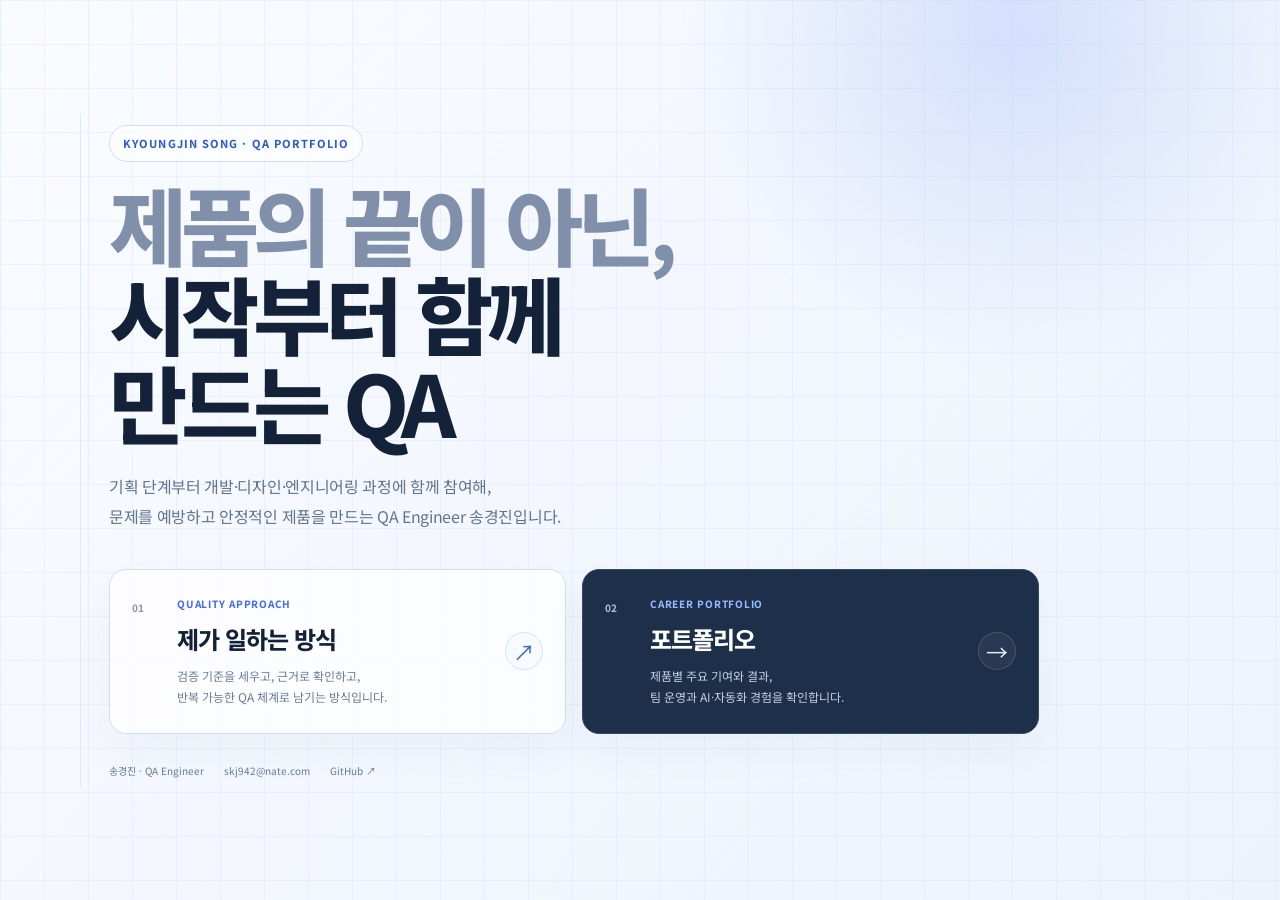
<file: index.html>
<!doctype html>
<html lang="ko">
<head>
<meta charset="utf-8">
<meta name="viewport" content="width=device-width, initial-scale=1">
<meta name="theme-color" content="#f2f6ff">
<meta name="description" content="송경진 QA 포트폴리오. 웹·앱·SaaS 제품의 테스트 실무, QA 운영과 자동화 경험을 소개합니다.">
<title>송경진 | QA Engineer</title>
<link rel="stylesheet" href="style.css">
<link rel="stylesheet" href="entry.css">
<link rel="stylesheet" href="motion.css">
<script src="motion.js" defer></script>
<link rel="stylesheet" href="typography.css">
</head>
<body class="entry-page">
<a class="skip" href="#intro">소개 바로가기</a>
<main id="intro" class="entry">
  <div class="entry-content">
    <div class="entry-label">KYOUNGJIN SONG · QA PORTFOLIO</div>
    <h1><span class="entry-muted">제품의 끝이 아닌,</span><span>시작부터 함께</span><span>만드는 QA</span></h1>
    <p class="entry-description">기획 단계부터 개발·디자인·엔지니어링 과정에 함께 참여해,<br class="desktop-break"> 문제를 예방하고 안정적인 제품을 만드는 QA Engineer 송경진입니다.</p>
    <nav class="entry-paths" aria-label="포트폴리오 시작하기">
      <a class="entry-card" href="approach/"><span class="entry-number" aria-hidden="true">01</span><div><span class="entry-kicker">QUALITY APPROACH</span><h2>제가 일하는 방식</h2><p>검증 기준을 세우고, 근거로 확인하고,<br>반복 가능한 QA 체계로 남기는 방식입니다.</p></div><span class="entry-arrow" aria-hidden="true">↗</span></a>
      <a class="entry-card entry-card-primary" href="portfolio/"><span class="entry-number" aria-hidden="true">02</span><div><span class="entry-kicker">CAREER PORTFOLIO</span><h2>포트폴리오</h2><p>제품별 주요 기여와 결과,<br>팀 운영과 AI·자동화 경험을 확인합니다.</p></div><span class="entry-arrow" aria-hidden="true">→</span></a>
    </nav>
    <div class="entry-footer"><span>송경진 · QA Engineer</span><a href="mailto:skj942@nate.com">skj942@nate.com</a><a href="https://github.com/song1652" target="_blank" rel="noopener">GitHub ↗</a></div>
  </div>
</main>
</body>
</html>
</file>
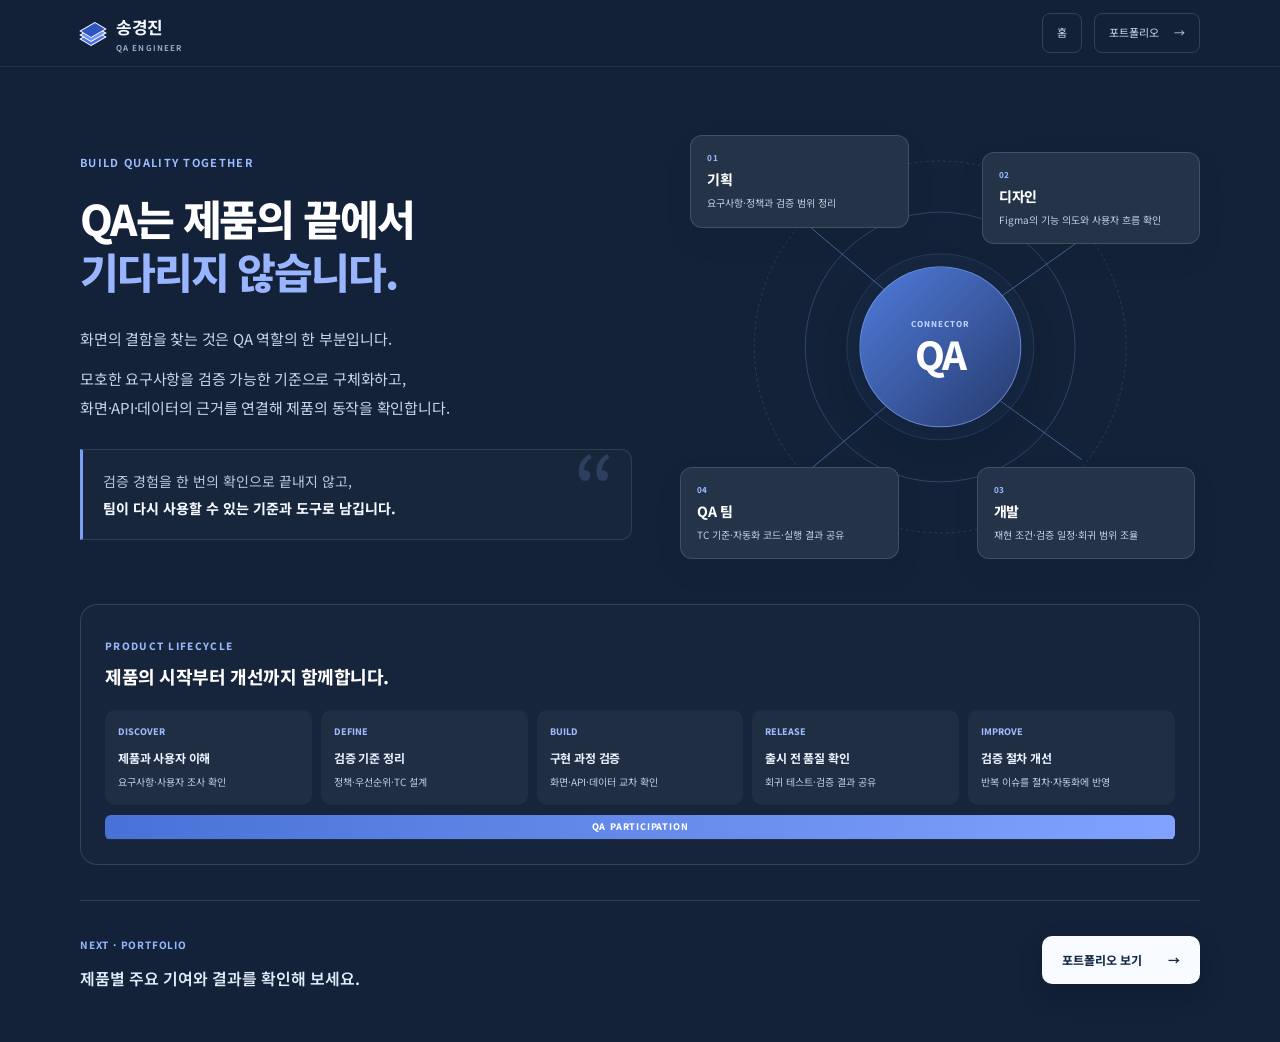
<file: approach/index.html>
<!doctype html>
<html lang="ko"><head><meta charset="utf-8"><meta name="viewport" content="width=device-width, initial-scale=1">
<meta name="theme-color" content="#132238"><meta name="description" content="송경진의 QA 방식. 기획·디자인·개발·QA 팀과 기준을 맞추고 제품 전 과정에서 품질을 검증합니다.">
<title>제가 일하는 방식 | 송경진 QA Engineer</title>
<link rel="stylesheet" href="../style.css"><link rel="stylesheet" href="../refresh.css"><link rel="stylesheet" href="../approach.css">
<script src="../approach.js" defer></script><link rel="stylesheet" href="../typography.css">
</head>
<body class="approach-page"><a class="skip" href="#approach-heading">본문 바로가기</a>
<header class="approach-header"><div class="wrap"><a class="approach-brand" href="../" aria-label="송경진 소개 화면"><span class="sig" aria-hidden="true"><i></i><i></i><i></i></span><span>송경진<small>QA ENGINEER</small></span></a><div class="approach-header-actions"><a href="../" aria-label="소개 화면으로 돌아가기">홈</a><a href="../portfolio/">포트폴리오 <span aria-hidden="true">→</span></a></div></div></header>
<main><section id="approach" class="approach-section" aria-labelledby="approach-heading"><div class="wrap">
  <div class="quality-layout">
    <div class="quality-copy">
      <div class="eyebrow">BUILD QUALITY TOGETHER</div>
      <h1 id="approach-heading">QA는 제품의 끝에서<br><em>기다리지 않습니다.</em></h1>
      <p>화면의 결함을 찾는 것은 QA 역할의 한 부분입니다.</p>
      <p>모호한 요구사항을 검증 가능한 기준으로 구체화하고,<br class="quality-wide"> 화면·API·데이터의 근거를 연결해 제품의 동작을 확인합니다.</p>
      <blockquote><p>검증 경험을 한 번의 확인으로 끝내지 않고,<br><strong>팀이 다시 사용할 수 있는 기준과 도구로 남깁니다.</strong></p><span aria-hidden="true">“</span></blockquote>
    </div>
    <div class="quality-orbit" role="group" aria-label="기획, 디자인, 개발, QA 팀을 연결하는 QA">
      <svg class="quality-orbit-lines" viewBox="0 0 540 440" fill="none" aria-hidden="true">
        <circle cx="270" cy="220" r="193" stroke="#365178" stroke-dasharray="3 3" opacity=".6"/>
        <circle cx="270" cy="220" r="140" stroke="#405c85" opacity=".65"/>
        <path d="M132 93 240 184M420 106 303 189M129 352 241 259M417 337 302 254" stroke="#597fbe" opacity=".75"/>
      </svg>
      <div class="quality-qa"><span>CONNECTOR</span><strong>QA</strong></div>
      <div class="quality-node quality-node-plan"><span>01</span><h3>기획</h3><p>요구사항·정책과 검증 범위 정리</p></div>
      <div class="quality-node quality-node-design"><span>02</span><h3>디자인</h3><p>Figma의 기능 의도와 사용자 흐름 확인</p></div>
      <div class="quality-node quality-node-dev"><span>03</span><h3>개발</h3><p>재현 조건·검증 일정·회귀 범위 조율</p></div>
      <div class="quality-node quality-node-team"><span>04</span><h3>QA 팀</h3><p>TC 기준·자동화 코드·실행 결과 공유</p></div>
    </div>
  </div>
  <div class="quality-lifecycle">
    <div class="quality-lifecycle-heading"><span>PRODUCT LIFECYCLE</span><h3>제품의 시작부터 개선까지 함께합니다.</h3></div>
    <ol class="quality-stages">
      <li><span>DISCOVER</span><strong>제품과 사용자 이해</strong><p>요구사항·사용자 조사 확인</p></li>
      <li><span>DEFINE</span><strong>검증 기준 정리</strong><p>정책·우선순위·TC 설계</p></li>
      <li><span>BUILD</span><strong>구현 과정 검증</strong><p>화면·API·데이터 교차 확인</p></li>
      <li><span>RELEASE</span><strong>출시 전 품질 확인</strong><p>회귀 테스트·검증 결과 공유</p></li>
      <li><span>IMPROVE</span><strong>검증 절차 개선</strong><p>반복 이슈를 절차·자동화에 반영</p></li>
    </ol>
    <div class="quality-participation">QA PARTICIPATION</div>
  </div>
<div class="approach-ending"><div><span>NEXT · PORTFOLIO</span><p>제품별 주요 기여와 결과를 확인해 보세요.</p></div><a href="../portfolio/">포트폴리오 보기 <span aria-hidden="true">→</span></a></div></div></section></main></body></html>
</file>
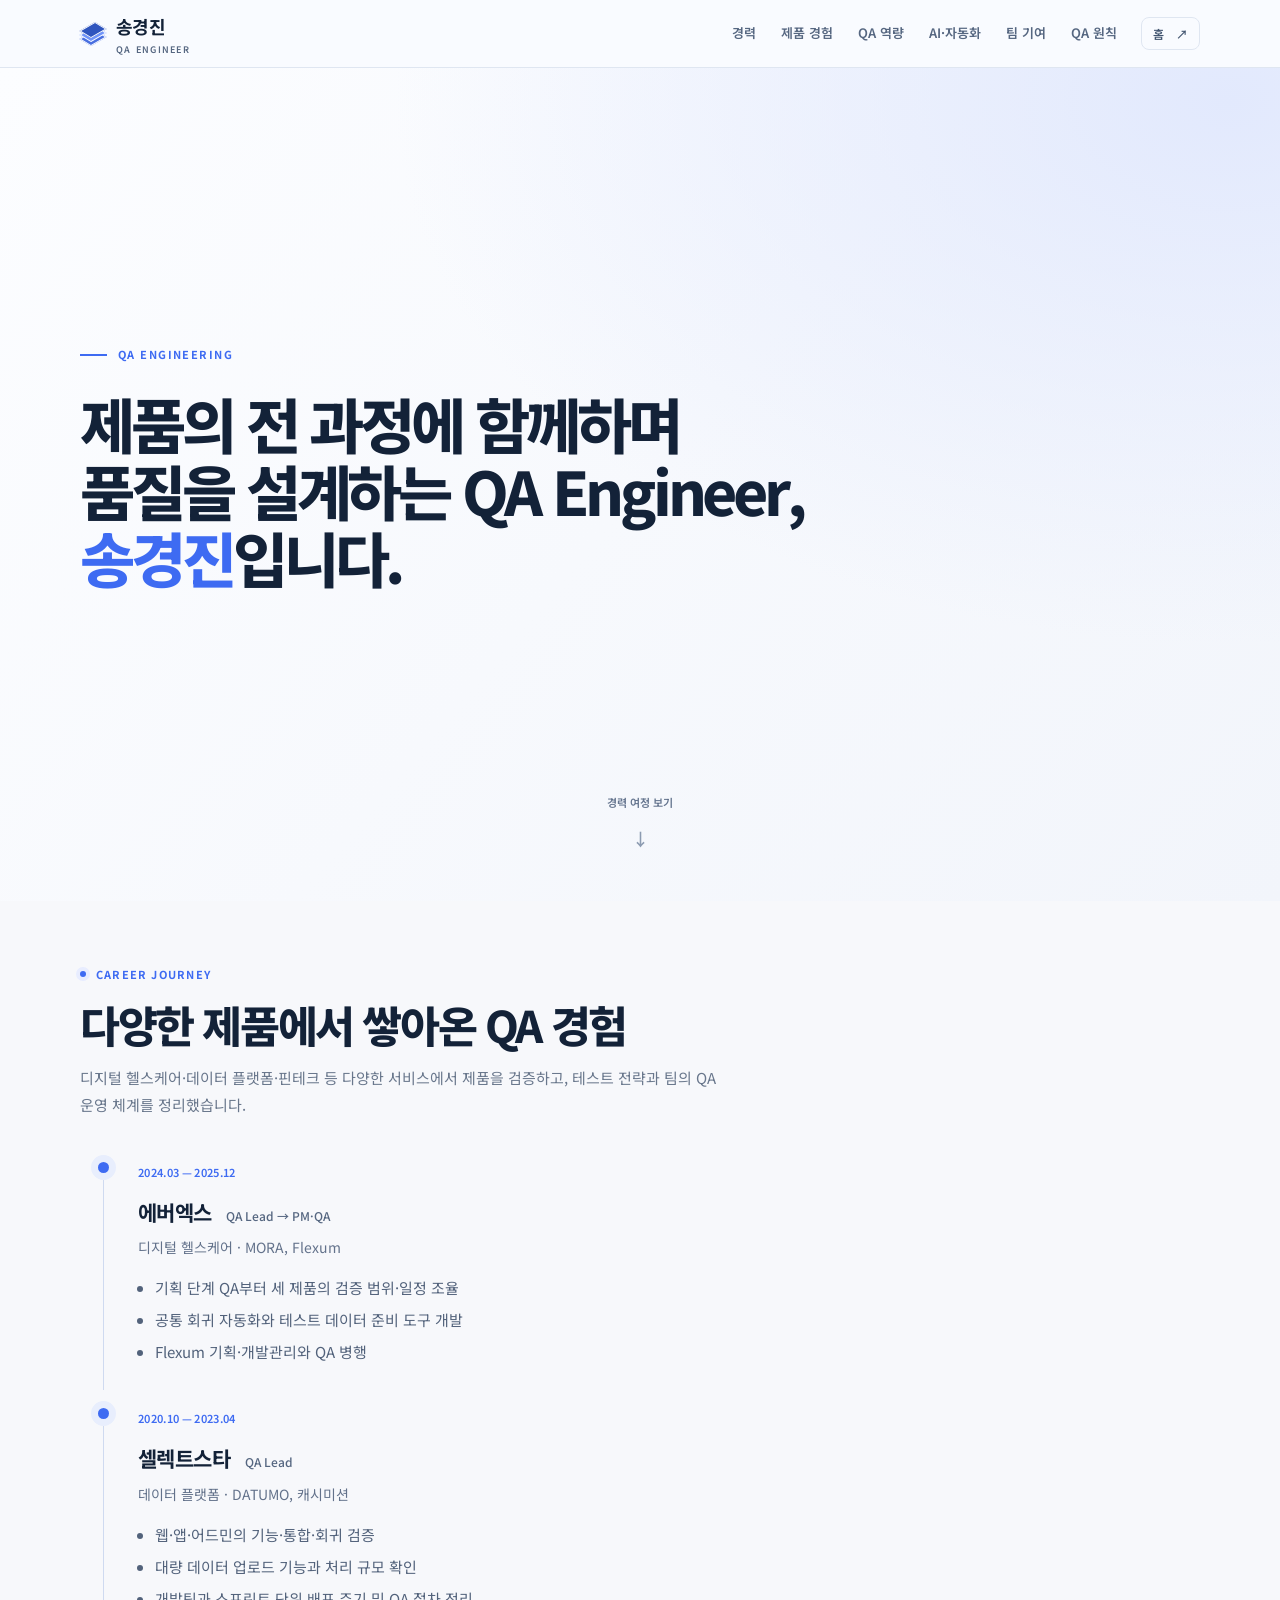
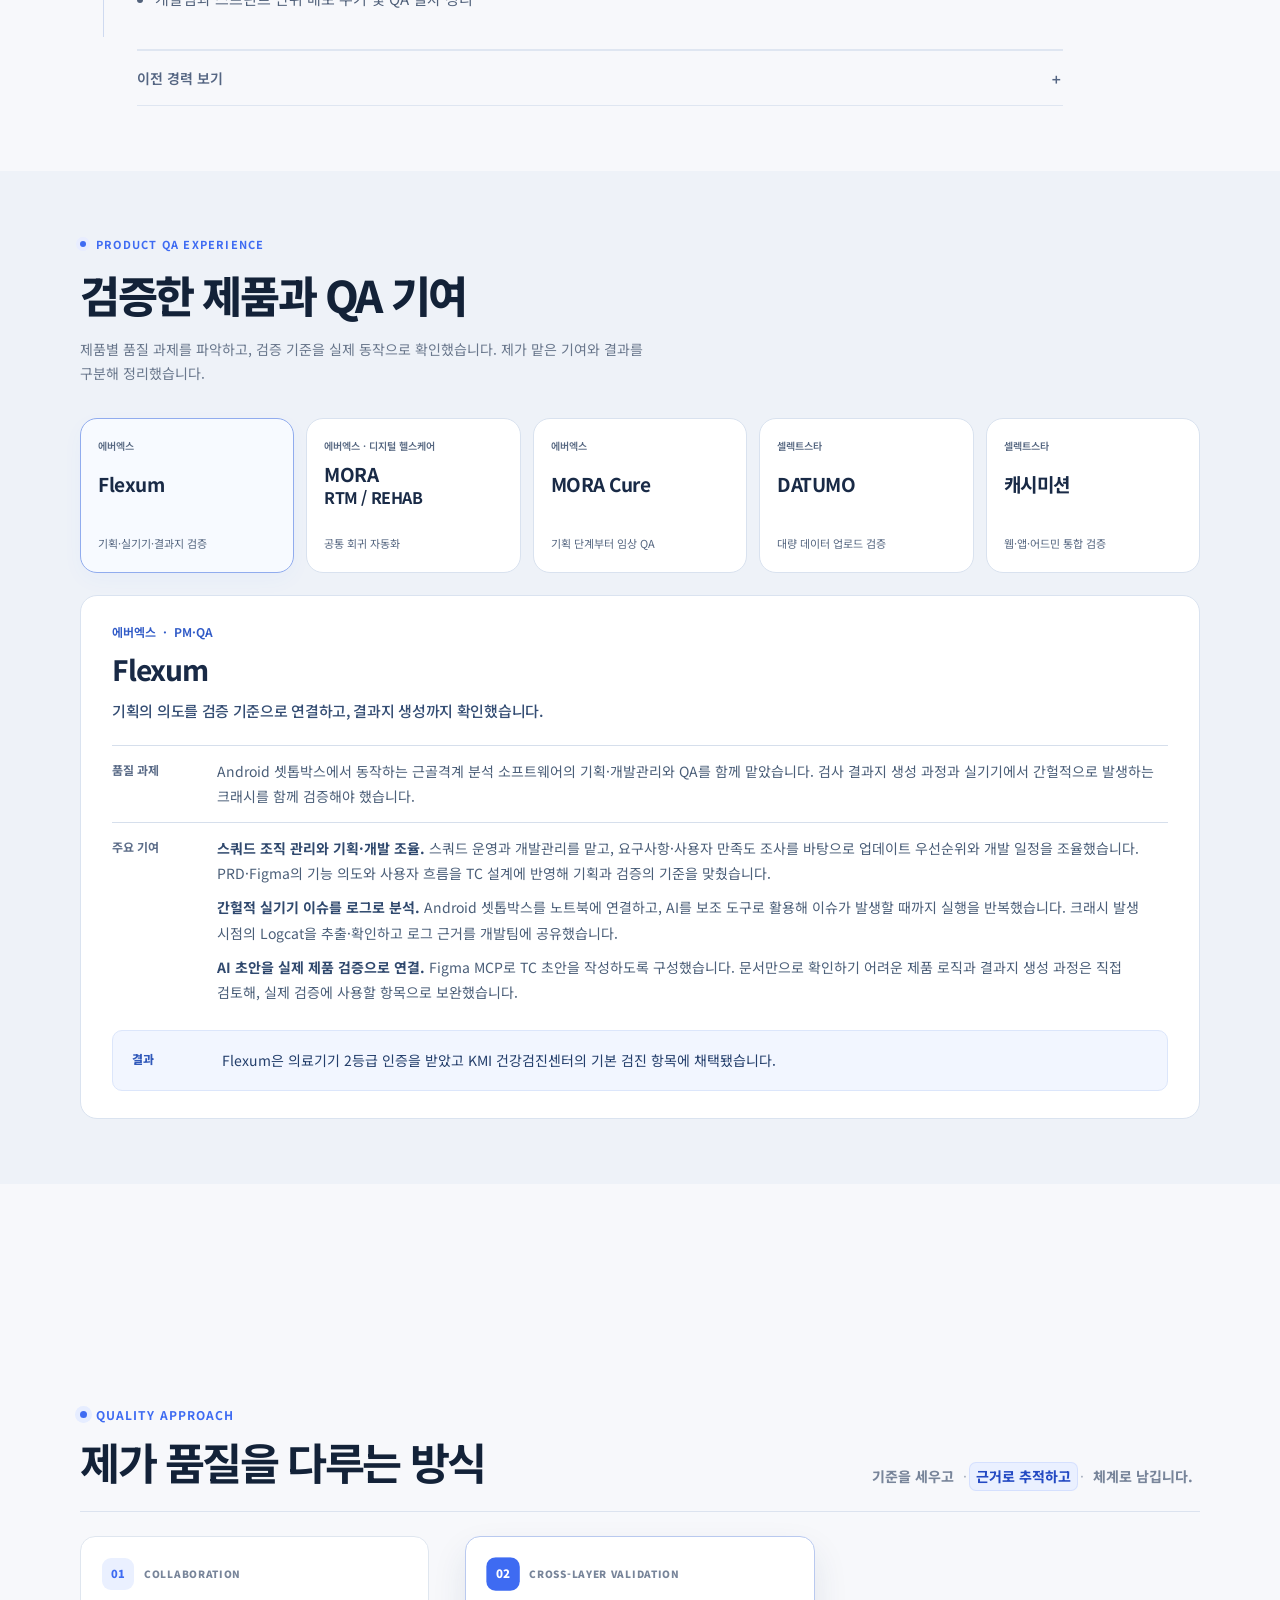
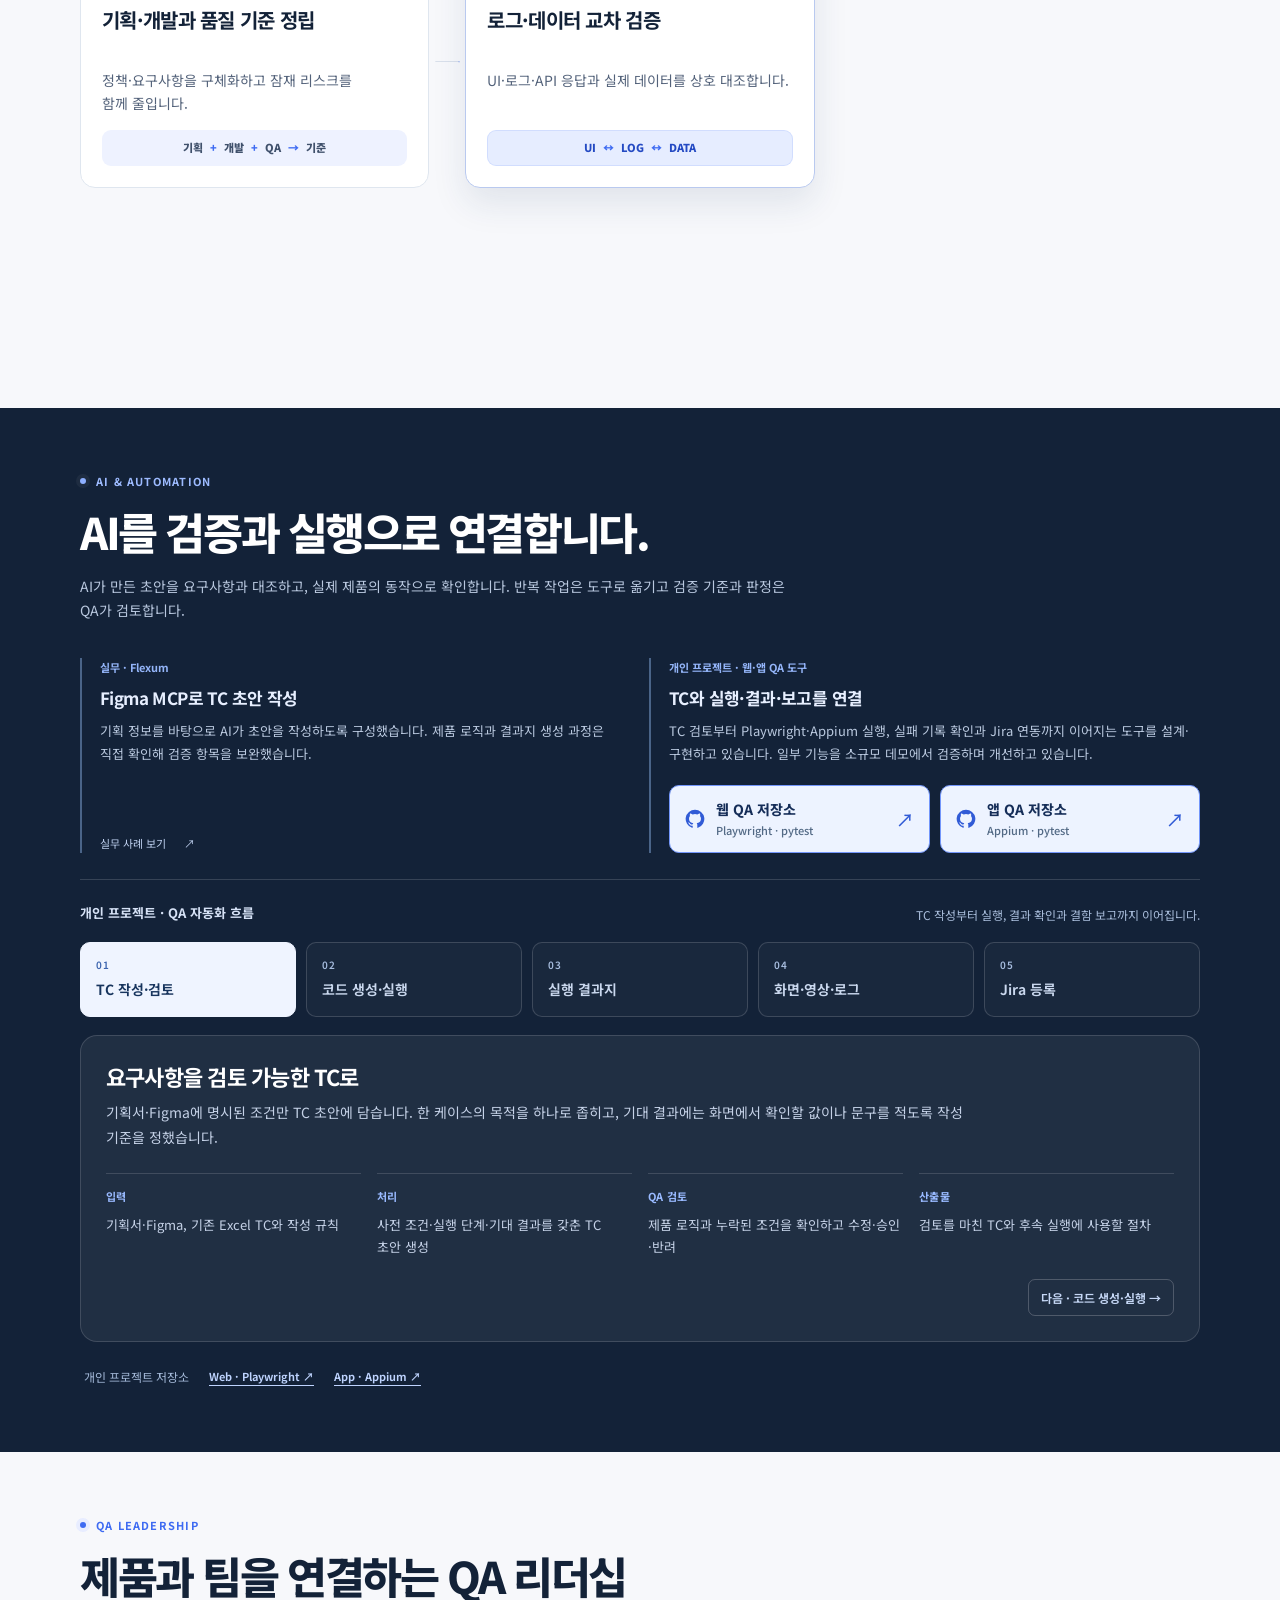
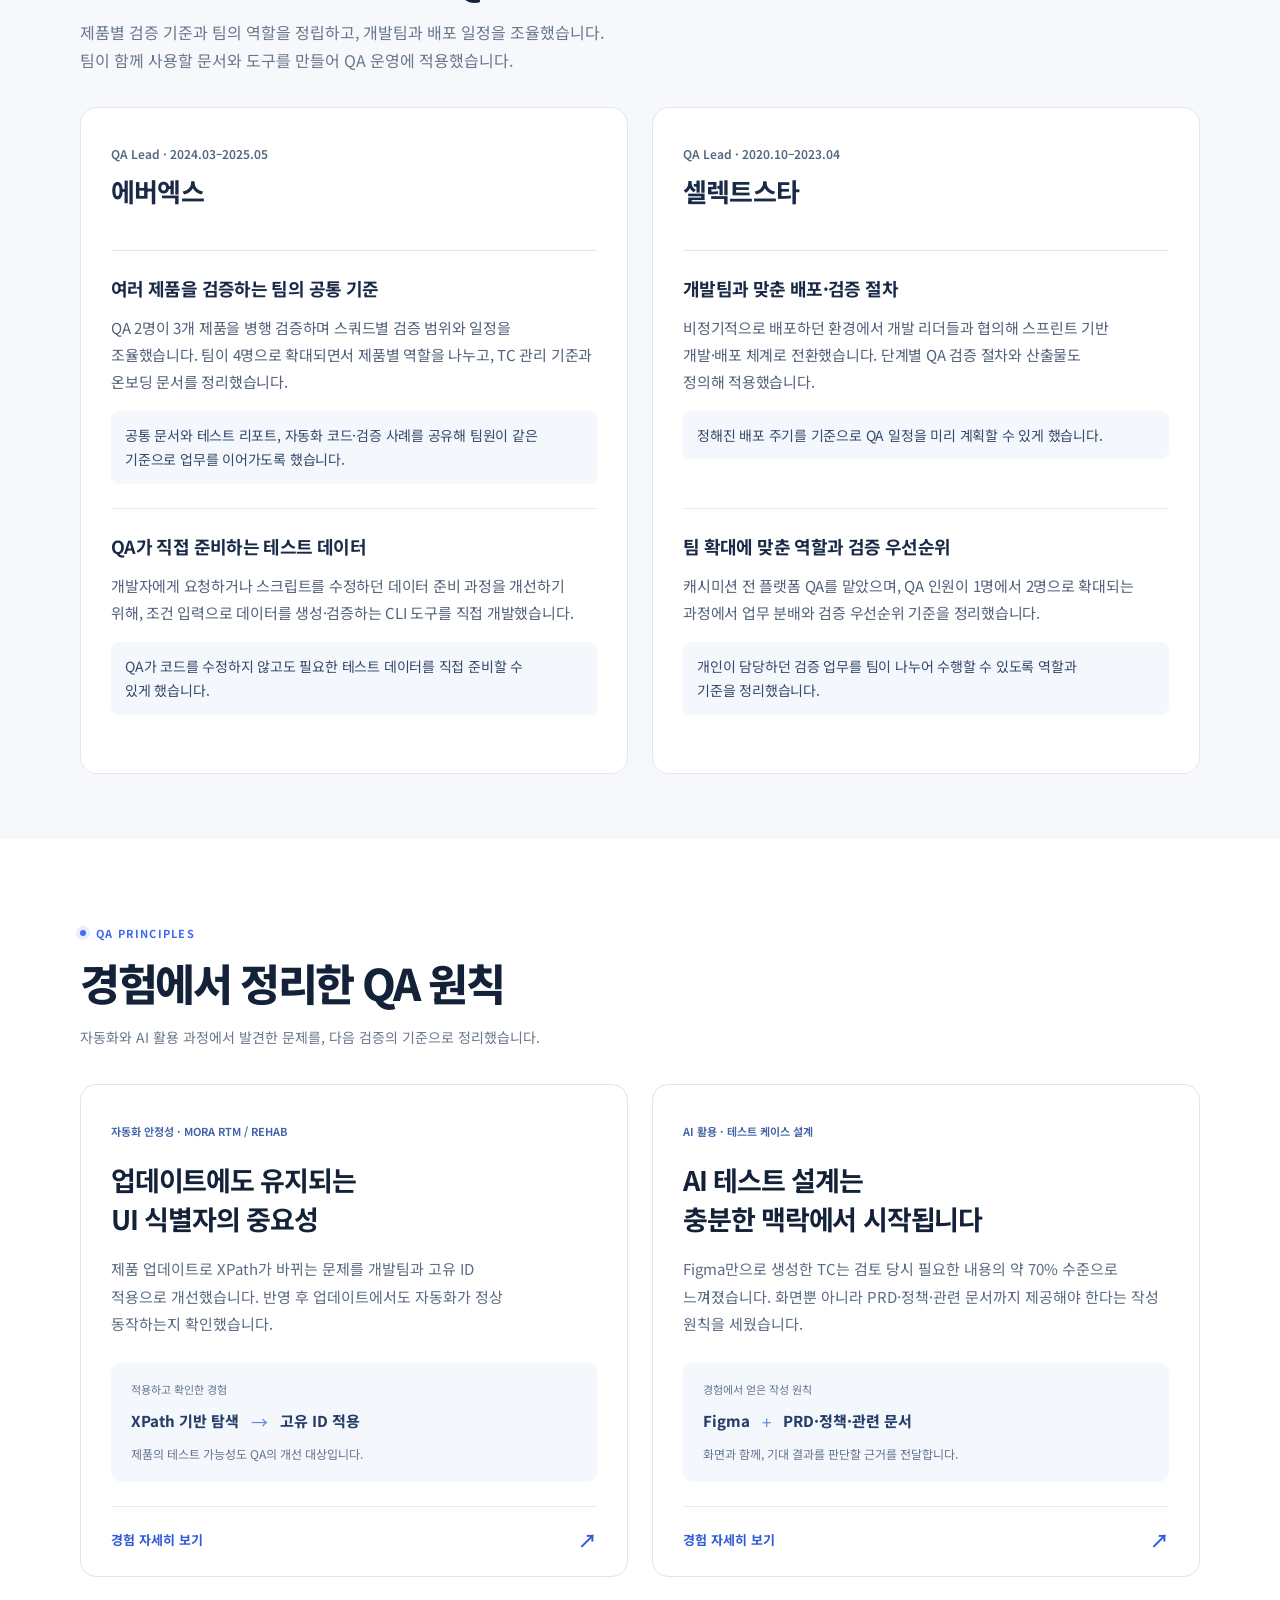
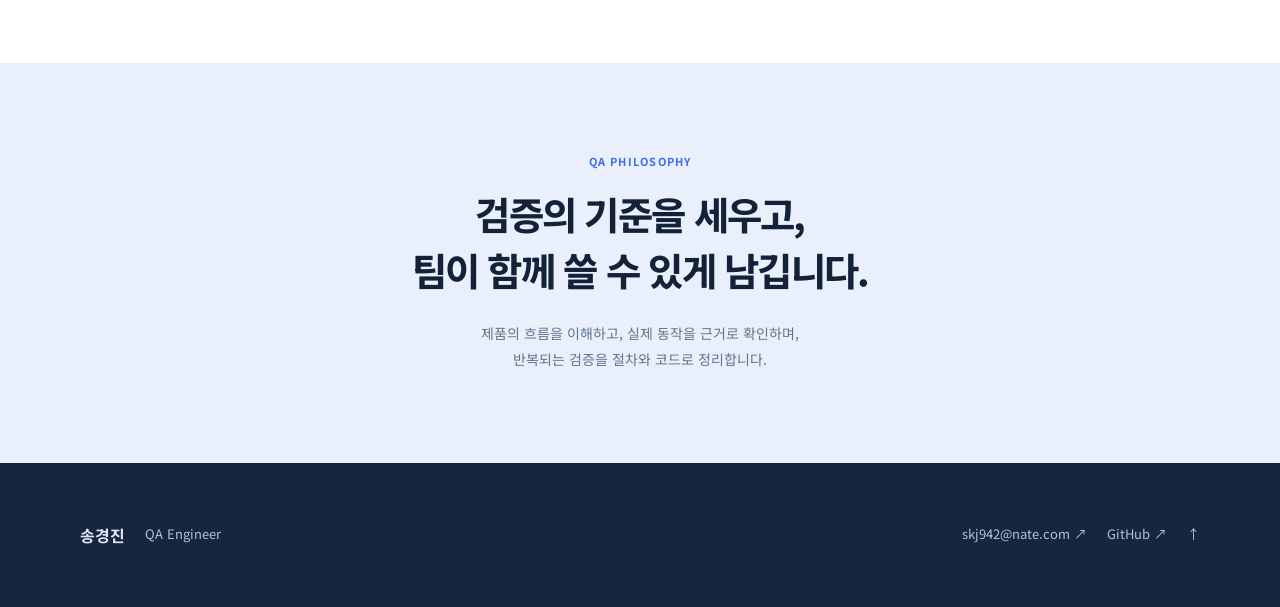
<file: portfolio/index.html>
<!doctype html>
<html lang="ko">
<head>
<meta charset="utf-8"><meta name="viewport" content="width=device-width, initial-scale=1">
<meta name="theme-color" content="#f1f6ff"><meta name="description" content="송경진 QA 포트폴리오. 에버엑스와 셀렉트스타에서 맡은 제품 검증, 테스트 자동화 코드와 직접 만든 웹·앱 QA 도구를 소개합니다.">
<title>송경진 | QA Engineer</title>
<link rel="stylesheet" href="../style.css">
<link rel="stylesheet" href="../home.css">
<link rel="stylesheet" href="../cases.css">
<link rel="stylesheet" href="../lab.css">
<link rel="stylesheet" href="../refresh.css">
<link rel="stylesheet" href="../article.css">
<script src="../portfolio.js" defer></script>
<script src="../cases.js" defer></script>
<script src="../lab.js" defer></script>
<link rel="stylesheet" href="../motion.css">
<script src="../motion.js" defer></script>
<link rel="stylesheet" href="../typography.css">
<link rel="stylesheet" href="../quality.css">
<script src="../quality.js" defer></script>
<link rel="stylesheet" href="../leadership.css">
<link rel="stylesheet" href="../project-links.css">
<link rel="stylesheet" href="../principles.css">
</head>
<body>
<a class="skip" href="#work">본문 바로가기</a>
<header class="top"><div class="wrap bar"><a class="brand" href="#home" aria-label="송경진 포트폴리오 처음으로"><span class="sig" aria-hidden="true"><i></i><i></i><i></i></span><span>송경진<small class="brand-sub">QA ENGINEER</small></span></a><nav aria-label="주 메뉴"><a href="#career">경력</a><a href="#work">제품 경험</a><a href="#competencies">QA 역량</a><a href="#lab">AI·자동화</a><a href="#impact">팀 기여</a><a href="#principles">QA 원칙</a></nav><a class="nav-git home-link" href="../" aria-label="소개 화면으로 돌아가기">홈 <span aria-hidden="true">↗</span></a></div></header>
<main id="home">
<section class="hero"><div class="wrap hero-grid">
<div class="hero-copy"><div class="role"><span class="rule"></span>QA Engineering</div>
<h1><span>제품의 전 과정에 함께하며</span><span>품질을 설계하는 QA Engineer,</span><span><em>송경진</em>입니다.</span></h1></div>
<a class="hero-scroll" href="#career">경력 여정 보기 <span aria-hidden="true">↓</span></a>
</div></section>

<section class="career-section" id="career"><div class="wrap career-grid"><div><div class="eyebrow">Career Journey</div><h2>다양한 제품에서 쌓아온 QA 경험</h2><p>디지털 헬스케어·데이터 플랫폼·핀테크 등 다양한 서비스에서 제품을 검증하고, 테스트 전략과 팀의 QA 운영 체계를 정리했습니다.</p></div><div class="timeline">
<article><span class="period">2024.03 — 2025.12</span><h3>에버엑스 <small>QA Lead → PM·QA</small></h3><p>디지털 헬스케어 · MORA, Flexum</p><ul class="career-points"><li>기획 단계 QA부터 세 제품의 검증 범위·일정 조율</li><li>공통 회귀 자동화와 테스트 데이터 준비 도구 개발</li><li>Flexum 기획·개발관리와 QA 병행</li></ul></article>
<article><span class="period">2020.10 — 2023.04</span><h3>셀렉트스타 <small>QA Lead</small></h3><p>데이터 플랫폼 · DATUMO, 캐시미션</p><ul class="career-points"><li>웹·앱·어드민의 기능·통합·회귀 검증</li><li>대량 데이터 업로드 기능과 처리 규모 확인</li><li>개발팀과 스프린트 단위 배포 주기 및 QA 절차 정리</li></ul></article>
<details><summary>이전 경력 보기 <span aria-hidden="true">＋</span></summary><dl><dt>스트리미 · 고팍스</dt><dd>2019.11–2020.08 · 거래소 웹·앱 QA</dd><dt>DECENTRON</dt><dd>2018.05–2019.06 · 거래소 QA·신규 기능 기획</dd><dt>BNSWORKS · Syrup Wallet</dt><dd>2014.08–2018.02 · 모바일 지갑 웹·앱 QA</dd><dt>테스트이앤씨</dt><dd>2012.07–2013.10 · 스토어 서비스 QA</dd><dt>와이즈와이어즈 대행</dt><dd>2010.12–2012.06 · 모바일 게임·웹 QA</dd></dl></details></div></div></section>
<section class="section dossier-work" id="work" aria-labelledby="work-heading"><div class="wrap">
  <div class="dossier-section-head">
    <div class="eyebrow">Product QA Experience</div>
    <h2 id="work-heading">검증한 제품과 QA 기여</h2>
    <p class="section-description">제품별 품질 과제를 파악하고, 검증 기준을 실제 동작으로 확인했습니다. 제가 맡은 기여와 결과를 구분해 정리했습니다.</p>
  </div>
  <div class="dossier-layout">
    <nav class="dossier-index" aria-label="제품 사례 선택">
      <a href="#case-flexum" data-product="flexum"><span>에버엑스</span><strong>Flexum</strong><small>기획·실기기·결과지 검증</small></a>
      <a href="#case-mora" data-product="mora"><span>에버엑스 · 디지털 헬스케어</span><strong>MORA <span class="product-subname">RTM / REHAB</span></strong><small>공통 회귀 자동화</small></a>
      <a href="#case-cure" data-product="cure"><span>에버엑스</span><strong>MORA Cure</strong><small>기획 단계부터 임상 QA</small></a>
      <a href="#case-datumo" data-product="datumo"><span>셀렉트스타</span><strong>DATUMO</strong><small>대량 데이터 업로드 검증</small></a>
      <a href="#case-cash" data-product="cash"><span>셀렉트스타</span><strong>캐시미션</strong><small>웹·앱·어드민 통합 검증</small></a>
    </nav>
    <div class="dossier-content">
      <article id="case-flexum" class="dossier-panel" data-case="flexum" aria-labelledby="title-flexum">
        <header><p class="dossier-meta">에버엑스 <span>·</span> PM·QA</p><h3 id="title-flexum">Flexum</h3><p class="dossier-deck">기획의 의도를 검증 기준으로 연결하고, 결과지 생성까지 확인했습니다.</p></header>
        <dl class="case-facts">
          <div><dt>품질 과제</dt><dd>Android 셋톱박스에서 동작하는 근골격계 분석 소프트웨어의 기획·개발관리와 QA를 함께 맡았습니다. 검사 결과지 생성 과정과 실기기에서 간헐적으로 발생하는 크래시를 함께 검증해야 했습니다.</dd></div>
          
          <div class="case-contribution"><dt>주요 기여</dt><dd><p><strong>스쿼드 조직 관리와 기획·개발 조율.</strong> 스쿼드 운영과 개발관리를 맡고, 요구사항·사용자 만족도 조사를 바탕으로 업데이트 우선순위와 개발 일정을 조율했습니다. PRD·Figma의 기능 의도와 사용자 흐름을 TC 설계에 반영해 기획과 검증의 기준을 맞췄습니다.</p><p><strong>간헐적 실기기 이슈를 로그로 분석.</strong> Android 셋톱박스를 노트북에 연결하고, AI를 보조 도구로 활용해 이슈가 발생할 때까지 실행을 반복했습니다. 크래시 발생 시점의 Logcat을 추출·확인하고 로그 근거를 개발팀에 공유했습니다.</p><p><strong>AI 초안을 실제 제품 검증으로 연결.</strong> Figma MCP로 TC 초안을 작성하도록 구성했습니다. 문서만으로 확인하기 어려운 제품 로직과 결과지 생성 과정은 직접 검토해, 실제 검증에 사용할 항목으로 보완했습니다.</p></dd></div>
          <div class="case-result"><dt>결과</dt><dd>Flexum은 의료기기 2등급 인증을 받았고 KMI 건강검진센터의 기본 검진 항목에 채택됐습니다.</dd></div>
        </dl>
      </article>
      <article id="case-mora" class="dossier-panel" data-case="mora" aria-labelledby="title-mora">
        <header><p class="dossier-meta">에버엑스 <span>·</span> 회귀 자동화</p><h3 id="title-mora">MORA RTM / REHAB</h3><p class="dossier-deck">중복되는 회귀 검증을 코드로 묶어, 출시 대응과 신규 기능 QA를 병행했습니다.</p></header>
        <dl class="case-facts">
          <div><dt>품질 과제</dt><dd>기존 제품과 화이트라벨 버전에 같은 처방 기능이 있었습니다. 새 기능을 검증하는 동안에도 두 버전에서 기존 동작을 반복해서 확인해야 했습니다.</dd></div>
          
          <div class="case-contribution"><dt>주요 기여</dt><dd><p><strong>화면과 데이터로 검증 근거 확보.</strong> API 응답 건수·화면 표시 건수·실제 목록 수를 대조하고, 불일치하면 비교값을 오류 메시지에 남겼습니다. Swagger·Postman으로 테스트 데이터를 직접 생성해 검증에 활용하고, 환자 데이터의 적합성도 확인했습니다.</p><p><strong>반복 실행할 수 있는 회귀 절차 구성.</strong> Python·Selenium·pytest로 공통 검증 코드를 직접 작성하고 실행 환경과 사용법을 팀에 공유했습니다. AI는 코드 리뷰를 보조하는 데 활용했습니다.</p></dd></div>
          <div class="case-result"><dt>결과</dt><dd>회귀 테스트 자동화를 처음 도입했습니다. 화이트라벨 제품은 고객사에 성공적으로 납품됐으며, 자사 제품은 미국·싱가포르 등 해외 시장에서 운영되고 있습니다.</dd></div>
        </dl>
      </article>
      <article id="case-cure" class="dossier-panel" data-case="cure" aria-labelledby="title-cure">
        <header><p class="dossier-meta">에버엑스 <span>·</span> 기획 단계부터 참여한 임상 QA</p><h3 id="title-cure">MORA Cure</h3><p class="dossier-deck">기획 단계부터 참여해 검증 범위를 정하고, 기능·환자 데이터·임상 산출물을 함께 관리했습니다.</p></header>
        <dl class="case-facts">
          <div><dt>품질 과제</dt><dd>기획 단계부터 임상 검증용 웹·앱의 QA를 맡았습니다. 제품의 요구사항을 테스트 계획과 검증 조건으로 구체화하고, 환자 데이터의 정상 노출과 기능 동작을 확인할 근거를 갖춰야 했습니다.</dd></div>
          
          <div class="case-contribution"><dt>주요 기여</dt><dd><p><strong>기획 단계의 검증 범위·계획 수립.</strong> 개발 스쿼드와 테스트 환경·로드맵을 협의하고, 테스트 계획과 웹·앱 TC를 설계했습니다.</p><p><strong>기능과 환자 데이터의 적합성 검증.</strong> 모바일 실기기에서 동작을 확인하고, Swagger를 활용해 데이터 적합성을 검증했습니다. 환자 데이터가 주차별로 정상 노출되는지도 확인했습니다.</p><p><strong>임상 검증 산출물 관리.</strong> 규제 요구사항을 테스트 조건과 산출물에 반영하고, 이후 임상 문서 재제출·보완에도 대응했습니다.</p></dd></div>
          <div class="case-result"><dt>결과</dt><dd>MORA Cure 프로젝트가 임상 승인을 획득했습니다.</dd></div>
        </dl>
      </article>
      <article id="case-datumo" class="dossier-panel" data-case="datumo" aria-labelledby="title-datumo">
        <header><p class="dossier-meta">셀렉트스타 <span>·</span> SaaS 기능·성능 검증</p><h3 id="title-datumo">DATUMO</h3><p class="dossier-deck">기능의 정상 동작과 대량 데이터 처리 규모를 함께 확인했습니다.</p></header>
        <dl class="case-facts">
          <div><dt>품질 과제</dt><dd>기업용 데이터 관리 SaaS의 상용화를 위한 QA를 맡았습니다. 웹 기능의 정상 동작과 함께 대량 데이터를 올릴 때 서비스가 감당할 수 있는 규모를 확인해야 했습니다.</dd></div>
          
          <div class="case-contribution"><dt>주요 기여</dt><dd><p><strong>상용화를 위한 기능 검증.</strong> 웹 기능별 TC를 설계·실행하고, 대량 업로드는 데이터 규모를 바꿔가며 실제 처리 결과를 확인했습니다.</p><p><strong>개발팀과 처리 범위 교차 확인.</strong> 백엔드 개발자와 수십만 건의 데이터를 업로드해 최대 처리 규모와 적정 규모를 구분했습니다. 화면의 정상 동작만으로 판단하기 어려운 성능 범위를 실제 데이터로 확인했습니다.</p></dd></div>
          <div class="case-result"><dt>결과</dt><dd>DATUMO는 10개 이상의 대기업 고객사에 납품됐습니다.</dd></div>
        </dl>
      </article>
      <article id="case-cash" class="dossier-panel" data-case="cash" aria-labelledby="title-cash">
        <header><p class="dossier-meta">셀렉트스타 <span>·</span> 플랫폼 통합·회귀 검증</p><h3 id="title-cash">캐시미션</h3><p class="dossier-deck">개별 기능부터 채널 간 연결까지, 전 플랫폼의 검증 범위를 정리했습니다.</p></header>
        <dl class="case-facts">
          <div><dt>품질 과제</dt><dd>데이터 가공 크라우드소싱 플랫폼에서 웹·앱·어드민 QA를 전담했습니다. 각 채널의 기능과 변경이 반영된 뒤의 통합 동작을 함께 검증해야 했습니다.</dd></div>
          
          <div class="case-contribution"><dt>주요 기여</dt><dd><p><strong>채널을 연결한 기능·통합·회귀 검증.</strong> Web·Android·iOS·Admin을 함께 확인하고, 변경 후 영향을 검토했습니다. 발견한 결함을 분석해 검증 항목의 우선순위를 정했습니다.</p><p><strong>팀이 함께 검증하는 기준 마련.</strong> QA가 1명에서 2명으로 늘면서 채널별 범위와 담당을 나눴습니다. 공통으로 사용할 테스트 환경을 정리해 개인의 확인을 팀 단위 검증으로 확장했습니다.</p></dd></div>
          <div class="case-result"><dt>결과</dt><dd>빠른 릴리즈 주기에도 검증 근거를 전달하고, 재사용 가능한 문서와 테스트 환경을 구축해 팀의 QA 환경을 표준화했습니다.</dd></div>
        </dl>
      </article>
    </div>
  </div>
</div></section>


<section class="quality-overview" id="competencies" aria-labelledby="quality-heading"><div class="wrap">
<div class="quality-overview-heading"><div><div class="eyebrow">QUALITY APPROACH</div><h2 id="quality-heading">제가 품질을 다루는 방식</h2></div>
<p class="quality-flow-summary"><span class="quality-flow-phrase">기준을 세우고</span><i aria-hidden="true">·</i><span class="quality-flow-phrase">근거로 추적하고</span><i aria-hidden="true">·</i><span class="quality-flow-phrase">체계로 남깁니다.</span></p></div>
<div class="quality-card-grid">
<article class="quality-card"><div class="quality-card-marker"><b>01</b><span>COLLABORATION</span></div><h3>기획·개발과 품질 기준 정립</h3><p>정책·요구사항을 구체화하고 잠재 리스크를 함께 줄입니다.</p><div class="quality-signal"><span>기획</span><b>+</b><span>개발</span><b>+</b><span>QA</span><b>→</b><span>기준</span></div></article>
<div class="quality-connector" aria-hidden="true"><span></span></div>
<article class="quality-card"><div class="quality-card-marker"><b>02</b><span>CROSS-LAYER VALIDATION</span></div><h3>로그·데이터 교차 검증</h3><p>UI·로그·API 응답과 실제 데이터를 상호 대조합니다.</p><div class="quality-signal"><span>UI</span><b>↔</b><span>LOG</span><b>↔</b><span>DATA</span></div></article>
<div class="quality-connector" aria-hidden="true"><span></span></div>
<article class="quality-card"><div class="quality-card-marker"><b>03</b><span>QA ENGINEERING</span></div><h3>QA 파이프라인 설계</h3><p>검증 경험을 반복 가능한 체계로 남깁니다.</p><div class="quality-signal"><span>REQ</span><b>→</b><span>TC</span><b>→</b><span>검증</span><b>→</b><span>보고</span></div></article>
</div></div></section>

<section id="lab" class="lab-casebook" aria-labelledby="lc-heading">
  <div class="wrap">
    <div class="lc-intro">
      <div><div class="lc-kicker">AI & AUTOMATION</div><h2 id="lc-heading">AI를 검증과 실행으로 연결합니다.</h2><p class="section-description">AI가 만든 초안을 요구사항과 대조하고, 실제 제품의 동작으로 확인합니다. 반복 작업은 도구로 옮기고 검증 기준과 판정은 QA가 검토합니다.</p></div>
    </div>
    <div class="ai-context"><div><span class="context-label">실무 · Flexum</span><h3>Figma MCP로 TC 초안 작성</h3><p>기획 정보를 바탕으로 AI가 초안을 작성하도록 구성했습니다. 제품 로직과 결과지 생성 과정은 직접 확인해 검증 항목을 보완했습니다.</p><a href="#case-flexum">실무 사례 보기 <span aria-hidden="true">↗</span></a></div><div><span class="context-label">개인 프로젝트 · 웹·앱 QA 도구</span><h3>TC와 실행·결과·보고를 연결</h3><p>TC 검토부터 Playwright·Appium 실행, 실패 기록 확인과 Jira 연동까지 이어지는 도구를 설계·구현하고 있습니다. 일부 기능을 소규모 데모에서 검증하며 개선하고 있습니다.</p><div class="project-repo-links" role="group" aria-label="개인 프로젝트 GitHub 저장소"><a class="project-repo-button" href="https://github.com/song1652/qa-native-fixed" target="_blank" rel="noopener" aria-label="웹 QA 저장소 GitHub에서 새 탭으로 열기"><svg viewBox="0 0 24 24" width="20" height="20" aria-hidden="true" fill="currentColor"><path d="M12 .8a11.2 11.2 0 0 0-3.54 21.83c.56.1.77-.24.77-.54v-2.1c-3.13.68-3.79-1.33-3.79-1.33-.51-1.3-1.25-1.65-1.25-1.65-1.02-.7.08-.69.08-.69 1.13.08 1.73 1.16 1.73 1.16 1 1.72 2.63 1.22 3.27.93.1-.73.39-1.22.71-1.5-2.5-.28-5.13-1.25-5.13-5.56 0-1.23.44-2.23 1.16-3.02-.12-.28-.5-1.43.11-2.98 0 0 .95-.3 3.08 1.15a10.7 10.7 0 0 1 5.6 0c2.14-1.45 3.08-1.15 3.08-1.15.61 1.55.23 2.7.11 2.98a4.35 4.35 0 0 1 1.16 3.02c0 4.32-2.63 5.28-5.14 5.56.4.35.76 1.03.76 2.08v3.1c0 .3.2.65.77.54A11.2 11.2 0 0 0 12 .8Z"/></svg><span>웹 QA 저장소<small>Playwright · pytest</small></span><b aria-hidden="true">↗</b></a><a class="project-repo-button" href="https://github.com/song1652/qa-native-app" target="_blank" rel="noopener" aria-label="앱 QA 저장소 GitHub에서 새 탭으로 열기"><svg viewBox="0 0 24 24" width="20" height="20" aria-hidden="true" fill="currentColor"><path d="M12 .8a11.2 11.2 0 0 0-3.54 21.83c.56.1.77-.24.77-.54v-2.1c-3.13.68-3.79-1.33-3.79-1.33-.51-1.3-1.25-1.65-1.25-1.65-1.02-.7.08-.69.08-.69 1.13.08 1.73 1.16 1.73 1.16 1 1.72 2.63 1.22 3.27.93.1-.73.39-1.22.71-1.5-2.5-.28-5.13-1.25-5.13-5.56 0-1.23.44-2.23 1.16-3.02-.12-.28-.5-1.43.11-2.98 0 0 .95-.3 3.08 1.15a10.7 10.7 0 0 1 5.6 0c2.14-1.45 3.08-1.15 3.08-1.15.61 1.55.23 2.7.11 2.98a4.35 4.35 0 0 1 1.16 3.02c0 4.32-2.63 5.28-5.14 5.56.4.35.76 1.03.76 2.08v3.1c0 .3.2.65.77.54A11.2 11.2 0 0 0 12 .8Z"/></svg><span>앱 QA 저장소<small>Appium · pytest</small></span><b aria-hidden="true">↗</b></a></div></div></div>
    <div class="lab-evidence-heading"><span>개인 프로젝트 · QA 자동화 흐름</span><p>TC 작성부터 실행, 결과 확인과 결함 보고까지 이어집니다.</p></div>
    <div class="lc-nav" aria-label="자동화 작업 단계">
      <a id="lc-tab-write" href="#lc-write" data-lc-key="write"><small>01</small>TC 작성·검토</a>
      <a id="lc-tab-run" href="#lc-run" data-lc-key="run"><small>02</small>코드 생성·실행</a>
      <a id="lc-tab-report" href="#lc-report" data-lc-key="report"><small>03</small>실행 결과지</a>
      <a id="lc-tab-evidence" href="#lc-evidence" data-lc-key="evidence"><small>04</small>화면·영상·로그</a>
      <a id="lc-tab-jira" href="#lc-jira" data-lc-key="jira"><small>05</small>Jira 등록</a>
    </div>

    <article class="lc-panel" id="lc-write"><div class="lc-panelhead"><div><div class="lc-tag">REQUIREMENTS & TC</div><h3>요구사항을 검토 가능한 TC로</h3></div></div><p class="process-description">기획서·Figma에 명시된 조건만 TC 초안에 담습니다. 한 케이스의 목적을 하나로 좁히고, 기대 결과에는 화면에서 확인할 값이나 문구를 적도록 작성 기준을 정했습니다.</p><div class="process-grid"><div><h4>입력</h4><p>기획서·Figma, 기존 Excel TC와 작성 규칙</p></div><div><h4>처리</h4><p>사전 조건·실행 단계·기대 결과를 갖춘 TC 초안 생성</p></div><div><h4>QA 검토</h4><p>제품 로직과 누락된 조건을 확인하고 수정·승인·반려</p></div><div><h4>산출물</h4><p>검토를 마친 TC와 후속 실행에 사용할 절차</p></div></div></article>

    <article class="lc-panel" id="lc-run"><div class="lc-panelhead"><div><div class="lc-tag">GENERATE & RUN</div><h3>검토한 TC를 웹·앱 실행으로</h3></div></div><p class="process-description">웹은 TC와 페이지 구조에서 실행 코드를 만들고, 앱은 화면에서 선택한 요소와 동작을 코드로 연결합니다.</p><div class="process-grid"><div><h4>입력</h4><p>검토한 TC, 웹 페이지 구조 또는 앱에서 기록한 동작</p></div><div><h4>처리</h4><p>Playwright·Appium과 pytest로 테스트 실행</p></div><div><h4>QA 검토</h4><p>요소 선택, 대기 조건과 기대 결과가 실제 동작에 맞는지 확인</p></div><div><h4>산출물</h4><p>다시 실행할 수 있는 테스트 코드와 실행 결과</p></div></div></article>

    <article class="lc-panel" id="lc-report"><div class="lc-panelhead"><div><div class="lc-tag">TEST REPORT</div><h3>기대 결과와 실제 동작을 비교</h3></div></div><p class="process-description">케이스별 판정과 실패 상세를 함께 보여줘, 어떤 조건에서 무엇이 달랐는지 확인할 수 있도록 구성했습니다.</p><div class="process-grid"><div><h4>입력</h4><p>TC의 사전 조건·실행 절차·기대 결과와 실행 기록</p></div><div><h4>처리</h4><p>실행별 통과·실패 요약과 케이스별 결과를 리포트로 정리</p></div><div><h4>QA 검토</h4><p>기대 동작과 실제 현상을 비교하고 실패 원인 확인</p></div><div><h4>산출물</h4><p>케이스별 판정과 실패 상세를 확인할 수 있는 결과 리포트</p></div></div></article>

    <article class="lc-panel" id="lc-evidence"><span id="lc-app-evidence" class="evidence-anchor" aria-hidden="true"></span><div class="lc-panelhead"><div><div class="lc-tag">FAILURE EVIDENCE</div><h3>실패한 순간을 다시 확인할 수 있게</h3></div></div><p class="process-description">실행 중 수집한 화면·영상·로그를 케이스와 연결해, 실패 당시의 동작과 오류를 함께 확인할 수 있도록 했습니다.</p><div class="process-grid"><div><h4>화면·영상</h4><p>실패 시점의 스크린샷과 실행 영상을 저장해 당시의 동작 확인</p></div><div><h4>웹 실행 기록</h4><p>브라우저 콘솔·네트워크 오류와 Playwright Trace로 실패 구간 추적</p></div><div><h4>앱 실행 기록</h4><p>케이스와 재시도별 스크린샷·영상·기기 로그를 실행 상세에서 확인</p></div><div><h4>보존 방식</h4><p>앱은 실패·재시도 기록을 기본 보존하고, 설정에 따라 전체 시도 기록 저장</p></div></div></article>

    <article class="lc-panel" id="lc-jira"><div class="lc-panelhead"><div><div class="lc-tag">JIRA INTEGRATION</div><h3>로그와 화면을 담아 결함 보고</h3></div></div><p class="process-description">재현 절차와 기대·실제 결과를 Jira 이슈로 정리하고, 오류 로그와 실패 이미지·영상을 함께 전달하도록 구성했습니다.</p><div class="process-grid"><div><h4>이슈 본문</h4><p>TC의 재현 단계, 기대 결과와 실제 실행 오류를 정리</p></div><div><h4>로그 전달</h4><p>실행 오류와 수집한 콘솔·네트워크 로그를 이슈 본문에 요약</p></div><div><h4>이미지·영상</h4><p>첨부 설정에 따라 실패 스크린샷과 실행 영상을 이슈에 첨부</p></div><div><h4>전달 목적</h4><p>개발자가 같은 조건을 재현하고 실패한 시점과 원인을 확인</p></div></div><p class="process-note">Jira 연동과 첨부 설정에 따라 등록합니다. 앱의 기기 로그는 실행 상세에서 확인합니다.</p></article>
    <div class="lc-foot"><span>개인 프로젝트 저장소</span><a href="https://github.com/song1652/qa-native-fixed" target="_blank" rel="noopener">Web · Playwright ↗</a><a href="https://github.com/song1652/qa-native-app" target="_blank" rel="noopener">App · Appium ↗</a></div>
  </div>
  <dialog id="lc-zoom" aria-labelledby="lc-zoom-label"><div class="lc-zoomtop"><strong id="lc-zoom-label">화면 크게 보기</strong><button type="button" aria-label="확대 화면 닫기">×</button></div><img alt="" id="lc-zoom-image"></dialog>
</section>

<section id="impact" class="org-impact" aria-labelledby="impact-heading"><div class="wrap">
  <div class="dossier-section-head"><div class="eyebrow">QA LEADERSHIP</div><h2 id="impact-heading">제품과 팀을 연결하는 QA 리더십</h2><p class="section-description">제품별 검증 기준과 팀의 역할을 정립하고, 개발팀과 배포 일정을 조율했습니다.<br>팀이 함께 사용할 문서와 도구를 만들어 QA 운영에 적용했습니다.</p></div>
  <div class="org-columns">
    <article class="org-company"><header><span class="org-role">QA Lead · 2024.03–2025.05</span><h3>에버엑스</h3></header>
      <div class="org-item"><h4>여러 제품을 검증하는 팀의 공통 기준</h4><p>QA 2명이 3개 제품을 병행 검증하며 스쿼드별 검증 범위와 일정을 조율했습니다. 팀이 4명으로 확대되면서 제품별 역할을 나누고, TC 관리 기준과 온보딩 문서를 정리했습니다.</p><p class="org-change">공통 문서와 테스트 리포트, 자동화 코드·검증 사례를 공유해 팀원이 같은 기준으로 업무를 이어가도록 했습니다.</p></div>
      <div class="org-item" id="case-cli"><h4>QA가 직접 준비하는 테스트 데이터</h4><p>개발자에게 요청하거나 스크립트를 수정하던 데이터 준비 과정을 개선하기 위해, 조건 입력으로 데이터를 생성·검증하는 CLI 도구를 직접 개발했습니다.</p><p class="org-change">QA가 코드를 수정하지 않고도 필요한 테스트 데이터를 직접 준비할 수 있게 했습니다.</p></div>
    </article>
    <article class="org-company"><header><span class="org-role">QA Lead · 2020.10–2023.04</span><h3>셀렉트스타</h3></header>
      <div class="org-item"><h4>개발팀과 맞춘 배포·검증 절차</h4><p>비정기적으로 배포하던 환경에서 개발 리더들과 협의해 스프린트 기반 개발·배포 체계로 전환했습니다. 단계별 QA 검증 절차와 산출물도 정의해 적용했습니다.</p><p class="org-change">정해진 배포 주기를 기준으로 QA 일정을 미리 계획할 수 있게 했습니다.</p></div>
      <div class="org-item"><h4>팀 확대에 맞춘 역할과 검증 우선순위</h4><p>캐시미션 전 플랫폼 QA를 맡았으며, QA 인원이 1명에서 2명으로 확대되는 과정에서 업무 분배와 검증 우선순위 기준을 정리했습니다.</p><p class="org-change">개인이 담당하던 검증 업무를 팀이 나누어 수행할 수 있도록 역할과 기준을 정리했습니다.</p></div>
    </article>
  </div>
</div></section>
<section id="principles" class="principles-section" aria-labelledby="principles-heading"><div class="wrap">
<div class="dossier-section-head"><div class="eyebrow">QA Principles</div><h2 id="principles-heading">경험에서 정리한 QA 원칙</h2><p class="section-description">자동화와 AI 활용 과정에서 발견한 문제를, 다음 검증의 기준으로 정리했습니다.</p></div>
<div class="principles-grid">
<article class="principle-feature"><div class="principle-copy"><span class="principle-meta">자동화 안정성 · MORA RTM / REHAB</span><h3><a href="../notes/ui-testability/">업데이트에도 유지되는<br>UI 식별자의 중요성</a></h3><p>제품 업데이트로 XPath가 바뀌는 문제를 개발팀과 고유 ID 적용으로 개선했습니다. 반영 후 업데이트에서도 자동화가 정상 동작하는지 확인했습니다.</p></div>
<div class="principle-visual"><span>적용하고 확인한 경험</span><div class="principle-path"><strong>XPath 기반 탐색</strong><i aria-hidden="true">→</i><strong>고유 ID 적용</strong></div><p>제품의 테스트 가능성도 QA의 개선 대상입니다.</p></div>
<a class="principle-link" href="../notes/ui-testability/">경험 자세히 보기 <span aria-hidden="true">↗</span></a></article>
<article class="principle-feature"><div class="principle-copy"><span class="principle-meta">AI 활용 · 테스트 케이스 설계</span><h3><a href="../notes/ai-test-context/">AI 테스트 설계는<br>충분한 맥락에서 시작됩니다</a></h3><p>Figma만으로 생성한 TC는 검토 당시 필요한 내용의 약 70% 수준으로 느껴졌습니다. 화면뿐 아니라 PRD·정책·관련 문서까지 제공해야 한다는 작성 원칙을 세웠습니다.</p></div>
<div class="principle-visual"><span>경험에서 얻은 작성 원칙</span><div class="principle-path"><strong>Figma</strong><i aria-hidden="true">+</i><strong>PRD·정책·관련 문서</strong></div><p>화면과 함께, 기대 결과를 판단할 근거를 전달합니다.</p></div>
<a class="principle-link" href="../notes/ai-test-context/">경험 자세히 보기 <span aria-hidden="true">↗</span></a></article>
</div></div></section><section class="closing"><div class="wrap"><div class="eyebrow">QA Philosophy</div><h2>검증의 기준을 세우고,<br>팀이 함께 쓸 수 있게 남깁니다.</h2><p>제품의 흐름을 이해하고, 실제 동작을 근거로 확인하며,<br class="wide"> 반복되는 검증을 절차와 코드로 정리합니다.</p></div></section></main>
<footer><div class="wrap foot"><div><strong>송경진</strong><span>QA Engineer</span></div><div><a href="mailto:skj942@nate.com">skj942@nate.com ↗</a><a href="https://github.com/song1652" target="_blank" rel="noopener">GitHub ↗</a><a href="#home" aria-label="처음으로">↑</a></div></div></footer>

</body></html>
</file>
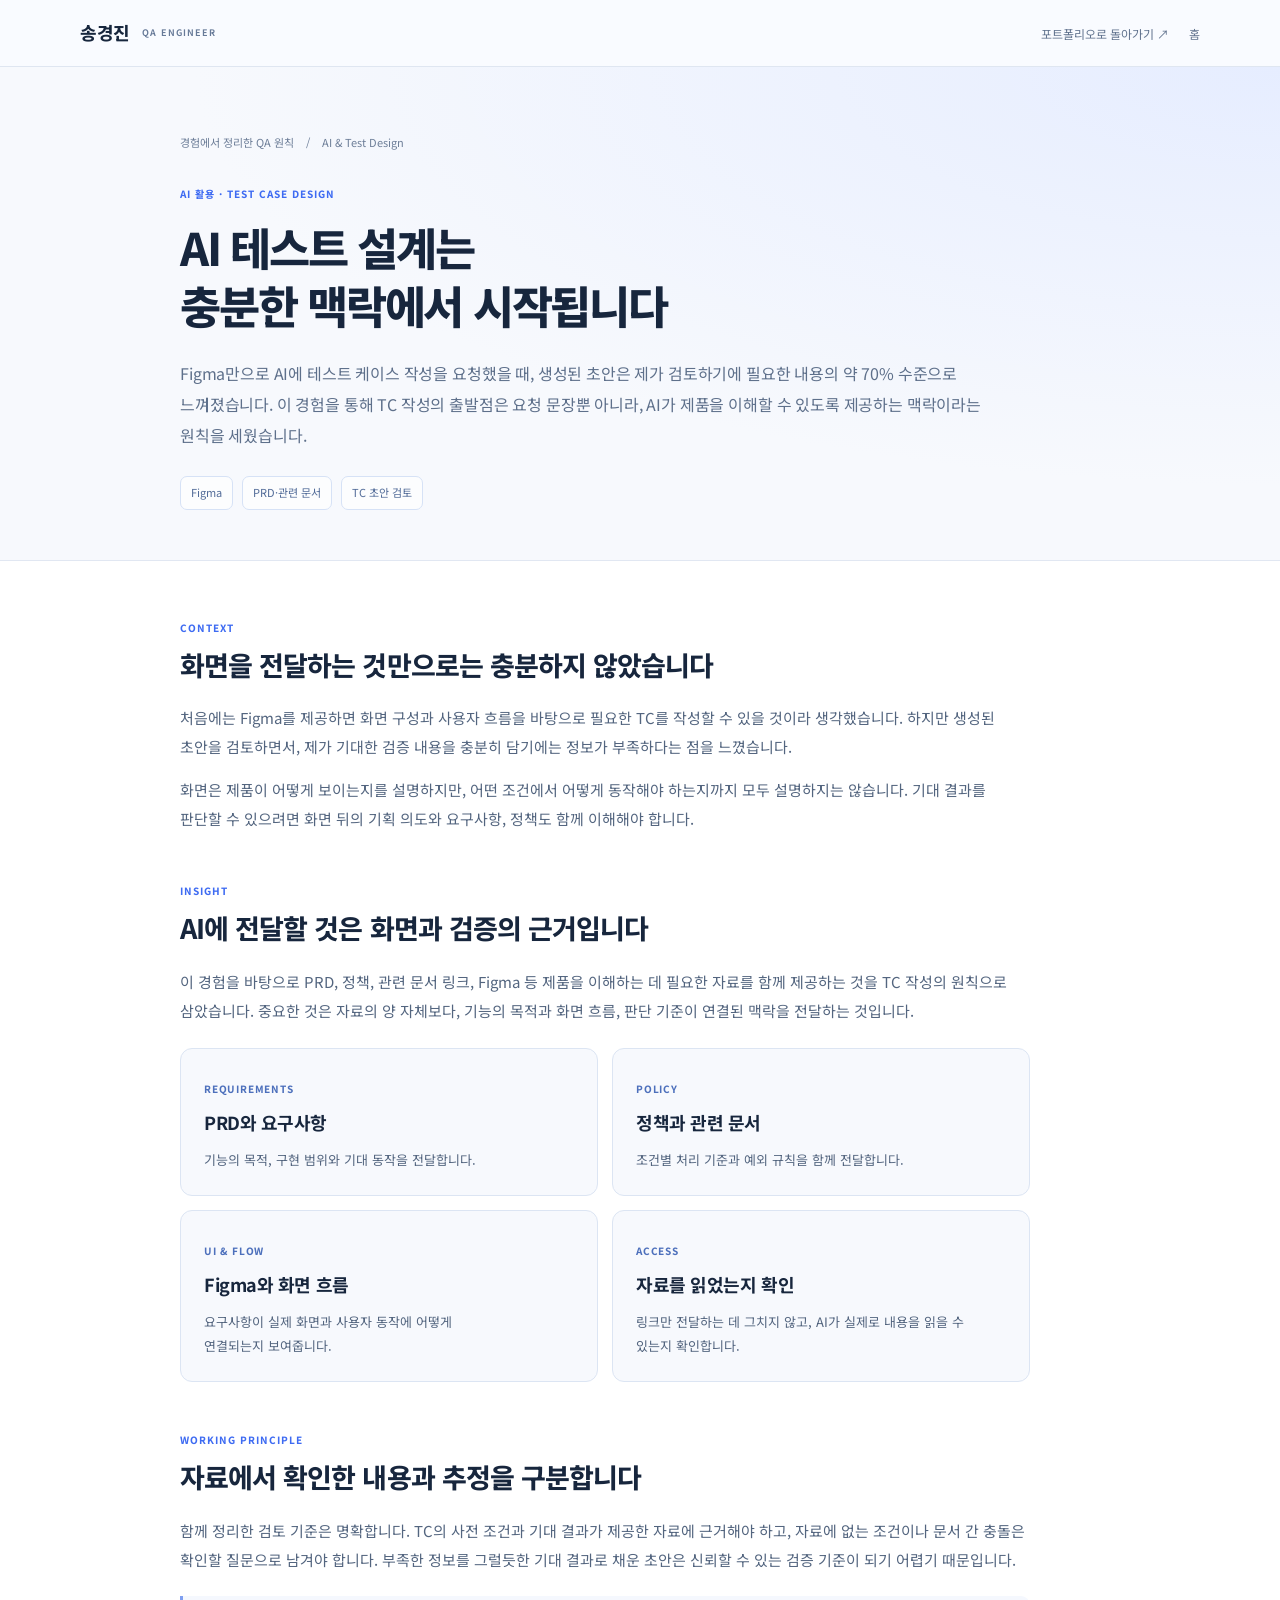
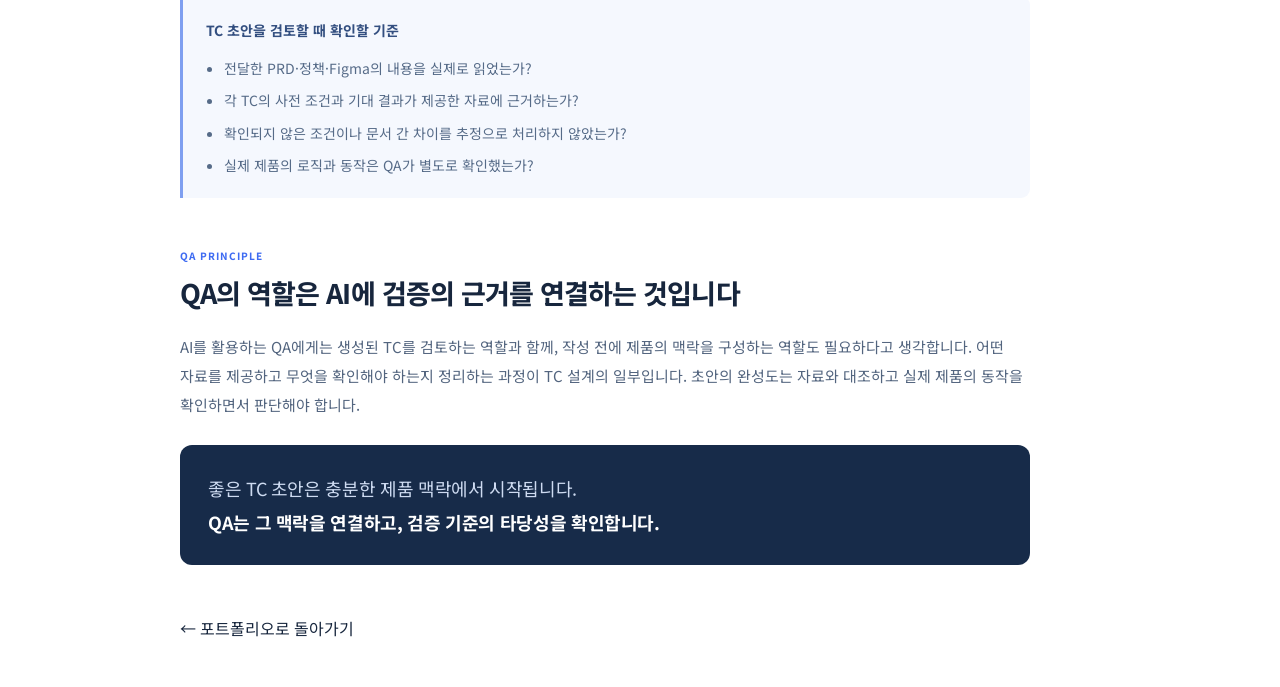
<file: notes/ai-test-context/index.html>
<!doctype html>
<html lang="ko"><head>
<meta charset="utf-8"><meta name="viewport" content="width=device-width, initial-scale=1">
<meta name="theme-color" content="#f7f8fb">
<meta name="description" content="Figma만으로 AI에 TC 작성을 요청했던 경험을 바탕으로, 화면과 요구사항·정책의 맥락을 함께 제공해야 한다고 정리한 QA 원칙입니다.">
<title>AI 테스트 설계는 충분한 맥락에서 시작됩니다 | 송경진</title>
<link rel="stylesheet" href="../../style.css"><link rel="stylesheet" href="../../refresh.css"><link rel="stylesheet" href="../../article.css"><link rel="stylesheet" href="../../motion.css"><link rel="stylesheet" href="../../typography.css">
</head><body class="article-page">
<a class="skip" href="#article-content">본문 바로가기</a>
<header class="article-header"><div class="wrap"><a class="article-brand" href="../../portfolio/">송경진 <span>QA ENGINEER</span></a><nav aria-label="페이지 이동"><a href="../../portfolio/#principles">포트폴리오로 돌아가기 <span aria-hidden="true">↗</span></a><a href="../../">홈</a></nav></div></header>
<main>
<section class="article-hero"><div class="article-wrap">
<div class="article-breadcrumb"><a href="../../portfolio/#principles">경험에서 정리한 QA 원칙</a><span aria-hidden="true">/</span><span>AI &amp; Test Design</span></div>
<div class="article-kicker">AI 활용 · TEST CASE DESIGN</div>
<h1>AI 테스트 설계는<br>충분한 맥락에서 시작됩니다</h1>
<p class="article-lead">Figma만으로 AI에 테스트 케이스 작성을 요청했을 때, 생성된 초안은 제가 검토하기에 필요한 내용의 약 70% 수준으로 느껴졌습니다. 이 경험을 통해 TC 작성의 출발점은 요청 문장뿐 아니라, AI가 제품을 이해할 수 있도록 제공하는 맥락이라는 원칙을 세웠습니다.</p>
<div class="article-tags"><span>Figma</span><span>PRD·관련 문서</span><span>TC 초안 검토</span></div>
</div></section>
<article id="article-content" class="article-wrap article-content">
<section><div class="article-section-label">CONTEXT</div><h2>화면을 전달하는 것만으로는 충분하지 않았습니다</h2><p>처음에는 Figma를 제공하면 화면 구성과 사용자 흐름을 바탕으로 필요한 TC를 작성할 수 있을 것이라 생각했습니다. 하지만 생성된 초안을 검토하면서, 제가 기대한 검증 내용을 충분히 담기에는 정보가 부족하다는 점을 느꼈습니다.</p><p>화면은 제품이 어떻게 보이는지를 설명하지만, 어떤 조건에서 어떻게 동작해야 하는지까지 모두 설명하지는 않습니다. 기대 결과를 판단할 수 있으려면 화면 뒤의 기획 의도와 요구사항, 정책도 함께 이해해야 합니다.</p></section>
<section><div class="article-section-label">INSIGHT</div><h2>AI에 전달할 것은 화면과 검증의 근거입니다</h2><p>이 경험을 바탕으로 PRD, 정책, 관련 문서 링크, Figma 등 제품을 이해하는 데 필요한 자료를 함께 제공하는 것을 TC 작성의 원칙으로 삼았습니다. 중요한 것은 자료의 양 자체보다, 기능의 목적과 화면 흐름, 판단 기준이 연결된 맥락을 전달하는 것입니다.</p><div class="identifier-principles"><div><span>REQUIREMENTS</span><h3>PRD와 요구사항</h3><p>기능의 목적, 구현 범위와 기대 동작을 전달합니다.</p></div><div><span>POLICY</span><h3>정책과 관련 문서</h3><p>조건별 처리 기준과 예외 규칙을 함께 전달합니다.</p></div><div><span>UI &amp; FLOW</span><h3>Figma와 화면 흐름</h3><p>요구사항이 실제 화면과 사용자 동작에 어떻게 연결되는지 보여줍니다.</p></div><div><span>ACCESS</span><h3>자료를 읽었는지 확인</h3><p>링크만 전달하는 데 그치지 않고, AI가 실제로 내용을 읽을 수 있는지 확인합니다.</p></div></div></section>
<section><div class="article-section-label">WORKING PRINCIPLE</div><h2>자료에서 확인한 내용과 추정을 구분합니다</h2><p>함께 정리한 검토 기준은 명확합니다. TC의 사전 조건과 기대 결과가 제공한 자료에 근거해야 하고, 자료에 없는 조건이나 문서 간 충돌은 확인할 질문으로 남겨야 합니다. 부족한 정보를 그럴듯한 기대 결과로 채운 초안은 신뢰할 수 있는 검증 기준이 되기 어렵기 때문입니다.</p><div class="article-callout"><strong>TC 초안을 검토할 때 확인할 기준</strong><ul><li>전달한 PRD·정책·Figma의 내용을 실제로 읽었는가?</li><li>각 TC의 사전 조건과 기대 결과가 제공한 자료에 근거하는가?</li><li>확인되지 않은 조건이나 문서 간 차이를 추정으로 처리하지 않았는가?</li><li>실제 제품의 로직과 동작은 QA가 별도로 확인했는가?</li></ul></div></section>
<section><div class="article-section-label">QA PRINCIPLE</div><h2>QA의 역할은 AI에 검증의 근거를 연결하는 것입니다</h2><p>AI를 활용하는 QA에게는 생성된 TC를 검토하는 역할과 함께, 작성 전에 제품의 맥락을 구성하는 역할도 필요하다고 생각합니다. 어떤 자료를 제공하고 무엇을 확인해야 하는지 정리하는 과정이 TC 설계의 일부입니다. 초안의 완성도는 자료와 대조하고 실제 제품의 동작을 확인하면서 판단해야 합니다.</p><blockquote>좋은 TC 초안은 충분한 제품 맥락에서 시작됩니다.<br><strong>QA는 그 맥락을 연결하고, 검증 기준의 타당성을 확인합니다.</strong></blockquote></section>
<a class="article-back" href="../../portfolio/#principles">← 포트폴리오로 돌아가기</a>
</article></main>
</body></html>
</file>
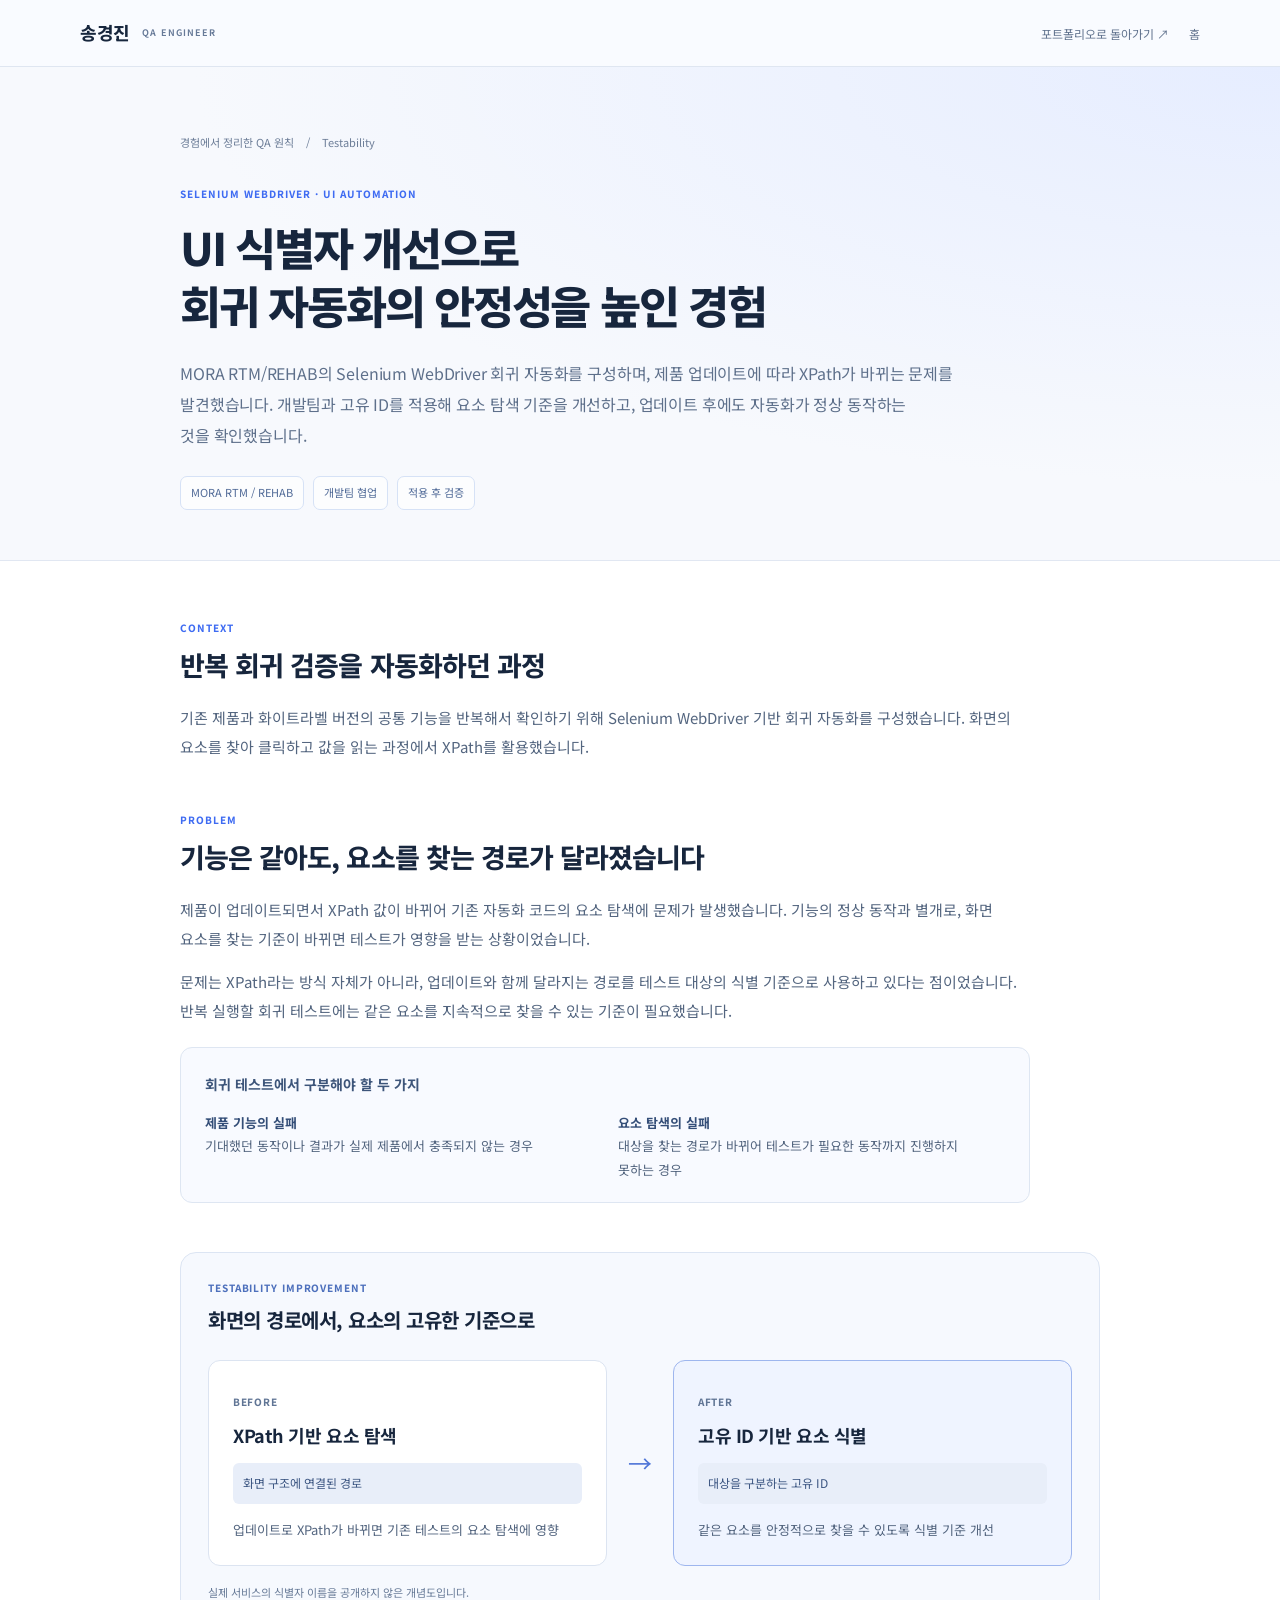
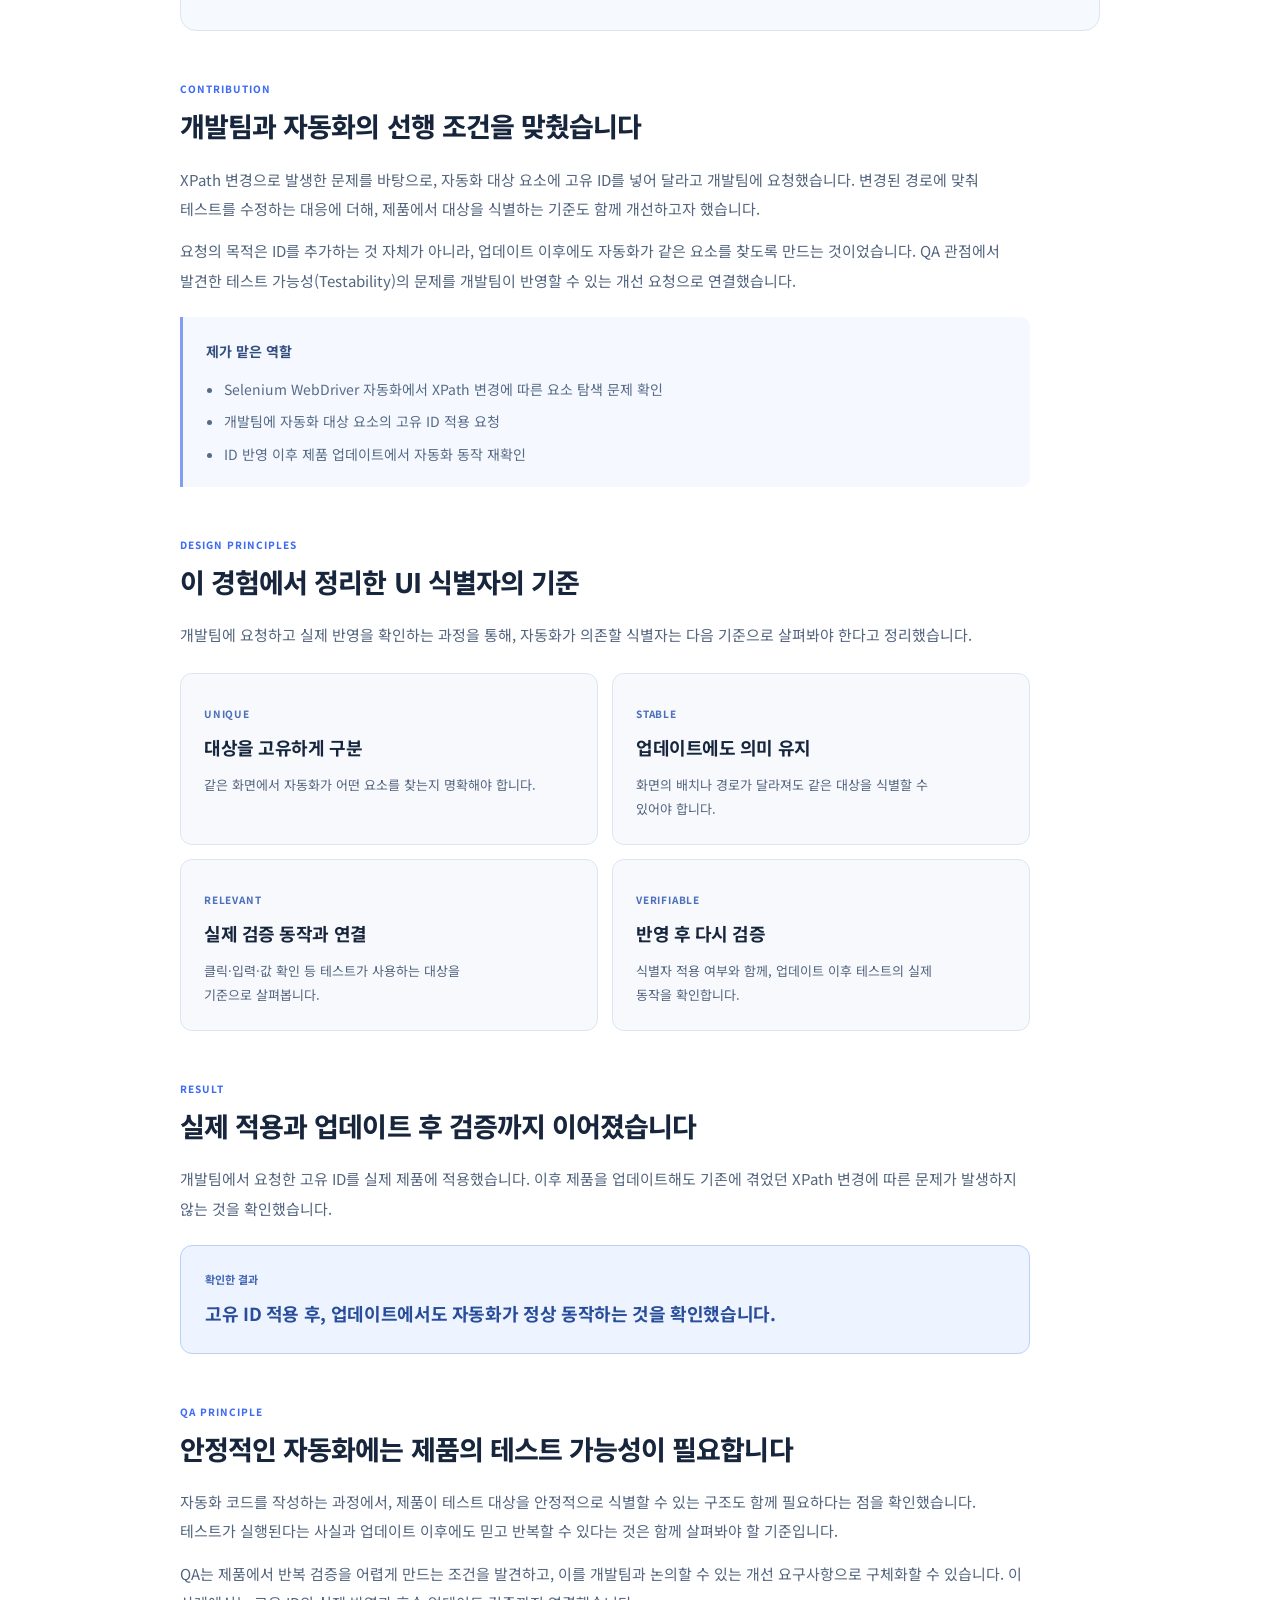
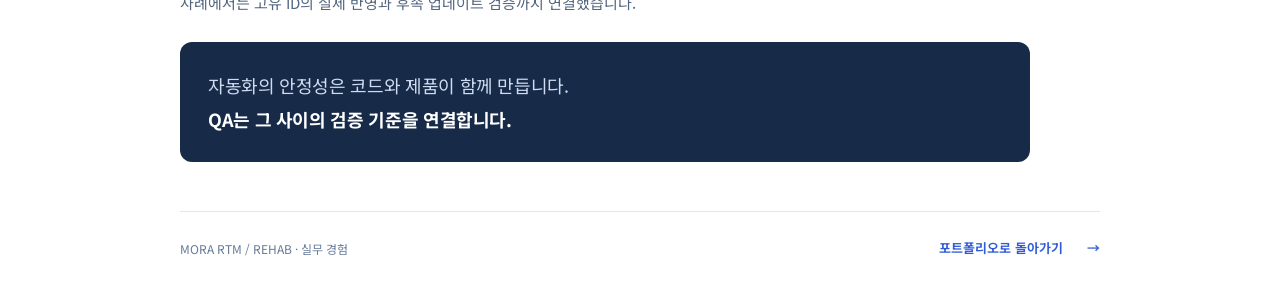
<file: notes/ui-testability/index.html>
<!doctype html>
<html lang="ko">
<head>
<meta charset="utf-8"><meta name="viewport" content="width=device-width, initial-scale=1">
<meta name="theme-color" content="#f7f8fb">
<meta name="description" content="MORA RTM/REHAB에서 Selenium WebDriver의 XPath 변경 문제를 발견하고, 개발팀과 고유 ID를 적용해 업데이트 후 자동화 동작을 확인한 사례입니다.">
<title>UI 식별자 개선으로 회귀 자동화의 안정성을 높인 경험 | 송경진</title>
<link rel="stylesheet" href="../../style.css"><link rel="stylesheet" href="../../refresh.css"><link rel="stylesheet" href="../../article.css"><link rel="stylesheet" href="../../motion.css">
<link rel="stylesheet" href="../../typography.css">
</head>
<body class="article-page">
<a class="skip" href="#article-content">본문 바로가기</a>
<header class="article-header"><div class="wrap"><a class="article-brand" href="../../portfolio/">송경진 <span>QA ENGINEER</span></a><nav aria-label="페이지 이동"><a href="../../portfolio/#principles">포트폴리오로 돌아가기 <span aria-hidden="true">↗</span></a><a href="../../">홈</a></nav></div></header>
<main>
  <section class="article-hero"><div class="article-wrap">
    <div class="article-breadcrumb"><a href="../../portfolio/#principles">경험에서 정리한 QA 원칙</a><span aria-hidden="true">/</span><span>Testability</span></div>
    <div class="article-kicker">SELENIUM WEBDRIVER · UI AUTOMATION</div>
    <h1>UI 식별자 개선으로<br>회귀 자동화의 안정성을 높인 경험</h1>
    <p class="article-lead">MORA RTM/REHAB의 Selenium WebDriver 회귀 자동화를 구성하며, 제품 업데이트에 따라 XPath가 바뀌는 문제를 발견했습니다. 개발팀과 고유 ID를 적용해 요소 탐색 기준을 개선하고, 업데이트 후에도 자동화가 정상 동작하는 것을 확인했습니다.</p>
    <div class="article-tags"><span>MORA RTM / REHAB</span><span>개발팀 협업</span><span>적용 후 검증</span></div>
  </div></section>
  <article id="article-content" class="article-wrap article-content">
    <section><div class="article-section-label">CONTEXT</div><h2>반복 회귀 검증을 자동화하던 과정</h2><p>기존 제품과 화이트라벨 버전의 공통 기능을 반복해서 확인하기 위해 Selenium WebDriver 기반 회귀 자동화를 구성했습니다. 화면의 요소를 찾아 클릭하고 값을 읽는 과정에서 XPath를 활용했습니다.</p></section>
    <section><div class="article-section-label">PROBLEM</div><h2>기능은 같아도, 요소를 찾는 경로가 달라졌습니다</h2><p>제품이 업데이트되면서 XPath 값이 바뀌어 기존 자동화 코드의 요소 탐색에 문제가 발생했습니다. 기능의 정상 동작과 별개로, 화면 요소를 찾는 기준이 바뀌면 테스트가 영향을 받는 상황이었습니다.</p><p>문제는 XPath라는 방식 자체가 아니라, 업데이트와 함께 달라지는 경로를 테스트 대상의 식별 기준으로 사용하고 있다는 점이었습니다. 반복 실행할 회귀 테스트에는 같은 요소를 지속적으로 찾을 수 있는 기준이 필요했습니다.</p><div class="article-risk"><strong>회귀 테스트에서 구분해야 할 두 가지</strong><div><p><b>제품 기능의 실패</b><br>기대했던 동작이나 결과가 실제 제품에서 충족되지 않는 경우</p><p><b>요소 탐색의 실패</b><br>대상을 찾는 경로가 바뀌어 테스트가 필요한 동작까지 진행하지 못하는 경우</p></div></div></section>
    <figure class="testability-flow" aria-labelledby="flow-title"><figcaption><span>TESTABILITY IMPROVEMENT</span><strong id="flow-title">화면의 경로에서, 요소의 고유한 기준으로</strong></figcaption><div class="testability-comparison"><div><span>BEFORE</span><h3>XPath 기반 요소 탐색</h3><code>화면 구조에 연결된 경로</code><p>업데이트로 XPath가 바뀌면 기존 테스트의 요소 탐색에 영향</p></div><span class="flow-arrow" aria-hidden="true">→</span><div><span>AFTER</span><h3>고유 ID 기반 요소 식별</h3><code>대상을 구분하는 고유 ID</code><p>같은 요소를 안정적으로 찾을 수 있도록 식별 기준 개선</p></div></div><p class="flow-caption">실제 서비스의 식별자 이름을 공개하지 않은 개념도입니다.</p></figure>
    <section><div class="article-section-label">CONTRIBUTION</div><h2>개발팀과 자동화의 선행 조건을 맞췄습니다</h2><p>XPath 변경으로 발생한 문제를 바탕으로, 자동화 대상 요소에 고유 ID를 넣어 달라고 개발팀에 요청했습니다. 변경된 경로에 맞춰 테스트를 수정하는 대응에 더해, 제품에서 대상을 식별하는 기준도 함께 개선하고자 했습니다.</p><p>요청의 목적은 ID를 추가하는 것 자체가 아니라, 업데이트 이후에도 자동화가 같은 요소를 찾도록 만드는 것이었습니다. QA 관점에서 발견한 테스트 가능성(Testability)의 문제를 개발팀이 반영할 수 있는 개선 요청으로 연결했습니다.</p><div class="article-callout"><strong>제가 맡은 역할</strong><ul><li>Selenium WebDriver 자동화에서 XPath 변경에 따른 요소 탐색 문제 확인</li><li>개발팀에 자동화 대상 요소의 고유 ID 적용 요청</li><li>ID 반영 이후 제품 업데이트에서 자동화 동작 재확인</li></ul></div></section>
    <section><div class="article-section-label">DESIGN PRINCIPLES</div><h2>이 경험에서 정리한 UI 식별자의 기준</h2><p>개발팀에 요청하고 실제 반영을 확인하는 과정을 통해, 자동화가 의존할 식별자는 다음 기준으로 살펴봐야 한다고 정리했습니다.</p><div class="identifier-principles"><div><span>UNIQUE</span><h3>대상을 고유하게 구분</h3><p>같은 화면에서 자동화가 어떤 요소를 찾는지 명확해야 합니다.</p></div><div><span>STABLE</span><h3>업데이트에도 의미 유지</h3><p>화면의 배치나 경로가 달라져도 같은 대상을 식별할 수 있어야 합니다.</p></div><div><span>RELEVANT</span><h3>실제 검증 동작과 연결</h3><p>클릭·입력·값 확인 등 테스트가 사용하는 대상을 기준으로 살펴봅니다.</p></div><div><span>VERIFIABLE</span><h3>반영 후 다시 검증</h3><p>식별자 적용 여부와 함께, 업데이트 이후 테스트의 실제 동작을 확인합니다.</p></div></div></section>
    <section><div class="article-section-label">RESULT</div><h2>실제 적용과 업데이트 후 검증까지 이어졌습니다</h2><p>개발팀에서 요청한 고유 ID를 실제 제품에 적용했습니다. 이후 제품을 업데이트해도 기존에 겪었던 XPath 변경에 따른 문제가 발생하지 않는 것을 확인했습니다.</p><div class="article-result"><span>확인한 결과</span><strong>고유 ID 적용 후, 업데이트에서도 자동화가 정상 동작하는 것을 확인했습니다.</strong></div></section>
    <section><div class="article-section-label">QA PRINCIPLE</div><h2>안정적인 자동화에는 제품의 테스트 가능성이 필요합니다</h2><p>자동화 코드를 작성하는 과정에서, 제품이 테스트 대상을 안정적으로 식별할 수 있는 구조도 함께 필요하다는 점을 확인했습니다. 테스트가 실행된다는 사실과 업데이트 이후에도 믿고 반복할 수 있다는 것은 함께 살펴봐야 할 기준입니다.</p><p>QA는 제품에서 반복 검증을 어렵게 만드는 조건을 발견하고, 이를 개발팀과 논의할 수 있는 개선 요구사항으로 구체화할 수 있습니다. 이 사례에서는 고유 ID의 실제 반영과 후속 업데이트 검증까지 연결했습니다.</p><blockquote>자동화의 안정성은 코드와 제품이 함께 만듭니다.<br><strong>QA는 그 사이의 검증 기준을 연결합니다.</strong></blockquote></section>
    <footer class="article-ending"><span>MORA RTM / REHAB · 실무 경험</span><a href="../../portfolio/#principles">포트폴리오로 돌아가기 <span aria-hidden="true">→</span></a></footer>
  </article>
</main>
</body></html>
</file>
<file: style.css>
@font-face{font-family:PortfolioSans;src:url(assets/ko-regular.woff);font-weight:400 500;font-display:swap}
@font-face{font-family:PortfolioSans;src:url(assets/ko-bold.woff);font-weight:600 900;font-display:swap}
@font-face{font-family:PortfolioSerif;src:url(assets/ko-serif.woff);font-weight:700;font-display:swap}
:root{--ink:#14213c;--muted:#526078;--blue:#315bd6;--line:#dce3ef;--pale:#f5f7fb;--mono:"IBM Plex Mono", "Courier New",monospace;--sans:Inter,PortfolioSans,"Apple SD Gothic Neo","Malgun Gothic",sans-serif;color:var(--ink);font:16px/1.65 var(--sans);word-break:keep-all;overflow-wrap:break-word;scroll-behavior:smooth;scroll-padding-top:86px}
*{box-sizing:border-box}body,h1,h2,h3,p,figure,dl,dd{margin:0}body{background:white}a{color:inherit;text-decoration:none}button{font:inherit;color:inherit;cursor:pointer}button:focus-visible,a:focus-visible,summary:focus-visible{outline:3px solid #598bff;outline-offset:4px}button{border:0}button,a,summary{-webkit-tap-highlight-color:transparent}.wrap{width:min(calc(100% - 104px),1192px);margin-inline:auto}.skip{position:fixed;left:14px;top:-110px;z-index:20;padding:10px 20px;background:white}.skip:focus{top:10px}.top{position:sticky;top:0;z-index:6;background:rgba(255,255,255,.96);border-bottom:1px solid #dfe6f0}.bar,.brand,.top nav,.nav-git,.hero-ctas,.button,.role,.fig-caption,.card-end,.more-case,.foot,.foot>div,.dialog-top{display:flex;align-items:center}.bar{height:70px;gap:36px}.brand{gap:10px;font-weight:700;font-size:19px;letter-spacing:-.08em;white-space:nowrap}.brand-sub{border-left:1px solid #d5dbe7;padding-left:12px;margin-left:1px;color:#5b687f;letter-spacing:0;font-family:Arial,sans-serif;font-size:13px;font-weight:500}.sig{position:relative;display:inline-block;width:26px;height:29px}.sig i{position:absolute;width:18px;height:12px;background:#496fe0;border:1.6px solid white;transform:rotate(-30deg) skewX(29deg);left:4px;top:13px}.sig i:nth-child(2){top:9px;background:#7195fa}.sig i:last-child{top:5px;background:#2f55be}.top nav{gap:32px;margin-left:auto;font-size:13px;font-weight:600;white-space:nowrap}.top nav a{padding:12px 0}.top nav a:hover,.under:hover,.pdfs a:hover,.foot a:hover{color:var(--blue)}.nav-git{border:1px solid var(--line);border-radius:20px;gap:9px;padding:4px 14px;font:600 13px/1.8 Arial,sans-serif}.hero{position:relative;isolation:isolate;overflow:hidden;border-bottom:1px solid var(--line);background:radial-gradient(ellipse at 83% 34%,#d9e6ff 0%,rgba(225,235,254,.79) 20%,transparent 59%),linear-gradient(120deg,#f7f9fd,#f1f6ff 78%,#eef4fc)}.hero:before{position:absolute;content:"";inset:0;z-index:-1;background-image:linear-gradient(#738dbe15 1px,transparent 1px),linear-gradient(90deg,#738dbe15 1px,transparent 1px);background-size:45px 45px;mask-image:linear-gradient(90deg,transparent,#000 55%)}.hero-grid{min-height:470px;display:grid;grid-template-columns:1fr .98fr;align-items:center;gap:10px;padding-block:42px}.role,.eyebrow,.card-meta,.fig-caption,.period,.note-tag,.tool-type{font-weight:600;letter-spacing:.09em;font-size:11px;color:var(--blue)}.role,.eyebrow,.period,.note-tag,.tool-type,.fig-caption span:nth-child(2){font-family:var(--mono)}.role{gap:11px;font-size:12px;letter-spacing:.15em;font-weight:bold}.rule{width:27px;height:2px;background:var(--blue)}h1{font-family:Arial,var(--sans);font-size:clamp(48px,5.05vw,76px);line-height:1.14;letter-spacing:-.08em;font-weight:750;margin:19px 0 18px}h1 .name{font-family:PortfolioSerif,Georgia,serif;color:#284cae;font-weight:700;letter-spacing:-.095em}.hero-dot{color:#446eef}.hero-copy>p{max-width:466px;font-size:16px;line-height:1.85;color:#4e5c73;letter-spacing:-.035em}.hero-ctas{gap:9px;flex-wrap:wrap;margin-top:26px}.button{gap:20px;border-radius:8px;font-weight:650;font-size:14px;padding:11px 17px;line-height:1.65}.button.primary{background:#19294b;color:white}.button.secondary{border:1px solid #bccbe4;background:#ffffffbc}.button span{font-family:Arial;font-size:17px}.button:hover,.nav-git:hover{transform:translateY(-1px);box-shadow:0 4px 12px #36547a1c}.hero-figure{display:flex;flex-direction:column;align-items:center;min-width:0;text-align:center;position:relative}.drawing{width:100%;height:auto;aspect-ratio:1.57}.drawing canvas{width:100%;height:100%;display:block}.fig-caption{gap:8px;font-size:12px;letter-spacing:0;color:#34527b;margin-top:-8px}.fig-caption span:nth-child(2){color:#284db6;font-size:11px;letter-spacing:.03em}.fig-line{width:20px;height:1px;background:#7192c9}.section{padding-block:64px}.section-head,.lab-head{display:flex;justify-content:space-between;align-items:end;gap:25px;margin-bottom:25px}.eyebrow{font-weight:bold;letter-spacing:.15em;margin-bottom:7px}.section-head p,.lab-head p,.career-grid>div>p{color:var(--muted);font-size:15px;letter-spacing:-.03em;line-height:1.8}.section-head h2,.lab h2,.career-grid h2{font-size:clamp(32px,3.2vw,45px);line-height:1.2;letter-spacing:-.075em}.work-grid{display:grid;grid-template-columns:1fr 1fr;gap:14px}.work-card{border:1px solid #d8e0ed;border-radius:14px;padding:23px 26px 17px;display:flex;flex-direction:column;background:#fff;transition:background .18s,border-color .18s,transform .18s;position:relative}.work-card.featured{background:linear-gradient(132deg,#f2f6ff,#fff 80%);border-color:#c1d1f0}.work-card:hover,.more-case:hover,.notes a:hover{border-color:#7393eb;background:#f4f7ff;transform:translateY(-2px)}.card-meta{font-size:12px;letter-spacing:0}.card-meta b{margin:0 4px;color:#93a3c2}.work-card h3{font-size:26px;font-family:Arial,var(--sans);letter-spacing:-.045em;line-height:1.4;margin:10px 0 6px}.work-card p{font-size:15px;line-height:1.7;color:var(--muted);max-width:520px;letter-spacing:-.03em}.card-end{justify-content:space-between;border-top:1px solid #e3e9f4;margin-top:19px;padding-top:11px;font-size:12px;font-weight:600;color:#526584}.card-end i,.more-case i{font:18px/1 Arial;color:var(--blue)}.more-case{margin-top:13px;padding:15px 24px;border:1px solid var(--line);border-radius:12px;justify-content:space-between;gap:12px}.more-case>span{display:flex;align-items:center;gap:16px;font-size:13px;color:var(--muted)}.more-case strong{font:700 18px Arial;color:var(--ink)}.more-case small{font-size:12px}.lab{background:#152641;color:#f7f9ff;padding:62px 0 66px}.lab .eyebrow,.lab .tool-type{color:#abc6ff}.lab-head{align-items:start;margin-bottom:27px}.lab-head h2{max-width:520px}.lab-head p{max-width:465px;color:#cfdaed}.lab-nav{display:flex;gap:8px;flex-wrap:wrap;border-bottom:1px solid #52617c;padding-bottom:14px}.lab-nav button{font-size:14px;font-weight:600;color:#ced9ed;background:transparent;border:1px solid #4c5d78;border-radius:25px;padding:7px 16px}.lab-nav button[aria-selected=true]{color:#142747;background:#edf3ff;border-color:#edf3ff}.lab-panel{display:grid;grid-template-columns:.69fr 1.31fr;gap:38px;align-items:center;padding-top:26px}.tool-type{letter-spacing:.03em;font-size:12px}.stage-info h3{font-size:clamp(23px,2.3vw,34px);line-height:1.42;letter-spacing:-.07em;margin:12px 0}.stage-info p{color:#d2dced;line-height:1.85;font-size:15px}.under{display:inline-block;border-bottom:1px solid currentColor;font-size:13px;font-weight:600}.stage-info .under{margin-top:20px;color:#d1e1ff}.screen-button{display:grid;place-items:center;width:100%;height:clamp(230px,24vw,345px);position:relative;overflow:hidden;background:#dce6f6;border-radius:10px;padding:13px}.screen-button img{width:100%;height:100%;object-fit:contain;position:absolute;inset:0;padding:12px}.screen-button span{position:absolute;bottom:10px;right:10px;background:#162846;color:white;border-radius:50%;width:30px;height:30px;line-height:27px;font-family:Arial;font-size:21px}.lab figcaption{color:#c3cfe2;font-size:12px;margin-top:9px}.notes{border-top:1px solid #b5c3da}.notes a{display:grid;grid-template-columns:175px 1fr auto;gap:15px;align-items:center;padding:22px 10px;border-bottom:1px solid var(--line);transition:background .15s}.note-tag{color:#4f678c;letter-spacing:0;font-size:12px}.notes strong{font-size:19px;letter-spacing:-.05em}.notes a>span:last-child{color:var(--blue);font-size:20px}.career-section{padding:62px 0;background:var(--pale);border-block:1px solid var(--line)}.career-grid{display:grid;grid-template-columns:.9fr 1.1fr;gap:64px}.career-grid>div>p{margin-top:15px}.pdfs{display:flex;flex-wrap:wrap;gap:14px;margin-top:20px}.pdfs a{border-bottom:1px solid #8fa5c6;font-size:13px;font-weight:600;padding-bottom:2px}.pdfs span{padding-left:5px}.timeline article{position:relative;border-left:1px solid #c4d2e8;padding:0 0 30px 25px}.timeline article:before{content:"";position:absolute;top:7px;left:-4px;border-radius:100%;width:7px;height:7px;background:#5478d1}.period{color:#546b90;letter-spacing:.02em}.timeline h3{font-size:22px;letter-spacing:-.045em}.timeline h3 small{font-size:13px;color:#5c6d85;letter-spacing:0;margin-left:6px}.timeline p,.timeline dd{font-size:14px;line-height:1.85;color:var(--muted);margin-top:4px}.timeline .under{margin-top:7px;color:var(--blue)}summary{cursor:pointer;font-size:14px;font-weight:600;display:flex;justify-content:space-between;padding:12px 0;border-top:1px solid var(--line);list-style:none}summary::-webkit-details-marker{display:none}details[open] summary span{transform:rotate(45deg)}.timeline dl{padding:0 12px}.timeline dt{font-size:14px;font-weight:700;margin-top:10px}.timeline dd{margin:0}.foot{justify-content:space-between;padding-block:28px}.foot>div{gap:20px}.foot strong{font-size:16px}.foot span,.foot a{font-size:13px;color:var(--muted)}
dialog{border:1px solid var(--line);border-radius:17px;padding:0;color:var(--ink);width:min(720px,calc(100% - 28px));max-height:86dvh;overflow:auto;box-shadow:0 30px 100px #101d3b40}dialog::backdrop{background:#101b34a8}body:has(dialog[open]){overflow:hidden}.dialog-top{position:sticky;top:0;background:#fff;z-index:1;border-bottom:1px solid var(--line);padding:11px 20px 11px 28px;justify-content:space-between}.dialog-top>span{font-family:var(--mono);font-size:11px;letter-spacing:.03em;color:var(--blue);font-weight:700}.close{border:1px solid var(--line);border-radius:50%;font:25px/1 Arial;width:34px;height:34px;background:#fff}.dialog-in{padding:27px 32px 32px}.dialog-in h2{font-size:clamp(25px,3vw,36px);letter-spacing:-.065em;line-height:1.4}.dialog-in .lead{font-weight:600;color:#314b77;font-size:18px;margin:10px 0 24px;line-height:1.75}.dialog-in h3{font-size:15px;margin:21px 0 5px}.dialog-in p{font-size:15px;color:var(--muted);line-height:1.85}.dialog-in .related{display:block;margin-top:22px;color:var(--blue);font-size:14px;font-weight:600}.demo{margin-top:22px;background:#edf3ff;padding:20px;border-radius:12px}.demo-controls{display:flex;gap:12px;align-items:end;flex-wrap:wrap}.demo-controls label{font-size:12px;display:flex;flex:1;min-width:92px;flex-direction:column;gap:4px;color:#415375}.demo-controls input{font:600 20px Arial;border:1px solid #9aadd0;border-radius:6px;padding:5px 8px;max-width:100%;width:100%;background:#fff;color:var(--ink)}.demo output{display:block;margin-top:12px;font-size:14px;font-weight:700;color:#1c624e}.demo output.mismatch{color:#a93640}.dialog-in pre{background:#172945;color:#e9f1ff;white-space:pre-wrap;overflow-wrap:anywhere;border-radius:8px;padding:13px 15px;font:13px/1.6 var(--mono);margin:13px 0}.demo .tip{font-size:12px;margin:5px 0 12px}#zoom{width:min(1250px,96vw)}#zoom img{width:100%;max-height:68dvh;display:block;object-fit:contain;background:#eef2f9}#zoom p{padding:12px 22px 18px;font-size:14px;color:var(--muted)}
@media(max-width:880px){.wrap{width:calc(100% - 54px)}.top nav{gap:17px}.bar{gap:22px}.hero-grid{min-height:425px}.hero-copy>p{font-size:15px}.section-head p{max-width:275px}.lab-head p{max-width:360px}.lab-panel{gap:20px}.career-grid{gap:32px}}
@media(max-width:650px){:root{scroll-padding-top:93px}.wrap{width:calc(100% - 36px)}.bar{height:auto;min-height:76px;display:grid;grid-template-columns:auto 1fr;grid-template-rows:42px 32px;gap:0}.brand{font-size:16px;gap:6px;justify-self:start}.brand-sub{font-size:11px;line-height:1.3;padding-left:8px}.nav-git{justify-self:end;grid-column:2;grid-row:1;font-size:11px;padding:1px 9px}.top nav{grid-column:1/-1;grid-row:2;justify-content:space-between;width:100%;gap:0;font-size:12px}.top nav a{padding:5px 0}.hero-grid{padding-block:34px 19px;grid-template-columns:1fr;gap:2px}.role{font-size:10px}.hero-copy h1{font-size:clamp(42px,10.3vw,60px);margin:13px 0 12px}.hero-copy>p{font-size:14px;max-width:460px}.wide{display:none}.hero-ctas{margin-top:17px}.button{padding:8px 13px;font-size:12px;gap:14px}.hero-figure{max-width:380px;width:100%;margin:0 auto}.drawing{aspect-ratio:2.01}.fig-caption{font-size:10px;margin-top:-5px}.section,.lab,.career-section{padding-block:42px}.section-head,.lab-head{display:block;margin-bottom:18px}.section-head p,.lab-head p{margin-top:9px;max-width:none;font-size:14px}.work-grid{grid-template-columns:1fr;gap:10px}.work-card{padding:17px 19px 13px}.work-card h3{font-size:22px}.work-card p{font-size:14px}.card-end{margin-top:12px;padding-top:8px}.more-case{padding:12px 15px}.more-case>span{gap:5px;flex-wrap:wrap;font-size:11px}.more-case>span:first-child{align-items:start;flex-direction:column}.more-case small{font-size:10px}.more-case i{margin-left:4px}.lab-nav{gap:5px}.lab-nav button{font-size:12px;padding:6px 9px}.lab-panel,.career-grid{grid-template-columns:1fr;gap:20px}.stage-info h3{font-size:23px;margin:6px 0}.stage-info p{font-size:14px}.stage-info .under{margin-top:10px}.screen-button{height:clamp(155px,47vw,280px)}.notes a{grid-template-columns:1fr auto;row-gap:3px;padding:14px 3px}.notes a .note-tag{grid-column:1}.notes strong{grid-column:1;font-size:16px}.notes a>span:last-child{grid-column:2;grid-row:1/3}.career-grid{gap:30px}.foot,.foot>div{flex-wrap:wrap;gap:10px}.foot{padding-block:20px}.foot span,.foot a{font-size:11px}.dialog-in{padding:20px}.dialog-top{padding:9px 14px 9px 20px}}
@media(prefers-reduced-motion:reduce){*{scroll-behavior:auto!important;transition:none!important}}
</file>
<file: entry.css>
:root{--entry-ink:#132238;--entry-muted:#70819b;--entry-blue:#3e6bf2;--entry-line:#d4dff2;--entry-sans:Pretendard,"Noto Sans KR","Apple SD Gothic Neo",system-ui,PortfolioSans,sans-serif;font-family:var(--entry-sans)}
.entry-page{margin:0;background:#f2f6fc;color:var(--entry-ink)}
.entry{position:relative;isolation:isolate;overflow:hidden;min-height:100svh;display:flex;align-items:center;padding:64px 0;background:linear-gradient(130deg,#f9fbff,#edf3fc)}
.entry::before{content:"";position:absolute;inset:0;z-index:-2;background-image:linear-gradient(#d9e5f970 1px,transparent 1px),linear-gradient(90deg,#d9e5f970 1px,transparent 1px);background-size:44px 44px}
.entry::after{content:"";position:absolute;z-index:-1;width:650px;height:650px;right:-60px;top:-290px;border-radius:50%;background:radial-gradient(circle,#becffb99,transparent 70%);filter:blur(12px);pointer-events:none}
.entry-content{position:relative;width:min(1120px,calc(100% - 80px));margin:auto;padding:12px 0 8px 28px;border-left:1px solid #b8cdf160}
.entry-label{display:inline-block;padding:9px 13px;border-radius:100px;background:#ffffffb5;border:1px solid #d4def3;color:#315ad2;font:750 11px/1.5 var(--entry-sans);letter-spacing:.1em}
.entry h1{font:800 clamp(48px,6.65vw,94px)/1.05 var(--entry-sans);letter-spacing:-.07em;margin:17px 0 24px;text-wrap:initial}
.entry h1>span{display:block;word-break:keep-all}
.entry-muted{color:#8090aa}
.entry-description{max-width:690px;font-size:16px;line-height:1.9;letter-spacing:-.02em;color:#627590;margin:0 0 38px;text-wrap:pretty;word-break:keep-all}
.entry-paths{display:grid;grid-template-columns:1fr 1fr;gap:16px;width:min(930px,100%)}
.entry-card{display:grid;grid-template-columns:28px 1fr 38px;gap:17px;align-items:center;min-width:0;padding:26px 22px;background:#ffffffc7;border:1px solid #d2dff2;border-radius:17px;box-shadow:0 18px 40px #24416a0b;transition:transform .24s,box-shadow .24s,border-color .24s;min-height:158px}
.entry-card:hover{transform:translateY(-4px);box-shadow:0 22px 44px #24416a16;border-color:#8faef0}
.entry-card:active{transform:translateY(-1px)}
.entry-number{font-size:10px;font-weight:750;color:#889ab5;align-self:start;padding-top:4px}
.entry-kicker{display:block;color:#3e6bf2;font-size:10px;font-weight:750;letter-spacing:.075em;margin-bottom:9px}
.entry-card h2{font-size:24px;line-height:1.4;letter-spacing:-.04em;margin:0 0 9px;font-weight:750}
.entry-card p{font-size:12px;line-height:1.75;color:#697d9b;margin:0;word-break:keep-all}
.entry-arrow{display:grid;place-items:center;border:1px solid #d6e2f5;background:#f7faff;width:38px;height:38px;border-radius:50%;font:22px/1 Arial;color:#4269c6;transition:transform .24s}
.entry-card:hover .entry-arrow{transform:translate(2px,-2px)}
.entry-card-primary{background:#1e3049;color:#fff;border-color:#344a68}
.entry-card-primary .entry-kicker{color:#98b8ff}.entry-card-primary p{color:#c3cfe0}.entry-card-primary .entry-number{color:#acbdd5}.entry-card-primary .entry-arrow{background:#ffffff0c;border-color:#ffffff25;color:#e4ecfb}
.entry-footer{display:flex;gap:20px;flex-wrap:wrap;align-items:center;font-size:10px;color:#657994;margin-top:29px}
.entry-footer a:hover{color:#315ad2}
@media(max-width:850px){.entry-content{width:calc(100% - 64px);padding-left:20px}.entry h1{font-size:clamp(43px,7.8vw,70px)}.entry-description{font-size:14px}.entry-card{grid-template-columns:20px 1fr 32px;gap:10px;padding:23px 17px}.entry-card h2{font-size:21px}.entry-card p{font-size:11px}.entry-arrow{width:32px;height:32px}.entry-kicker{font-size:9px}}
@media(max-width:600px){.entry{padding:45px 0;min-height:100svh}.entry-content{width:calc(100% - 40px);padding:0;border:0}.entry-label{font-size:8px;padding:7px 10px;letter-spacing:.06em}.entry h1{font-size:clamp(31px,8.75vw,51px);line-height:1.15;letter-spacing:-.065em;margin:20px 0}.entry-description{font-size:13px;line-height:1.85;margin-bottom:27px}.desktop-break{display:none}.entry-paths{grid-template-columns:1fr;gap:12px}.entry-card{min-height:131px;padding:20px;grid-template-columns:22px 1fr 34px;gap:12px;border-radius:15px}.entry-card h2{font-size:22px;margin-bottom:7px}.entry-card p{font-size:12px}.entry-kicker{font-size:9px;margin-bottom:7px}.entry-arrow{width:34px;height:34px}.entry-number{font-size:9px}.entry-footer{gap:10px 18px;font-size:9px;margin-top:24px}.entry-footer>span{width:100%}}
@media(prefers-reduced-motion:reduce){.entry-card,.entry-arrow{transition:none}.entry-card:hover,.entry-card:hover .entry-arrow{transform:none}}
</file>
<file: motion.css>
/* Shared motion language: progressive disclosure, responsive cards and panel changes. */
:root{--motion-ease:cubic-bezier(.2,.8,.2,1);--motion-short:220ms;--motion-enter:650ms}
.entry-label{animation:page-content-in .6s var(--motion-ease) both}
.entry h1>span{animation:page-content-in .8s var(--motion-ease) both}
.entry h1>span:nth-child(1){animation-delay:.08s}.entry h1>span:nth-child(2){animation-delay:.16s}.entry h1>span:nth-child(3){animation-delay:.24s}
.entry-description{animation:page-content-in .7s .32s var(--motion-ease) both}
.entry-paths .entry-card{animation:page-content-in .7s .4s var(--motion-ease) backwards}
.entry-paths .entry-card:nth-child(2){animation-delay:.5s}
.entry-footer{animation:page-content-in .6s .6s ease both}
.entry::after{animation:entry-light-drift 24s ease-in-out infinite alternate}
.hero-copy .role{animation:page-content-in .65s var(--motion-ease) both}
.hero h1>span{animation:page-content-in .8s var(--motion-ease) both}
.hero h1>span:nth-child(1){animation-delay:.08s}.hero h1>span:nth-child(2){animation-delay:.18s}.hero h1>span:nth-child(3){animation-delay:.28s}
.hero-scroll{animation:scroll-cue-in .7s .6s ease backwards}
.hero-scroll>span{animation:scroll-cue-bob 1.8s ease-in-out infinite}
.motion-reveal{opacity:0;transform:translate3d(0,20px,0);transition:opacity .7s ease,transform .7s var(--motion-ease);transition-delay:var(--reveal-delay,0ms)}
.motion-reveal.is-revealed{opacity:1;transform:none}
.motion-reveal:not(.is-revealed) *{animation-play-state:paused}
.dossier-index a{transition:transform .24s var(--motion-ease),background .24s,border-color .24s,box-shadow .24s}
.dossier-index a:hover{transform:translateY(-4px);background:#fbfdff;border-color:#91acee;box-shadow:0 15px 28px #24416a12}
.dossier-index a[aria-selected=true]{box-shadow:0 7px 22px #3e6bf209}
.dossier-panel:not([hidden]),.lc-panel:not([hidden]){animation:panel-content-in .42s var(--motion-ease)}
.org-company{transition:transform .26s var(--motion-ease),border-color .26s,box-shadow .26s}
.org-company:hover{transform:translateY(-4px);border-color:#b8c8e8;box-shadow:0 17px 35px #24416a0a}
.ai-context>div{transition:border-color .25s,translate .25s var(--motion-ease)}
.ai-context>div:hover{border-left-color:#a0bdff;translate:0 -2px}
.lc-nav a{transition:background .23s,border-color .23s,color .23s,transform .23s var(--motion-ease),box-shadow .23s}
.lc-nav a:hover{transform:translateY(-3px);box-shadow:0 8px 22px #020a1920}
.lc-nav a[aria-selected=true]{transform:none}
.lc-stepactions button{transition:background .23s,transform .23s,border-color .23s}
.lc-stepactions button:hover{transform:translateX(3px)}
.timeline summary{transition:color .2s,padding-left .2s}
.timeline summary:hover{color:#315bd6;padding-left:4px}
.timeline details[open]>dl{animation:panel-content-in .35s var(--motion-ease)}
.top nav a{position:relative;text-decoration:none!important;transition:color .2s}
.top nav a::after{content:"";position:absolute;left:0;right:0;bottom:5px;height:2px;background:var(--blue);border-radius:3px;transform:scaleX(0);transform-origin:left;transition:transform .25s var(--motion-ease)}
.top nav a:hover::after,.top nav a[aria-current=location]::after{transform:scaleX(1)}
.closing h2{transition:color .3s}
@keyframes page-content-in{from{opacity:0;transform:translateY(17px)}to{opacity:1;transform:none}}
@keyframes panel-content-in{from{opacity:0;transform:translateY(9px)}to{opacity:1;transform:none}}
@keyframes scroll-cue-in{from{opacity:0}to{opacity:1}}
@keyframes scroll-cue-bob{0%,100%{transform:translateY(-1px)}50%{transform:translateY(3px)}}
@keyframes entry-light-drift{from{transform:translate3d(0,0,0)}to{transform:translate3d(-35px,35px,0)}}
@media(prefers-reduced-motion:reduce){*,*::before,*::after{animation:none!important;transition:none!important;scroll-behavior:auto!important}.motion-reveal{opacity:1;transform:none}.dossier-index a:hover,.org-company:hover,.lc-nav a:hover{transform:none}.ai-context>div:hover{translate:none}}
</file>
<file: typography.css>
/* Same rendered typeface as the reference; bundled for consistent desktops. */
@font-face{font-family:"Noto Sans KR";src:url("assets/noto-sans-kr-variable.woff2") format("woff2");font-style:normal;font-weight:100 900;font-display:swap}
:root{--sans:"Noto Sans KR","Apple SD Gothic Neo",system-ui,sans-serif;--entry-sans:var(--sans)}
body,body *{font-family:var(--sans)!important}
</file>
<file: refresh.css>
/* Portfolio refresh: shared presentation layer, local assets and interactions retained. */
:root{--ink:#17263d;--muted:#637189;--blue:#3d67eb;--line:#dfe6f1;--pale:#f6f8fc;--sans:PortfolioSans,"Apple SD Gothic Neo","Malgun Gothic",sans-serif;font-family:var(--sans);line-height:1.75;scroll-padding-top:96px}
body{background:var(--pale);color:var(--ink)}
h1,h2,h3,h4{word-break:keep-all;text-wrap:balance}
p,li,dd{text-wrap:pretty;word-break:keep-all;overflow-wrap:break-word}
a,button{touch-action:manipulation}
.wrap{width:min(1120px,calc(100% - 64px))}
.top{background:#f9fbfff0;backdrop-filter:blur(18px);border-bottom:1px solid var(--line)}
.bar{height:76px;gap:24px}
.brand{font-size:18px;letter-spacing:-.035em;gap:10px}
.brand-sub{display:block;border:0;padding:0;margin:0;font:600 9px/1.5 Arial,sans-serif;letter-spacing:.14em;color:#566781}
.top nav{gap:25px;font-size:13px}
.top nav a{color:#566781;padding:12px 0}
.top nav a:hover,.top nav a[aria-current=location]{color:var(--blue)}
.nav-git{font-size:12px;border-radius:8px;padding:5px 11px;gap:12px;color:#425570}
.hero{background:radial-gradient(ellipse at 95% 8%,#e1e8ff 0,transparent 48%),linear-gradient(135deg,#fdfefe,#f4f7fd);border:0}
.hero::before{display:none}
.hero-grid{display:flex;flex-direction:column;align-items:stretch;justify-content:space-between;min-height:min(850px,calc(100svh - 76px));gap:70px;padding-block:clamp(75px,11vh,125px) 32px}
.hero .role{font:700 11px/1.6 Arial,sans-serif;letter-spacing:.14em;color:var(--blue);gap:11px}
.hero h1{font:700 clamp(40px,4.9vw,65px)/1.3 var(--sans);letter-spacing:-.05em;margin:27px 0 24px;max-width:1050px;text-wrap:initial}
.hero h1>span{display:block}
.hero h1 em{color:var(--blue);font-style:normal}
.hero-copy>p{font-size:16px;line-height:1.9;letter-spacing:-.015em;max-width:610px;color:#61708a}
.hero-ctas{margin-top:30px;gap:12px}
.button{font-size:13px;border-radius:8px;padding:11px 17px;gap:22px;letter-spacing:0}
.button.primary{background:var(--blue)}
.button.secondary{background:transparent;border-color:#d1daec;color:#425570}
.hero-bottom{display:flex;align-items:center;gap:20px;border-top:1px solid #dfe5f1;padding-top:23px;color:#566781}
.hero-bottom p{font-size:12px}
.hero-bottom>div{display:flex;gap:18px;flex-wrap:wrap}
.hero-bottom>div span{font:600 9px/1.6 Arial,sans-serif;letter-spacing:.09em;color:#566781}
.hero-bottom>a{margin-left:auto;display:flex;align-items:center;gap:18px;font-size:12px;white-space:nowrap}
.section,.approach-section,.career-section,.org-impact,.lab-casebook{padding-block:100px}
.eyebrow,.lc-kicker{font:700 11px/1.6 Arial,sans-serif;letter-spacing:.14em;color:var(--blue);margin-bottom:13px}
.eyebrow::before,.lc-kicker::before{content:"";display:inline-block;width:6px;height:6px;margin-right:10px;vertical-align:2px;border-radius:50%;background:var(--blue);box-shadow:0 0 0 4px #e8edff}
.dossier-section-head,.section-head,.lc-intro{margin-bottom:35px}
.dossier-section-head h2,.section-head h2,.career-grid h2,.lc-intro h2{font-size:clamp(29px,3.2vw,42px);line-height:1.4;letter-spacing:-.045em;color:var(--ink)}
.section-description,.dossier-section-head .section-description,.lc-intro .section-description{margin-top:13px;color:var(--muted);font-size:15px;line-height:1.8;max-width:650px}
.career-section{background:#fff;border-block:1px solid var(--line)}
.career-grid{display:grid;grid-template-columns:.85fr 1.4fr;gap:90px}
.career-grid h2{max-width:310px}
.career-grid>div>p{margin-top:17px;font-size:15px;line-height:1.8;letter-spacing:0;max-width:300px}
.pdfs{display:flex;flex-direction:column;align-items:flex-start;gap:8px;margin-top:25px}
.pdfs a{display:inline-flex;align-items:center;gap:26px;background:transparent;color:#506483;border:1px solid var(--line);border-radius:7px;padding:9px 14px;font-size:12px}
.timeline{border:0;padding-left:0}
.timeline article{position:relative;padding:0 0 30px 24px;margin:0 0 28px;border:0;border-left:1px solid #dbe3f2}
.timeline article::before{content:"";position:absolute;left:-4px;top:7px;width:7px;height:7px;background:var(--blue);border-radius:50%;box-shadow:0 0 0 5px #eff3ff}
.timeline .period{font:600 11px/1.8 Arial,sans-serif;letter-spacing:.04em;color:var(--blue)}
.timeline h3{font-size:23px;letter-spacing:-.025em;margin:8px 0 5px}
.timeline h3 small{font:500 12px/1.6 Arial,sans-serif;margin-left:9px;color:#566781}
.timeline article>p{font-size:13px;color:#6c7a90}
.career-points{margin:17px 0 0;padding-left:17px;font-size:14px;line-height:1.9;color:#52627b}
.career-points li+li{margin-top:4px}
.timeline details{border-block:1px solid var(--line);font-size:13px}
.timeline summary{padding:15px 0;color:#546582}
.timeline details dl{font-size:13px;line-height:1.8}
.dossier-work{background:var(--pale)}
.dossier-layout{display:block}
.dossier-index{display:grid;grid-template-columns:repeat(5,minmax(0,1fr));gap:12px;border:0;margin-bottom:22px}
.dossier-index a{display:flex;flex-direction:column;align-items:flex-start;min-width:0;gap:7px;border:1px solid #dde5f1;border-radius:12px;background:#fff;padding:19px 17px;min-height:160px;transition:background .2s,border-color .2s,box-shadow .2s}
.dossier-index a::after{display:none}
.dossier-index a>span{font-size:10px;color:#566781}
.dossier-index a strong{font-size:19px;line-height:1.3;letter-spacing:-.025em;min-height:50px;display:flex;flex-direction:column;justify-content:center}
.dossier-index .product-subname{font:inherit;color:inherit;font-size:16px;white-space:nowrap}
.dossier-index a small{font-size:11px;color:#566781;margin-top:auto}
.dossier-index [aria-selected=true]{background:#eef3ff;border-color:#809cef;box-shadow:inset 0 3px 0 #6486f0}
.dossier-index a:hover{background:#f1f5ff;border-color:#a0b5ee}
.dossier-panel{padding:32px 36px;margin:0;border-color:#dde5f1;border-radius:15px;box-shadow:0 8px 30px #263e6505}
.dossier-panel h3{font-size:30px;letter-spacing:-.035em;margin:10px 0 9px}
.dossier-deck{font-size:17px;font-weight:500;letter-spacing:-.02em;line-height:1.7}
.case-facts>div{grid-template-columns:90px minmax(0,1fr);gap:20px;padding:17px 0}
.case-facts dt{font-size:12px;color:#5b6c88}
.case-facts dd{font-size:14px;line-height:1.9;letter-spacing:0}
.case-facts>.case-result{grid-template-columns:76px minmax(0,1fr);padding:17px 17px;background:#f0f4ff;border-left:2px solid #8da6f2}
.dossier-evidence{font-size:12px;margin-top:22px;font-weight:500}
.approach-section{background:#fff;border-block:1px solid var(--line)}
.approach-grid{display:grid;grid-template-columns:repeat(3,minmax(0,1fr));gap:22px}
.approach-grid article{display:flex;flex-direction:column;min-width:0;border:1px solid var(--line);border-radius:15px;padding:28px 25px;background:#fff}
.approach-label{display:flex;align-items:center;gap:10px;font:700 10px/1.6 Arial,sans-serif;letter-spacing:.075em;color:#566781}
.approach-label>span{display:grid;place-items:center;width:31px;height:31px;border-radius:9px;color:var(--blue);background:#edf1ff;font-size:10px}
.approach-grid h3{font-size:19px;line-height:1.55;letter-spacing:-.035em;margin:22px 0 15px;text-wrap:initial}
.approach-grid p{font-size:14px;color:#697991;line-height:1.85;margin-bottom:25px;flex:1}
.approach-flow{display:flex;flex-wrap:wrap;align-items:center;justify-content:center;gap:8px;padding:11px 5px;border-radius:7px;background:#f0f3ff;font-size:11px;font-weight:700;color:#4b638d;min-height:43px}
.approach-flow>span{color:var(--blue)}
.approach-grid article>a{display:flex;justify-content:space-between;align-items:center;margin-top:18px;font-size:11px;color:#566781}
.lab-casebook{background:var(--pale);color:var(--ink)}
.lc-intro{display:block}
.ai-context{display:grid;grid-template-columns:1fr 1fr;gap:22px;margin:0 0 45px}
.ai-context>div{display:flex;flex-direction:column;align-items:flex-start;padding:28px 30px;background:#fff;border:1px solid var(--line);border-radius:14px}
.context-label{font-size:11px;font-weight:700;color:var(--blue);background:#edf2ff;border-radius:5px;padding:4px 8px}
.ai-context h3{font-size:21px;letter-spacing:-.035em;line-height:1.5;margin:17px 0 12px}
.ai-context p{font-size:14px;line-height:1.9;color:#65758c;flex:1}
.ai-context a{display:flex;gap:18px;font-size:12px;color:#516a99;margin-top:20px}
.lab-evidence-heading{display:flex;align-items:end;justify-content:space-between;gap:20px;margin-bottom:19px;padding-top:30px;border-top:1px solid var(--line)}
.lab-evidence-heading>span{font-size:15px;font-weight:700;color:#485d7e}
.lab-evidence-heading p{font-size:12px;color:#566781}
.lc-nav{gap:8px;margin-bottom:18px;scroll-margin-top:95px}
.lc-nav a{background:#fff;border-color:#dce4f1;border-radius:9px;color:#566781;padding:15px 13px;font-size:13px}
.lc-nav small{color:#566781;font:600 11px/1.5 Arial,sans-serif}
.lc-nav a:hover{background:#edf2ff;color:#284fc4}
.lc-nav a[aria-selected=true]{background:#eaf0ff;border-color:#a1b5f1;color:#3057c4}
.lc-panel{border:1px solid var(--line);border-radius:15px;padding:32px}
.lc-panel h3{font-size:26px;line-height:1.5;letter-spacing:-.035em}
.lc-tag{font:700 10px/1.5 Arial,sans-serif;letter-spacing:.1em;margin-bottom:8px;color:#566781}
.lc-panelhead{gap:20px;margin-bottom:25px}
.lc-panel p,.lc-panel dd{font-size:14px;line-height:1.85}
.lc-panel .lc-logs p{color:#cad5e6;font-size:13px}
.lc-panel .lc-logs dd{color:#edf3ff;font-size:12px}
.lc-source{font-size:11px;font-weight:500;color:#566781}
.lc-foot span{color:#566781}
.lc-foot a{font-size:12px;color:#4f699d}
.org-impact{background:#fff;border-block:1px solid var(--line)}
.org-columns{gap:25px;background:transparent;border:0;border-radius:0}
.org-company{border:1px solid var(--line);border-radius:15px;padding:30px}
.org-company+.org-company{border:1px solid var(--line)}
.org-company h3{font-size:25px;letter-spacing:-.03em}
.org-role{font:600 11px/1.6 Arial,sans-serif;letter-spacing:0}
.org-item h4{font-size:17px;line-height:1.6;letter-spacing:-.025em}
.org-item p{font-size:14px;line-height:1.9;letter-spacing:0}
.org-item .org-change{border-left-color:#acc0f8;padding-left:13px}
.section-head{display:block}
.section-head p{margin-top:14px;font-size:15px;max-width:640px;letter-spacing:0}
.notes{gap:0}
.notes a{padding:25px 0;border:0;border-top:1px solid var(--line);border-radius:0;background:transparent}
.notes a:last-child{border-bottom:1px solid var(--line)}
.notes a:hover{background:#eef3ff;transform:none}
.notes strong{font-size:18px;line-height:1.6;letter-spacing:-.025em}
.note-tag{font:600 11px/1.6 Arial,sans-serif;color:#566781;letter-spacing:.03em}
footer{background:#17263d;border:0;color:#dce6f5;padding-block:30px}
.foot{font-size:12px}
.foot span,.foot a{color:#b2c2d9}
.dialog-in h2{letter-spacing:-.035em;line-height:1.5;text-wrap:balance}
.dialog-in p{line-height:1.9}
@media(min-width:1500px){.hero-grid{min-height:800px}}
@media(max-width:1100px){
  .top nav{gap:17px}.bar{gap:18px}.nav-git{display:none}
  .career-grid{gap:48px;grid-template-columns:.85fr 1.3fr}
  .dossier-index{gap:8px}.dossier-index a{padding:17px 12px}.dossier-index a strong{font-size:17px}.dossier-index .product-subname{font-size:14px}
  .approach-grid{gap:15px}.approach-grid article{padding:24px 20px}.approach-grid h3{font-size:18px}
}
@media(max-width:850px){
  .wrap{width:calc(100% - 48px)}
  .section,.approach-section,.career-section,.org-impact,.lab-casebook{padding-block:75px}
  .hero-grid{min-height:720px;padding-top:85px;gap:65px}
  .hero h1{font-size:clamp(37px,5.6vw,48px)}
  .hero-bottom{flex-wrap:wrap}.hero-bottom>div{gap:12px}.hero-bottom>a{margin-left:auto}
  .dossier-index a{min-height:145px;padding:16px 10px}.dossier-index a>span{font-size:9px}.dossier-index a small{font-size:10px}
  .approach-grid{grid-template-columns:1fr}.approach-grid article{padding:25px;display:grid;grid-template-columns:1fr 1fr;column-gap:30px}.approach-label,.approach-grid h3{grid-column:1}.approach-grid h3{margin:15px 0 0}.approach-grid p{grid-column:2;grid-row:1/3;margin-bottom:0;align-self:center}.approach-flow{grid-column:1/3;margin-top:22px}.approach-grid article>a{grid-column:1/3}
  .lc-intro h2{font-size:34px}.lc-panelhead{display:block}.lc-source{display:inline-block;margin-top:10px}
  .lc-panel{padding:25px}.lc-layout{gap:23px}.lc-panel h3{font-size:24px}
  .ai-context>div{padding:24px}.ai-context h3{font-size:19px}
}
@media(max-width:670px){
  :root{scroll-padding-top:125px}
  .wrap{width:calc(100% - 40px)}
  .bar{height:auto;min-height:103px;display:grid;grid-template-columns:1fr auto;gap:0;padding-top:13px}
  .brand{font-size:16px;align-self:start}.brand-sub{font-size:8px}.sig{transform:scale(.9);transform-origin:left center}
  .top nav{grid-column:1/3;grid-row:2;display:flex;gap:0;justify-content:space-between;overflow:visible;margin:8px 0 0;width:100%;font-size:11px}
  .top nav a{padding:10px 1px;min-height:42px}
  .nav-git{display:flex;align-self:start;font-size:10px;gap:13px;padding:4px 9px;line-height:1.8}
  .hero-grid{min-height:690px;min-height:calc(100svh - 103px);padding-block:65px 25px;gap:65px}
  .hero .role{font-size:8px;letter-spacing:.09em;gap:8px}.role .rule{width:16px}
  .hero h1{font-size:clamp(29px,7.6vw,43px);line-height:1.45;letter-spacing:-.045em;margin:22px 0}
  .hero-copy>p{font-size:14px;line-height:1.9;max-width:430px}
  .hero-ctas{gap:8px;margin-top:26px;flex-wrap:wrap}
  .button{font-size:11px;gap:12px;padding:11px 12px;min-height:44px}
  .button span{font-size:14px}
  .hero-bottom{gap:13px;position:static;padding-top:19px}
  .hero-bottom p{font-size:11px;width:100%}
  .hero-bottom>div{gap:11px}.hero-bottom>div span{font-size:7px;letter-spacing:.025em}
  .hero-bottom>a{font-size:10px;gap:8px}
  .section,.approach-section,.career-section,.org-impact,.lab-casebook{padding-block:62px}
  .eyebrow,.lc-kicker{font-size:10px;margin-bottom:12px}
  .dossier-section-head h2,.section-head h2,.career-grid h2,.lc-intro h2{font-size:29px;line-height:1.5;letter-spacing:-.035em}
  .dossier-section-head,.section-head,.lc-intro{margin-bottom:26px}
  .section-description,.dossier-section-head .section-description,.lc-intro .section-description,.section-head p{font-size:13px;line-height:1.85;margin-top:12px}
  .career-grid{grid-template-columns:1fr;gap:34px}
  .career-grid h2{max-width:260px}.career-grid>div>p{max-width:350px;font-size:13px;margin-top:12px}
  .pdfs{flex-direction:row;flex-wrap:wrap;gap:8px;margin-top:20px}.pdfs a{font-size:10px;gap:15px;padding:9px 11px}
  .timeline article{margin-bottom:25px;padding-bottom:22px;padding-left:20px}
  .timeline h3{font-size:22px}.career-points{font-size:13px;line-height:1.9;padding-left:15px}
  .dossier-index{display:grid;grid-template-columns:repeat(2,minmax(0,1fr));gap:8px;margin-bottom:16px}
  .dossier-index a{min-height:131px;gap:6px;padding:15px 13px;border-radius:10px}
  .dossier-index a strong{font-size:18px;min-height:46px;letter-spacing:-.02em}.dossier-index .product-subname{font-size:14px}
  .dossier-index a>span{font-size:9px}.dossier-index a small{font-size:10px}
  .dossier-index a:last-child{grid-column:1/3;display:grid;grid-template-columns:1fr 1fr;min-height:80px;gap:5px 15px;align-items:center}
  .dossier-index a:last-child>span{grid-column:1}.dossier-index a:last-child strong{grid-column:1;min-height:0}.dossier-index a:last-child small{grid-column:2;grid-row:1/3;margin:0;text-align:right}
  .dossier-panel{padding:23px 19px;border-radius:12px}
  .dossier-meta{font-size:10px}.dossier-panel h3{font-size:25px;line-height:1.4;margin:10px 0}
  .dossier-deck{font-size:15px;line-height:1.8;letter-spacing:-.015em}
  .dossier-panel header{margin-bottom:18px}
  .case-facts>div,.case-facts>.case-result{grid-template-columns:1fr;gap:6px;padding:15px 0}
  .case-facts>.case-result{padding:16px 14px}.case-facts dt{font-size:11px}.case-facts dd{font-size:13px;line-height:1.95}
  .dossier-evidence{font-size:11px;gap:10px;line-height:1.8}
  .approach-grid{gap:15px}.approach-grid article{display:flex;padding:24px}.approach-label{font-size:9px}.approach-grid h3{font-size:19px;margin:20px 0 12px}.approach-grid p{font-size:13px;margin-bottom:22px}.approach-flow{font-size:11px;margin-top:0;width:100%}.approach-grid article>a{width:100%}
  .ai-context{grid-template-columns:1fr;gap:15px;margin-bottom:30px}.ai-context>div{padding:24px}.ai-context h3{font-size:20px}.ai-context p{font-size:13px}.context-label{font-size:10px}
  .lab-evidence-heading{display:block;padding-top:25px}.lab-evidence-heading>span{font-size:14px}.lab-evidence-heading p{font-size:11px;margin-top:8px}
  .lc-nav{display:grid;grid-template-columns:repeat(2,minmax(0,1fr));gap:7px;scroll-margin-top:120px}
  .lc-nav a{font-size:11px;padding:12px 10px;gap:8px;min-height:44px;white-space:normal;border-radius:7px}.lc-nav a:last-child{grid-column:1/3}.lc-nav small{font-size:10px}
  .lc-panel{padding:23px 18px;border-radius:12px}.lc-panelhead{margin-bottom:20px}.lc-panel h3{font-size:22px;line-height:1.6;letter-spacing:-.025em;text-wrap:pretty}.lc-tag{font-size:9px}.lc-source{font-size:10px}
  .lc-panel p,.lc-panel dd{font-size:13px;line-height:1.95}.lc-copy p+p,.lc-guide p+p{margin-top:13px}.lc-dl dt,.lc-guide h4{font-size:14px}
  .lc-record{padding:16px 14px}.lc-record dl{grid-template-columns:1fr}.lc-record dl dt{padding:12px 0 2px}.lc-record dl dd{padding:2px 0 10px;border:0;font-size:13px}.lc-record h4{font-size:16px;line-height:1.7}
  .lc-figure figcaption,.lc-video figcaption{font-size:10px;line-height:1.8}.lc-foot{gap:11px 16px;margin-top:22px}.lc-foot span,.lc-foot a{font-size:11px}
  .org-columns{gap:16px}.org-company{padding:24px}.org-company h3{font-size:24px}.org-item h4{font-size:16px}.org-item p{font-size:13px;line-height:1.95}
  .notes a{padding:22px 0}.notes strong{font-size:16px;line-height:1.7}.note-tag{font-size:10px}
  .foot{display:flex;align-items:flex-start;gap:22px;flex-direction:column}.foot>div{flex-wrap:wrap;gap:14px}.foot span,.foot a{font-size:11px}
  #approach,#career,#work,#lab,#impact,#notes,#lc-app-evidence,#case-cli{scroll-margin-top:120px}
}
@media(prefers-reduced-motion:reduce){:root{scroll-behavior:auto}*,*::before,*::after{animation:none!important;transition:none!important}}
@media print{.hero-grid{min-height:0}.section,.approach-section,.career-section,.org-impact,.lab-casebook{padding-block:25px}.approach-grid,.ai-context,.career-grid{display:block}.approach-grid article,.ai-context>div{break-inside:avoid;margin-bottom:12px}.dossier-index{display:none}.dossier-panel[hidden],.lc-panel[hidden]{display:block!important}.hero-ctas,.hero-bottom>a{display:none}footer{color:#17263d;background:white}}

/* Reference alignment: centered composition, open rhythm and a contrasting AI chapter. */
:root{--ink:#132238;--muted:#69778c;--blue:#3e6bf2;--pale:#f7f8fb;--sans:Pretendard,"Noto Sans KR","Apple SD Gothic Neo",system-ui,PortfolioSans,sans-serif}
.bar{height:67px}
.hero{background:radial-gradient(ellipse at 96% 4%,#e2e9fd,transparent 48%),linear-gradient(130deg,#fcfdff,#f2f5fb)}
.hero-grid{position:relative;min-height:calc(100svh - 67px);display:flex;justify-content:center;padding:68px 0 100px;gap:0}
.hero .role{font-size:11px;letter-spacing:.13em;text-transform:uppercase}
.hero h1{font-size:clamp(45px,4.7vw,72px);line-height:1.12;letter-spacing:-.068em;margin:25px 0 0;font-weight:800;max-width:1100px}
.hero-scroll{position:absolute;bottom:47px;left:50%;transform:translateX(-50%);display:flex;flex-direction:column;align-items:center;gap:12px;font-size:11px;font-weight:600;color:#64748e}
.hero-scroll span{color:#8c9bb1;font-size:17px}
.section,.career-section,.approach-section,.org-impact,.lab-casebook{min-height:calc(100svh - 67px);padding-block:65px;display:flex;align-items:center;border:0}
.career-section{background:#f7f8fb}
.career-grid{display:block}
.career-grid h2{max-width:none}
.career-grid>div>p{max-width:650px;margin-top:13px}
.timeline{max-width:960px;margin:38px 0 0 23px}
.timeline article{padding:0 0 25px 34px;margin:0 0 12px;border-left-color:#cfdaf0}
.timeline article::before{width:11px;height:11px;left:-6px;top:6px;box-shadow:0 0 0 7px #e8eefd}
.timeline h3{font-size:21px;margin:10px 0 5px}
.timeline h3 small{font-size:12px}
.timeline .period{font-size:11px;letter-spacing:.03em}
.timeline article>p{font-size:14px;color:#63728b}
.career-points{font-size:15px;line-height:1.8;margin-top:13px}
.career-points li+li{margin-top:5px}
.timeline details{margin:5px 0 0 34px}
.dossier-section-head h2,.section-head h2,.career-grid h2,.lc-intro h2{font-size:clamp(32px,3.4vw,50.4px);line-height:1.17;letter-spacing:-.055em;font-weight:800}
.eyebrow,.lc-kicker{font-size:11px;letter-spacing:.11em;text-transform:uppercase;margin-bottom:16px}
.section-description,.dossier-section-head .section-description,.lc-intro .section-description{font-size:14px;line-height:1.75;margin-top:16px}
.dossier-section-head,.section-head{margin-bottom:32px}
.dossier-work{background:#eef2f8;width:100%;margin:0}
.dossier-index a{border-radius:17px;min-height:155px;box-shadow:none;background:#fff;border-color:#d9e2ef}
.dossier-index [aria-selected=true]{box-shadow:none;background:#f7faff;border-color:#91acee}
.dossier-panel{background:#fff;border:1px solid #dae3f0;box-shadow:none;border-radius:17px;padding:27px 31px}
.dossier-panel h3{font-size:28px;font-weight:750}
.dossier-deck{font-size:15px}
.case-facts>div{padding:13px 0;grid-template-columns:85px minmax(0,1fr)}
.case-facts dd{font-size:14px;line-height:1.8}
.case-contribution dd p+p{margin-top:9px}
.case-contribution dd strong{font-weight:700;color:#30496e}
.case-facts>.case-result{margin-top:12px;padding:17px 19px;border:1px solid #dce6fb;border-radius:10px;grid-template-columns:70px minmax(0,1fr);background:#f2f6ff}
.case-result dt{font-weight:800;color:#3159ba}
.approach-section{background:#f7f8fb}
.approach-section .dossier-section-head{position:relative;border-bottom:1px solid #d8e1f1;padding-bottom:22px;display:grid;grid-template-columns:1fr auto;align-items:end;gap:0 25px}
.approach-section .eyebrow{grid-column:1/3}
.approach-section .section-description{font-size:13px;margin:0 0 5px}
.approach-grid{gap:28px}
.approach-grid article{padding:25px;border-radius:15px;border-color:#d7e1ef;background:white}
.approach-grid h3{font-size:20px;margin-top:22px;line-height:1.38;min-height:56px}
.approach-grid p{font-size:14px;line-height:1.75;min-height:72px;margin-bottom:20px}
.approach-flow{min-height:39px;background:#edf1ff}
.approach-grid article>a{font-size:11px;margin-top:17px}
.lab-casebook{background:#132238;color:#fff;--lc-ink:#f1f5ff;--lc-muted:#bac9df;--lc-line:#ffffff26;--lc-accent:#b6ccff}
.lc-intro h2{color:#fff}
.lc-kicker{color:#9dbbff}.lc-kicker::before{background:#8dafff;box-shadow:0 0 0 4px #ffffff0c}
.lc-intro .section-description{color:#b9c8df;max-width:760px}
.ai-context{margin-bottom:26px;gap:18px}
.ai-context>div{background:transparent;border:0;border-left:2px solid #4a6488;border-radius:0;padding:0 0 0 18px}
.context-label{background:transparent;padding:0;color:#94b5f9;font-size:11px}
.ai-context h3{color:#e7efff;font-size:17px;margin:9px 0;line-height:1.45}
.ai-context p{color:#bac9df;font-size:13px;line-height:1.75}
.ai-context a{color:#bdcfee;font-size:11px;margin-top:12px}
.lab-evidence-heading{padding-top:22px;border-color:#ffffff26;margin-bottom:17px}
.lab-evidence-heading>span{font-size:13px;color:#d6e2f6}
.lab-evidence-heading p{color:#a9bddb;font-size:12px}
.lc-nav{gap:10px;margin-bottom:18px}
.lc-nav a{padding:14px 15px;min-height:63px;display:flex;align-items:flex-start;flex-direction:column;gap:5px;background:#ffffff07;border-color:#ffffff28;color:#cad8ee;border-radius:10px;font-size:14px;font-weight:650}
.lc-nav small{color:#a7bddf;font-size:10px;letter-spacing:.06em}
.lc-nav a:hover{background:#ffffff0f;color:white;border-color:#89a7dd}
.lc-nav a[aria-selected=true]{background:#eff4ff;color:#17345d;border-color:#eff4ff}
.lc-nav a[aria-selected=true] small{color:#3c64af}
.lc-panel{position:relative;background:#ffffff0f;border:1px solid #ffffff24;border-radius:17px;padding:25px;color:#fff;box-shadow:none;margin-bottom:0}
.lc-panelhead{margin-bottom:9px}
.lc-tag{display:none}
.lc-panel h3{font-size:22px;letter-spacing:-.035em;line-height:1.4;color:#fff}
.lc-panel p{color:#c5d2e7;font-size:14px;line-height:1.8}
.process-description{max-width:900px;margin-bottom:22px!important}
.process-grid{display:grid;grid-template-columns:repeat(4,minmax(0,1fr));gap:16px}
.process-grid>div{border-top:1px solid #ffffff24;padding-top:15px;min-width:0}
.process-grid h4{font-size:11px;color:#99baff;margin:0 0 9px;letter-spacing:.03em}
.process-grid p{font-size:13px;line-height:1.75}
.lc-panel .process-note{font-size:11px;color:#aebfd9;margin-top:20px}
.lc-stepactions{margin-top:20px}.lc-stepactions button{background:transparent;color:#c5d7f5;border-color:#ffffff35;border-radius:7px;padding:7px 12px}
.lc-stepactions button:hover{background:#ffffff10}
.lc-foot{margin-top:24px}.lc-foot span{color:#a3b8d7}.lc-foot a{color:#bfd4ff;font-size:11px}
.evidence-anchor{position:absolute;top:0;scroll-margin-top:90px}
.org-impact{background:#f7f8fb}
.org-columns{gap:24px}.org-company{background:white;border-radius:17px}
#notes{display:flex;flex-direction:column;align-items:stretch;justify-content:center;background:#fff;width:100%;padding-inline:max(32px,calc((100% - 1120px)/2))}
.notes{display:grid;grid-template-columns:1fr;gap:0}
.notes a{background:transparent}
.closing{background:#eaf0fb;text-align:center;padding-block:90px}
.closing h2{font-size:clamp(28px,3vw,43px);line-height:1.45;letter-spacing:-.045em;font-weight:750;margin-bottom:22px}
.closing p{font-size:14px;line-height:1.9;color:#62758f}
.closing .eyebrow::before{display:none}
@media(max-width:1100px){.approach-section .dossier-section-head{display:block}.approach-section .section-description{margin-top:16px}.hero h1{font-size:clamp(43px,5.2vw,65px)}.process-grid{gap:13px}}
@media(max-width:850px){.hero h1{font-size:clamp(39px,5.4vw,55px)}.timeline{margin-left:12px}.approach-grid article{display:flex}.approach-grid h3,.approach-grid p{min-height:0}.approach-flow{margin-top:0}.process-grid{grid-template-columns:1fr 1fr;gap:22px}.ai-context{gap:22px}.ai-context h3{font-size:16px}.section,.career-section,.approach-section,.org-impact,.lab-casebook{padding-block:70px;min-height:auto}.hero-grid{min-height:calc(100svh - 67px)}}
@media(max-width:670px){
  .bar{height:auto}.hero-grid{min-height:calc(100svh - 103px);padding:64px 0 115px}.hero h1{font-size:clamp(29px,7.8vw,45px);line-height:1.3;letter-spacing:-.06em}.hero .role{font-size:10px}.hero-scroll{bottom:35px;font-size:10px}
  .section,.career-section,.approach-section,.org-impact,.lab-casebook{padding-block:60px;display:block}
  .dossier-section-head h2,.section-head h2,.career-grid h2,.lc-intro h2{font-size:30px;line-height:1.35;letter-spacing:-.05em}
  .career-grid h2{max-width:350px}.career-grid>div>p{font-size:13px}.timeline{margin:32px 0 0 8px}.timeline article{padding-left:23px}.timeline h3{font-size:21px}.career-points{font-size:13px}.timeline details{margin-left:23px}
  .dossier-index a{min-height:130px;padding:16px 13px}.dossier-panel{padding:22px 18px}.dossier-panel h3{font-size:24px}.dossier-deck{font-size:14px}.case-facts>div,.case-facts>.case-result{grid-template-columns:1fr}.case-facts dd{font-size:13px;line-height:1.9}
  .approach-grid article{padding:24px}.approach-grid h3{font-size:20px;min-height:0;margin-bottom:15px}.approach-grid p{font-size:13px;min-height:0}.approach-section .dossier-section-head{padding-bottom:21px}.approach-section .section-description{font-size:12px;line-height:1.8}
  .ai-context{gap:24px;margin-bottom:28px}.ai-context>div{padding:0 0 0 14px}.ai-context p{font-size:13px}.ai-context h3{font-size:17px}.context-label{font-size:10px}
  .lc-nav{display:grid;grid-template-columns:repeat(2,minmax(0,1fr));gap:8px}.lc-nav a{font-size:12px;padding:13px;min-height:64px}.lc-nav a:last-child{grid-column:1/3;flex-direction:row;align-items:center;gap:12px;min-height:44px}
  .lc-panel{padding:22px 18px}.lc-panel h3{font-size:20px;line-height:1.55}.lc-panel p{font-size:13px}.process-grid{grid-template-columns:1fr;gap:18px}.process-grid>div{padding-top:13px}.process-grid h4{font-size:10px;margin-bottom:6px}.process-grid p{font-size:13px;line-height:1.85}.lc-panel .process-note{font-size:11px}
  .lab-evidence-heading p{font-size:11px}.lab-evidence-heading>span{font-size:12px}.lc-foot{gap:12px}.lc-foot span,.lc-foot a{font-size:10px}
  #notes{padding-inline:20px}.closing{padding-block:66px}.closing h2{font-size:27px}.closing p{font-size:13px}.closing .wide{display:none}
}
@media print{.hero-grid{min-height:0}.hero-scroll{display:none}.section,.career-section,.approach-section,.org-impact,.lab-casebook{min-height:0;display:block}.lab-casebook,.lc-panel{background:white;color:#132238}.lc-panel h3,.lc-panel p,.process-grid h4{color:#132238}.process-grid{grid-template-columns:repeat(2,1fr)}}

.skills-section{min-height:calc(100svh - 67px);padding-block:70px;display:flex;align-items:center;background:#fff;scroll-margin-top:85px}
.skills-grid{display:grid;grid-template-columns:repeat(3,minmax(0,1fr));gap:18px}
.skills-grid article{min-width:0;padding:26px 25px;border:1px solid #dce4f0;border-radius:15px;background:#f9fbfe}
.skills-grid h3{font-size:17px;font-weight:700;line-height:1.5;letter-spacing:-.025em;margin:0 0 16px}
.skills-grid p{font-size:14px;line-height:1.9;color:#61738f}
.home-link{display:flex}
@media(max-width:850px){.skills-section{min-height:0;padding-block:70px}.skills-grid{grid-template-columns:repeat(2,minmax(0,1fr));gap:15px}}
@media(max-width:670px){.skills-section{padding-block:60px;scroll-margin-top:120px}.skills-grid{grid-template-columns:1fr}.skills-grid article{padding:24px}.skills-grid h3{font-size:17px}.skills-grid p{font-size:13px}.home-link{display:flex}}
@media(max-width:380px){.hero h1{font-size:27px;line-height:1.35;letter-spacing:-.065em}}

/* Quality approach: collaboration and participation throughout the product. */
.approach-section{background:#132238;color:#eef4ff;padding-block:65px}
.quality-layout{display:grid;grid-template-columns:1.06fr 1fr;gap:48px;align-items:center;margin-bottom:45px}
.quality-copy .eyebrow{color:#9cbaff;font-size:11px;letter-spacing:.12em;margin-bottom:21px}
.quality-copy .eyebrow::before{display:none}
.quality-copy h2{font-size:clamp(35px,3.3vw,47px);font-weight:800;line-height:1.25;letter-spacing:-.05em;margin:0 0 27px;text-wrap:initial;color:#fff}
.quality-copy h2 em{font-style:normal;color:#99b5ff}
.quality-copy>p{font-size:15px;line-height:1.9;color:#c5d4ec;margin:0 0 12px;letter-spacing:-.015em}
.quality-copy blockquote{position:relative;overflow:hidden;margin:27px 0 0;padding:18px 20px;background:#ffffff05;border:1px solid #ffffff1c;border-left:3px solid #7c9ef6;border-radius:0 11px 11px 0}
.quality-copy blockquote p{position:relative;z-index:1;font-size:14px;line-height:1.9;color:#bbc9df;margin:0}
.quality-copy blockquote strong{color:#f4f7ff;font-weight:750}
.quality-copy blockquote>span{position:absolute;right:15px;top:-10px;font:90px/1 Georgia,serif;color:#7d9bdc38;pointer-events:none}
.quality-orbit{position:relative;aspect-ratio:540/440;width:100%;min-width:0}
.quality-orbit-lines{position:absolute;inset:0;width:100%;height:100%;pointer-events:none}
.quality-qa{position:absolute;left:50%;top:50%;transform:translate(-50%,-50%);width:31%;aspect-ratio:1;display:flex;flex-direction:column;align-items:center;justify-content:center;border-radius:50%;border:1px solid #789cf1aa;background:linear-gradient(135deg,#507cdd,#263a6b);box-shadow:0 0 0 13px #709af00a,0 15px 35px #07162d50}
.quality-qa>span{font:800 8px/1.7 var(--sans);letter-spacing:.13em;color:#c1d4ff}
.quality-qa strong{font:800 clamp(32px,3vw,45px)/1.2 var(--sans);color:#fff;letter-spacing:-.04em}
.quality-node{position:absolute;width:42%;padding:15px 16px;border:1px solid #ffffff23;border-radius:12px;background:#243348;box-shadow:0 12px 28px #07162d12}
.quality-node>span{display:block;color:#94b5ff;font-size:8px;font-weight:800;letter-spacing:.04em;margin-bottom:4px}
.quality-node h3{font-size:14px;line-height:1.5;margin:0 0 5px;color:#fff;font-weight:750;letter-spacing:-.02em}
.quality-node p{font-size:10px;line-height:1.65;margin:0;color:#c3cfe0;text-wrap:pretty}
.quality-node-plan{left:2%;top:0}.quality-node-design{right:0;top:4%}.quality-node-dev{right:1%;bottom:0}.quality-node-team{left:0;bottom:0}
.quality-lifecycle{border:1px solid #ffffff23;border-radius:17px;background:#ffffff04;padding:24px}
.quality-lifecycle-heading>span{font-size:10px;font-weight:800;letter-spacing:.13em;color:#99b8ff}
.quality-lifecycle-heading h3{font-size:18px;font-weight:750;line-height:1.5;letter-spacing:-.025em;margin:6px 0 20px;color:#fff}
.quality-stages{display:grid;grid-template-columns:repeat(5,minmax(0,1fr));gap:9px;list-style:none;margin:0;padding:0}
.quality-stages li{padding:15px 13px;background:#ffffff0b;border-radius:10px;min-width:0}
.quality-stages li>span{display:block;color:#9fbaff;font-size:9px;font-weight:800;line-height:1.5;margin-bottom:9px}
.quality-stages strong{display:block;color:#eaf1ff;font-size:12px;font-weight:700;line-height:1.6;letter-spacing:-.015em}
.quality-stages p{font-size:10px;line-height:1.65;margin:7px 0 0;color:#c1cfe5}
.quality-participation{margin-top:10px;padding:5px 8px;border-radius:6px;background:linear-gradient(90deg,#4872d6,#81a2ff);text-align:center;color:#fff;font-size:9px;font-weight:800;letter-spacing:.09em;line-height:1.6}
@media(min-width:1400px){.quality-layout{gap:65px}.quality-node p{font-size:11px}}
@media(max-width:1100px){.quality-layout{gap:30px}.quality-copy h2{font-size:37px}.quality-copy>p{font-size:14px}.quality-wide{display:none}.quality-node{padding:13px}.quality-stages p{font-size:9px}}
</file>
<file: approach.css>
.approach-page{background:#132238;color:#f2f6ff;font-family:var(--sans)}
.approach-header{height:67px;border-bottom:1px solid #ffffff13;background:#132238eb;backdrop-filter:blur(16px);position:sticky;top:0;z-index:10}
.approach-header>.wrap{display:flex;align-items:center;justify-content:space-between;height:100%}
.approach-brand{display:flex;align-items:center;gap:10px;font-size:17px;font-weight:700;letter-spacing:-.025em}
.approach-brand small{display:block;font:600 8px/1.5 Arial,sans-serif;letter-spacing:.14em;color:#a2b5d1}
.approach-header-actions{display:flex;gap:12px;align-items:center}
.approach-header-actions>a{display:flex;align-items:center;gap:15px;padding:9px 14px;border:1px solid #ffffff24;border-radius:8px;font-size:11px;color:#cdd9ef;transition:background .2s,border-color .2s,transform .2s}
.approach-header-actions>a:hover{background:#ffffff0b;border-color:#ffffff50;transform:translateY(-1px)}
.approach-page .approach-section{min-height:calc(100svh - 67px);padding-block:68px 50px}
.approach-page .quality-copy h1{font-family:var(--sans);font-size:clamp(35px,3.3vw,47px);font-weight:800;line-height:1.25;letter-spacing:-.05em;margin:0 0 27px;color:#fff;text-wrap:initial}
.approach-page .quality-copy h1 em{font-style:normal;color:#99b5ff}
.quality-node{translate:var(--float-x,0px) var(--float-y,0px);transition:translate .22s cubic-bezier(.2,.8,.2,1),background .25s,border-color .25s,box-shadow .25s;will-change:translate}
.quality-node:hover{background:#2a3d59;border-color:#86a9ff80;box-shadow:0 15px 32px #020d2850}
.quality-node h3,.quality-node p{transition:color .25s}
.quality-node:hover h3{color:#bfd2ff}
.quality-orbit-lines circle:first-child{transform-box:fill-box;transform-origin:center;animation:qa-orbit-turn 28s linear infinite}
.quality-qa{isolation:isolate}
.quality-qa::after{content:"";position:absolute;inset:-14px;z-index:-1;border:1px solid #8dabf825;border-radius:50%;animation:qa-core-breathe 5s ease-in-out infinite}
.quality-participation{position:relative;isolation:isolate;overflow:hidden;background:#ffffff0a}
.quality-participation::before{content:"";position:absolute;inset:0;z-index:-1;background:linear-gradient(90deg,#4872d6,#81a2ff);transform:scaleX(0);transform-origin:left}
.approach-page.js-motion .quality-copy>*{opacity:0;transform:translateY(14px)}
.approach-page.js-motion .quality-orbit{opacity:0;transform:scale(.94)}
.approach-page.js-motion .quality-node{opacity:0}
.approach-page.js-motion .quality-lifecycle{opacity:0;transform:translateY(25px)}
.approach-page.js-motion .quality-stages li{opacity:0;transform:translateY(9px)}
.approach-page.js-motion .approach-ending{opacity:0;transform:translateY(15px)}
.approach-section.is-visible .quality-copy>*{animation:qa-content-in .65s cubic-bezier(.2,.8,.2,1) forwards}
.approach-section.is-visible .quality-copy h1{animation-delay:.08s}
.approach-section.is-visible .quality-copy>p:nth-of-type(1){animation-delay:.16s}
.approach-section.is-visible .quality-copy>p:nth-of-type(2){animation-delay:.24s}
.approach-section.is-visible .quality-copy blockquote{animation-delay:.32s}
.approach-section.is-visible .quality-orbit{animation:qa-board-in .85s cubic-bezier(.2,.8,.2,1) forwards}
.approach-section.is-visible .quality-node{animation:qa-node-in .55s ease forwards}
.approach-section.is-visible .quality-node-design{animation-delay:.12s}
.approach-section.is-visible .quality-node-dev{animation-delay:.24s}
.approach-section.is-visible .quality-node-team{animation-delay:.36s}
.approach-section.is-visible .quality-lifecycle{animation:qa-content-in .7s .25s ease forwards}
.approach-section.is-visible .quality-stages li{animation:qa-content-in .5s ease forwards;animation-delay:calc(.4s + var(--stage,0)*.09s)}
.quality-stages li:nth-child(2){--stage:1}.quality-stages li:nth-child(3){--stage:2}.quality-stages li:nth-child(4){--stage:3}.quality-stages li:nth-child(5){--stage:4}
.approach-section.is-visible .quality-participation::before{animation:qa-participation-fill 1.3s .7s cubic-bezier(.2,.8,.2,1) forwards}
.approach-ending{display:flex;align-items:center;justify-content:space-between;gap:28px;border-top:1px solid #ffffff20;margin-top:35px;padding-top:27px}
.approach-ending>div>span{font-size:10px;font-weight:750;color:#96b7ff;letter-spacing:.08em}
.approach-ending p{font-size:16px;color:#e2ebfb;margin-top:8px;font-weight:600}
.approach-ending>a{display:flex;align-items:center;gap:26px;flex:none;min-height:48px;padding:0 19px;border:1px solid #ffffff29;border-radius:10px;background:#f8fbff;color:#172b49;font-size:12px;font-weight:750;box-shadow:0 10px 24px #030c1c33;transition:transform .22s,box-shadow .22s}
.approach-ending>a:hover{transform:translateY(-3px);box-shadow:0 15px 30px #030c1c55}
.approach-ending>a>span{transition:translate .22s}.approach-ending>a:hover>span{translate:4px 0}
.approach-ending.is-visible{animation:qa-content-in .65s ease forwards}
@keyframes qa-orbit-turn{to{transform:rotate(360deg)}}
@keyframes qa-core-breathe{0%,100%{opacity:.35;scale:1}50%{opacity:.75;scale:1.045}}
@keyframes qa-content-in{to{opacity:1;transform:none}}
@keyframes qa-board-in{to{opacity:1;transform:scale(1)}}
@keyframes qa-node-in{from{opacity:0;transform:translateY(10px)}to{opacity:1;transform:none}}
@keyframes qa-participation-fill{to{transform:scaleX(1)}}
@media(prefers-reduced-motion:reduce){.approach-page.js-motion .quality-copy>*,.approach-page.js-motion .quality-orbit,.approach-page.js-motion .quality-node,.approach-page.js-motion .quality-lifecycle,.approach-page.js-motion .quality-stages li,.approach-page.js-motion .approach-ending{opacity:1;transform:none}.quality-participation::before{transform:scaleX(1)}.quality-node{translate:none!important}}
</file>
<file: home.css>
.hero{background:radial-gradient(ellipse at 79% 48%,#dbe6ff,transparent 57%),linear-gradient(105deg,#f6f8fe 8%,#eaf0ff 92%)}
.hero-grid{min-height:440px;grid-template-columns:1fr 1fr;gap:clamp(24px,4vw,60px);padding-block:47px}
.hero .role{font-family:var(--sans);font-size:15px;letter-spacing:-.025em}.byline{font:600 11px var(--mono);letter-spacing:.08em;color:#50648b}
.hero h1{font:700 clamp(42px,4.45vw,66px)/1.23 var(--sans);letter-spacing:-.092em;margin:14px 0 18px}
.hero h1 em{font-style:normal;color:#3357ba}.hero-copy>p{max-width:505px;line-height:1.8}
.hero-sample{display:block;border-radius:16px;overflow:hidden;background:#fff;border:1px solid #bdcbea;box-shadow:0 18px 55px -22px #233c7355;transition:transform .2s}.hero-sample:hover{transform:translateY(-3px)}
.sample-bar,.sample-caption{display:flex;align-items:center;justify-content:space-between}.sample-bar{padding:10px 14px;background:#243859;color:#edf2ff;font-weight:600;font-size:12px}.sample-bar i{display:inline-block;width:6px;height:6px;border-radius:100%;background:#b6c9ff;vertical-align:middle;margin-right:5px}.sample-git{font:11px/1.5 var(--mono);color:#d5e1ff}
.sample-screen{background:#e4eaf4;padding:13px;position:relative}.sample-screen img{display:block;width:100%;height:auto;border-radius:4px}.sample-caption{padding:11px 16px}.sample-caption small{display:block;color:var(--blue);font-size:11px;font-weight:650}.sample-caption strong{font-size:16px;letter-spacing:-.045em}.sample-caption>span{font:23px Arial;color:var(--blue)}
.top nav a[aria-current="location"]{color:#244cb2;text-decoration:underline;text-underline-offset:6px;text-decoration-thickness:2px}
@media(max-width:800px){.hero-grid{gap:22px}.bar{gap:15px}.top nav{gap:17px}.hero h1{font-size:clamp(35px,5.15vw,48px)}}
@media(max-width:650px){.hero-grid{grid-template-columns:1fr;gap:22px;padding:29px 0 26px}.hero h1{font-size:clamp(36px,8.5vw,48px);margin:11px 0}.hero-copy>p{font-size:14px}.hero-sample{width:100%;max-width:410px;margin-inline:auto}.hero .role{font-size:13px}.byline{font-size:10px}.sample-bar{padding:5px 12px}.sample-screen{padding:7px 9px}.sample-caption{padding:7px 11px}.sample-caption strong{font-size:14px}.sample-caption small{display:inline;margin-right:6px}.top nav{gap:0}.bar{gap:0}}
</file>
<file: cases.css>
.dossier-work,.org-impact{--case-ink:#192a46;--case-dim:#4a5e78;--case-stroke:#d6dfec;--case-blue:#315bc7}
.dossier-section-head{margin:0 0 24px}
.dossier-section-head h2{font-size:clamp(30px,3.2vw,45px);letter-spacing:-.072em;line-height:1.2}
.dossier-layout{display:grid;grid-template-columns:minmax(215px,.72fr) minmax(0,2fr);gap:22px;align-items:start}
.dossier-index{display:grid;border-top:1px solid var(--case-stroke);align-content:start}
.dossier-index a{position:relative;display:grid;grid-template-columns:1fr auto;gap:1px 8px;padding:15px 17px 16px;border-bottom:1px solid var(--case-stroke);border-left:3px solid transparent;transition:background .15s,border-color .15s}
.dossier-index a:hover{background:#f4f7fc}
.dossier-index [aria-selected=true]{background:#eaf1ff;border-left-color:var(--case-blue)}
.dossier-index a:after{grid-column:2;grid-row:1/4;align-self:center;content:'→';color:var(--case-blue);opacity:0;font:17px Arial,sans-serif}
.dossier-index [aria-selected=true]:after{opacity:1}
.dossier-index a span{font:600 11px/1.5 var(--sans,sans-serif);color:#5b6f8c}
.dossier-index a strong{grid-column:1;font:700 clamp(16px,1.5vw,20px)/1.45 var(--sans,sans-serif);letter-spacing:-.055em;color:var(--case-ink)}
.dossier-index a small{grid-column:1;font-size:12px;line-height:1.6;color:#4e6079}
.dossier-content{min-width:0}
.dossier-panel{border:1px solid #d3deef;border-radius:14px;background:white;padding:clamp(21px,2.3vw,32px);scroll-margin-top:90px;margin:0 0 15px}
.dossier-panel[hidden]{display:none}
.dossier-panel header{margin-bottom:21px}
.dossier-panel h3,.org-company h3{margin:6px 0 5px;color:var(--case-ink);font-size:clamp(26px,2.4vw,35px);font-weight:700;line-height:1.35;letter-spacing:-.065em}
.dossier-meta,.org-role{color:var(--case-blue);font-size:12px;font-weight:650;line-height:1.55}
.dossier-meta span{margin-inline:4px}
.dossier-deck{font-size:clamp(16px,1.5vw,19px);line-height:1.7;font-weight:600;letter-spacing:-.045em;color:#354e74}
.case-facts{margin:0;line-height:1.75}
.case-facts>div{display:grid;grid-template-columns:83px 1fr;gap:12px;border-top:1px solid var(--case-stroke);padding:13px 0}
.case-facts dt{font-size:13px;font-weight:700;color:#233c69;line-height:1.85}
.case-facts dd{margin:0;font-size:15px;letter-spacing:-.025em;color:var(--case-dim)}
.case-facts>.case-result{border-top:0;background:#eff4fe;border-left:3px solid #7194e9;border-radius:0 7px 7px 0;padding:13px 14px;margin-top:3px;grid-template-columns:66px 1fr}
.case-result dt,.case-result dd{color:#233e6b}
.result-scope{display:block;color:#3d5e8c;font-weight:700;font-size:12px;line-height:1.5;margin-bottom:2px}
.result-scope:not(:first-child){margin-top:7px}
.dossier-evidence{display:inline-flex;align-items:center;gap:15px;margin-top:16px;color:var(--case-blue);font-size:13px;font-weight:700;border-bottom:1px solid #a8bce9}
.org-impact{background:#f5f8fc;border-block:1px solid #e0e7f1;padding-block:clamp(42px,5vw,68px)}
.org-columns{display:grid;grid-template-columns:1fr 1fr;border:1px solid var(--case-stroke);border-radius:14px;background:#fff;overflow:hidden}
.org-company{padding:clamp(21px,2.4vw,32px);min-width:0}
.org-company+.org-company{border-left:1px solid var(--case-stroke)}
.org-company h3{font-size:clamp(23px,2.2vw,29px);margin-bottom:18px}
.org-item{border-top:1px solid var(--case-stroke);padding-top:16px;margin-top:16px}
.org-item h4{margin:0 0 6px;color:var(--case-ink);font-size:17px;letter-spacing:-.05em;line-height:1.55}
.org-item p{color:var(--case-dim);font-size:14px;line-height:1.8;letter-spacing:-.02em}
.org-item .org-change{margin:11px 0 0;padding-left:11px;border-left:2px solid #8ca9ea}
.org-change strong{display:block;color:var(--case-blue);font-size:12px;line-height:1.55}
@media(max-width:850px){.dossier-layout{grid-template-columns:minmax(180px,.65fr) minmax(0,1.6fr);gap:14px}.dossier-index a{padding:13px 11px}.case-facts>div{grid-template-columns:65px 1fr;gap:8px}.case-facts>.case-result{grid-template-columns:52px 1fr}}
@media(max-width:670px){
  .dossier-layout{grid-template-columns:1fr;gap:13px}
  .dossier-index{grid-template-columns:repeat(2,minmax(0,1fr));gap:6px;border:0}
  .dossier-index a{border:1px solid var(--case-stroke);border-radius:8px;padding:8px 9px}
  .dossier-index a span,.dossier-index a small{font-size:10px}
  .dossier-index a strong{font-size:14px;letter-spacing:-.045em}
  .dossier-index a:after{display:none}
  .dossier-index [aria-selected=true]{border-color:#86a5ec}
  .dossier-panel{padding:18px 15px;scroll-margin-top:90px}
  .dossier-panel header{margin-bottom:13px}
  .case-facts>div{grid-template-columns:1fr;gap:3px;padding:10px 0}
  .case-facts>.case-result{grid-template-columns:1fr;padding:10px 12px}
  .case-facts dt{font-size:12px}.case-facts dd{font-size:14px}
  .org-columns{grid-template-columns:1fr}
  .org-company+.org-company{border-left:0;border-top:1px solid var(--case-stroke)}
  .org-company{padding:19px}.dossier-section-head{margin-bottom:16px}
}
@media print{.dossier-index{display:none}.dossier-layout,.org-columns{display:block}.dossier-panel[hidden]{display:block}.dossier-panel,.org-company{break-inside:avoid}.org-company+.org-company{border-left:0}}
</file>
<file: lab.css>
.lab-casebook{--lc-ink:#18263c;--lc-muted:#50617b;--lc-line:#d7e1ef;--lc-accent:#2856c7;background:#132642;color:#f4f8ff;padding:64px 0 54px;scroll-margin-top:12px}
.lc-intro,.lc-panelhead,.lc-foot,.lc-zoomtop{display:flex;align-items:center;justify-content:space-between;gap:24px}
.lc-intro{align-items:end;margin-bottom:30px}.lc-kicker,.lc-tag,.lc-nav small,.lc-recordtop span,.lc-logtitle span{font-family:var(--mono,monospace);font-size:11px;letter-spacing:.11em;font-weight:700}
.lc-kicker{color:#afcaff;margin-bottom:8px}.lc-intro h2{font-size:clamp(31px,3.5vw,50px);line-height:1.2;letter-spacing:-.065em}.lc-intro>p{max-width:455px;color:#cbd9eb;font-size:15px;line-height:1.8}
.lc-nav{display:grid;grid-template-columns:repeat(5,minmax(0,1fr));gap:4px;margin-bottom:12px}.lc-nav a{background:#23364f;border:1px solid #40546f;color:#e1eafa;display:flex;align-items:center;justify-content:flex-start;gap:11px;padding:14px 15px;border-radius:7px;font-size:14px;font-weight:650;white-space:nowrap;text-decoration:none;transition:background .15s,color .15s}.lc-nav small{color:#b0c6e7;letter-spacing:0;font-size:12px}.lc-nav a:hover{background:#354b69}.lc-nav a[aria-selected=true]{background:#f2f6ff;border-color:#f2f6ff;color:#13294c}.lc-nav a[aria-selected=true] small{color:var(--lc-accent)}
.lc-panel{background:#fff;color:var(--lc-ink);border-radius:14px;padding:clamp(20px,2.8vw,36px);margin-bottom:14px;scroll-margin-top:125px}.lc-panel[hidden]{display:none!important}.lc-panelhead{align-items:start;margin-bottom:22px}.lc-tag{color:var(--lc-accent);margin-bottom:6px}.lc-panel h3{font-size:clamp(23px,2.5vw,36px);line-height:1.34;letter-spacing:-.065em}.lc-panel h4{margin:0;font-size:19px;line-height:1.45;letter-spacing:-.04em}.lc-panel p,.lc-panel dd{margin:0;color:var(--lc-muted);font-size:15px;line-height:1.8}.lc-source,.lc-textlink,.lc-foot a,.lc-video figcaption a{font-size:12px;font-weight:650;color:var(--lc-accent);text-decoration:underline;text-underline-offset:4px}.lc-source{flex:none;align-self:center}.lc-source:hover,.lc-textlink:hover,.lc-video figcaption a:hover{color:#0e2f82}
.lc-layout{display:grid;grid-template-columns:.86fr 1.14fr;gap:clamp(18px,3vw,45px);align-items:start}.lc-copy p+p,.lc-guide p+p{margin-top:10px}.lc-dl{margin:0}.lc-copy>p+.lc-dl{margin-top:15px}.lc-dl dt,.lc-guide h4{font-size:15px;font-weight:750;color:var(--lc-ink);margin:0 0 4px}.lc-dl dd+dt{margin-top:14px}.lc-copy>.lc-textlink{display:inline-block;margin-top:12px}
.lc-figure{margin:0;min-width:0}.lc-figure>a{position:relative;display:block;overflow:hidden;border:1px solid #d3ddeb;border-radius:8px;background:#eef3fa;cursor:zoom-in}.lc-figure>a:after{content:"";pointer-events:none;position:absolute;inset:0;box-shadow:inset 0 -16px 22px -22px #22375740}.lc-figure img{display:block;width:100%;height:auto;max-height:318px;object-fit:contain}.lc-figure em{position:absolute;bottom:7px;right:7px;background:#fff;border:1px solid #bac7d9;border-radius:5px;color:#31445f;padding:3px 7px;font-size:10px;font-style:normal;font-weight:650}.lc-figure figcaption,.lc-video figcaption{color:#596983;font-size:12px;line-height:1.5;margin-top:7px}
.lc-more{margin-top:22px;border-top:1px solid var(--lc-line)}.lc-more summary{padding:13px 0 0;list-style:none;display:flex;justify-content:space-between;align-items:center;color:#284b87;gap:14px;border:0;font-size:14px;font-weight:650;cursor:pointer}.lc-more summary::marker,.lc-more summary::-webkit-details-marker{display:none;content:""}.lc-more summary span:before{content:"+";font:21px/1 Arial;color:#4767a0}.lc-more[open] summary span{transform:none}.lc-more[open] summary span:before{content:"−"}.lc-gallery{display:grid;grid-template-columns:repeat(2,minmax(0,1fr));gap:15px;padding-top:14px}.lc-inset,.lc-detailbody{padding-top:14px}.lc-detailbody pre{white-space:pre-wrap;overflow-wrap:anywhere;border-radius:6px;background:#142843;color:#eff5ff;padding:14px 17px;margin:0 0 8px;font:13px/1.7 var(--mono,monospace)}
.lc-report-grid{display:grid;grid-template-columns:1.35fr .65fr;gap:clamp(20px,3.2vw,46px);align-items:start}.lc-record{border:1px solid #d6e0ec;border-radius:10px;padding:18px 22px;background:#f6f8fc}.lc-recordtop{display:flex;justify-content:space-between;gap:10px;align-items:center;margin-bottom:8px}.lc-recordtop span,.lc-logtitle span{color:#4d6587;font-size:10px;letter-spacing:.04em}.lc-recordtop b{font-size:11px;font-weight:650;color:#9f333a;background:#ffedec;border:1px solid #f5cecb;border-radius:4px;padding:2px 6px}.lc-record h4{margin-bottom:12px}.lc-record dl{display:grid;grid-template-columns:82px 1fr}.lc-record dl>*{padding:9px 0;border-top:1px solid #dce4ef}.lc-record dt{font-size:13px;font-weight:700;color:#334f73}.lc-record dd{font-size:14px;line-height:1.7}.lc-record dd strong{color:#87414a;font-weight:650}.lc-record ol{margin:0;padding-left:19px}.lc-guide h4{margin-bottom:7px}.lc-guide .lc-note{font-size:12px;color:#67768e}.lc-guide .lc-textlink{display:inline-block;margin-top:12px}
.lc-panel .lc-paneldesc{margin:-7px 0 16px;max-width:820px}.lc-evidence-grid{display:grid;grid-template-columns:1.2fr .8fr;gap:20px;align-items:start}.lc-video{margin:0}.lc-video video{width:100%;aspect-ratio:16/9;background:#edf2f8;display:block;border-radius:8px;border:1px solid #c8d5e4}.lc-video figcaption{display:flex;justify-content:space-between;gap:6px;flex-wrap:wrap}.lc-logs{border:1px solid #283d5a;background:#182a41;padding:19px;border-radius:8px;color:#e6edf8}.lc-logtitle{display:flex;align-items:center;justify-content:space-between;gap:6px;border-bottom:1px solid #43526d;padding-bottom:10px;font-weight:700;font-size:15px}.lc-logtitle span{color:#adc4e7}.lc-logs dl{margin:12px 0}.lc-logs dt{font-size:12px;color:#b6d3ff;font-weight:650}.lc-logs dd+dt{margin-top:9px}.lc-logs dd{line-height:1.5;font-size:13px}.lc-logs code{font-family:var(--mono,monospace);color:#edf3ff;overflow-wrap:anywhere}.lc-logs p{font-size:13px;line-height:1.65;color:#c0d0e5}.lc-ticket .lc-recordtop span{color:#2253bd}.lc-foot{justify-content:flex-start;gap:20px;margin:17px 4px 0;flex-wrap:wrap}.lc-foot span{font-size:12px;color:#afc1d9}.lc-foot a{color:#ecf3ff}
#lc-zoom{position:fixed;width:min(1250px,96vw);max-height:94dvh;padding:0;border:1px solid #c5d2e3;color:#22324b;border-radius:12px;overflow:auto;background:white}#lc-zoom::backdrop{background:#0c1936b8}.lc-zoomtop{position:sticky;top:0;padding:11px 18px;border-bottom:1px solid var(--lc-line);background:#fff;font-size:14px}.lc-zoomtop button{flex:none;border:1px solid #c4d2e5;border-radius:50%;width:32px;height:32px;font-size:23px;line-height:1;background:#fff}.lc-zoomtop strong{font-weight:650}#lc-zoom-image{display:block;max-width:100%;width:auto;max-height:77dvh;object-fit:contain;margin:0 auto}
@media(max-width:900px){.lc-nav a{padding:11px 9px;gap:6px;font-size:13px}.lc-intro>p{max-width:360px}.lc-record{padding:15px}}
@media(max-width:700px){.lab-casebook{padding:42px 0 35px}.lc-intro{display:block;margin-bottom:18px}.lc-intro>p{margin:10px 0 0;font-size:14px;max-width:520px}.lc-nav{display:flex;flex-wrap:wrap;gap:5px}.lc-nav a{padding:7px 9px;border-radius:5px;font-size:12px}.lc-nav small{font-size:10px}.lc-panel{padding:17px;margin-bottom:8px;border-radius:9px}.lc-panelhead{gap:7px;display:block;margin-bottom:15px}.lc-source{display:inline-block;margin-top:5px;font-size:11px}.lc-layout,.lc-evidence-grid,.lc-report-grid{grid-template-columns:1fr;gap:15px}.lc-panel p,.lc-panel dd{font-size:14px}.lc-figure img{max-height:280px}.lc-record dl{grid-template-columns:69px 1fr}.lc-record dt{font-size:12px}.lc-record dd{font-size:13px}.lc-gallery{grid-template-columns:1fr;gap:13px}.lc-foot{gap:8px 14px;margin-left:0}.lc-foot span{width:100%}.lc-more{margin-top:15px}.lc-more summary,.lc-dl dt{font-size:13px}.lc-logs{padding:14px}.lc-logs p{font-size:12px}}

.lc-nav{scroll-margin-top:100px}.lc-stepactions{display:flex;justify-content:flex-end;margin-top:18px}.lc-stepactions button{border:1px solid #b9c9df;border-radius:5px;color:#284b87;background:#f3f7fe;padding:6px 11px;font-size:12px;font-weight:650}.lc-stepactions button:hover{background:#e7effc}
#lc-app-evidence,#case-cli{scroll-margin-top:100px}
@media(max-width:390px){
  .lc-record dl{grid-template-columns:1fr}
  .lc-record dl dt{padding:10px 0 1px}
  .lc-record dl dd{border-top:0;padding:2px 0 8px;font-size:14px}
}
</file>
<file: article.css>
.article-page{background:#fff;color:#17263d;font-family:var(--sans)}
.article-header{position:sticky;top:0;z-index:10;height:67px;border-bottom:1px solid #dfe6f1;background:#f9fbfff0;backdrop-filter:blur(16px)}
.article-header>.wrap{display:flex;align-items:center;justify-content:space-between;height:100%;gap:25px}
.article-brand{font-size:18px;font-weight:750;letter-spacing:-.025em;display:flex;gap:12px;align-items:center}
.article-brand>span{font:650 9px/1.5 Arial,sans-serif;letter-spacing:.12em;color:#677a98}
.article-header nav{display:flex;align-items:center;gap:20px;color:#61738e;font-size:12px}
.article-header nav a{transition:color .2s}.article-header nav a:hover{color:#3e6bf2}
.article-wrap{width:min(920px,calc(100% - 80px));margin-inline:auto}
.article-hero{padding:66px 0 50px;background:radial-gradient(ellipse at 100% 0,#e6edff,transparent 60%),#f7f9fd;border-bottom:1px solid #e1e7f2}
.article-breadcrumb{display:flex;align-items:center;gap:12px;font-size:11px;color:#6d7e98;margin-bottom:33px}
.article-breadcrumb a:hover{color:#315bd6}
.article-kicker,.article-section-label{font:750 10px/1.7 Arial,sans-serif;color:#3e6bf2;letter-spacing:.1em}
.article-hero h1{font:800 clamp(35px,3.5vw,49px)/1.3 var(--sans);letter-spacing:-.05em;margin:16px 0 23px;text-wrap:initial}
.article-lead{max-width:850px;font-size:16px;line-height:1.95;color:#5e708b;letter-spacing:-.01em}
.article-tags{display:flex;gap:9px;flex-wrap:wrap;margin-top:25px}
.article-tags span{font-size:11px;padding:6px 10px;border:1px solid #d6e2f6;border-radius:7px;color:#516b98;background:#ffffffa8}
.article-content{padding-block:58px 45px}
.article-content>section{margin-bottom:49px;max-width:850px}
.article-content h2{font-size:27px;line-height:1.5;letter-spacing:-.035em;margin:9px 0 18px;font-weight:750}
.article-content p{font-size:15px;line-height:1.95;color:#53657f;text-wrap:pretty;word-break:keep-all}
.article-content p+p{margin-top:13px}
.testability-flow{margin:0 0 49px;padding:27px;background:#f6f9fe;border:1px solid #dce5f3;border-radius:16px}
.testability-flow figcaption>span{display:block;font:750 10px/1.6 Arial,sans-serif;letter-spacing:.09em;color:#4d70bc;margin-bottom:8px}
.testability-flow figcaption>strong{font-size:20px;line-height:1.6;letter-spacing:-.025em}
.testability-comparison{display:grid;grid-template-columns:1fr 30px 1fr;gap:18px;align-items:center;margin-top:24px}
.testability-comparison>div{padding:24px;border:1px solid #dce4f1;border-radius:12px;background:#fff;align-self:stretch}
.testability-comparison>div:last-child{border-color:#9eb6ee;background:#eff4ff}
.testability-comparison>div>span{font:750 10px/1.5 Arial,sans-serif;color:#607595;letter-spacing:.07em}
.testability-comparison h3{font-size:18px;line-height:1.5;margin:9px 0 14px;letter-spacing:-.025em}
.testability-comparison code{display:block;white-space:normal;background:#e8eef9;color:#3c5682;padding:10px;border-radius:6px;font:12px/1.7 var(--sans);margin-bottom:14px}
.testability-comparison p{font-size:13px;line-height:1.8}
.flow-arrow{font:24px/1 Arial,sans-serif;color:#4e75d7;text-align:center}
.article-content .flow-caption{font-size:11px;color:#687b98;margin-top:16px}
.article-callout{background:#f5f8fe;border-left:3px solid #7f9ff0;border-radius:0 9px 9px 0;padding:19px 23px;margin-top:22px}
.article-callout>strong{font-size:14px;color:#334f80}
.article-callout ul{padding-left:18px;margin:12px 0 0;color:#566b88;font-size:14px;line-height:1.95}
.article-callout li+li{margin-top:5px}
.article-risk{margin-top:22px;padding:21px 24px;border:1px solid #dee6f2;border-radius:12px;background:#f8faff}
.article-risk>strong{font-size:14px;color:#3d557a}
.article-risk>div{display:grid;grid-template-columns:1fr 1fr;gap:25px;margin-top:14px}
.article-risk p{font-size:13px;line-height:1.8;margin:0!important}.article-risk b{font-size:13px;color:#344e78}
.identifier-principles{display:grid;grid-template-columns:1fr 1fr;gap:14px;margin-top:23px}
.identifier-principles>div{min-width:0;padding:23px;border:1px solid #dce5f3;border-radius:12px;background:#f7f9fd}
.identifier-principles span{font:750 10px/1.6 Arial,sans-serif;letter-spacing:.08em;color:#4d70bc}
.identifier-principles h3{font-size:18px;line-height:1.5;letter-spacing:-.025em;margin:9px 0 12px}
.identifier-principles p{font-size:13px;line-height:1.85}
.article-result{margin-top:22px;padding:24px;border:1px solid #bad0fb;border-radius:12px;background:#edf4ff}
.article-result>span{display:block;font-size:11px;color:#4266b5;font-weight:700;margin-bottom:9px}
.article-result>strong{font-size:18px;line-height:1.7;letter-spacing:-.02em;color:#284d99}
.article-content blockquote{margin:25px 0 0;padding:26px 28px;background:#172b49;border-radius:12px;color:#cedbf1;font-size:18px;line-height:1.9;letter-spacing:-.02em}
.article-content blockquote strong{color:#fff}
.article-ending{display:flex;align-items:center;justify-content:space-between;gap:25px;padding:25px 0 0;border-top:1px solid #e0e7f1;background:transparent}
.article-ending>span{font-size:12px;color:#657a98}
.article-ending a{display:flex;align-items:center;gap:24px;font-size:13px;font-weight:650;color:#315bd6}
.principles-section{background:#fff;padding-block:90px;scroll-margin-top:90px}
.principle-feature{display:grid;grid-template-columns:1.35fr .75fr;gap:45px;align-items:center;padding:35px;border:1px solid #dce5f2;border-radius:17px;background:#f7f9fd;box-shadow:0 17px 40px #24416a07}
.principle-meta{font:700 10px/1.6 Arial,sans-serif;letter-spacing:.07em;color:#3e6bf2}
.principle-feature h3{font-size:29px;line-height:1.4;letter-spacing:-.04em;margin:15px 0 17px;text-wrap:balance}
.principle-feature p{font-size:14px;line-height:1.9;color:#5f728e;max-width:620px}
.principle-feature .principle-link{display:inline-flex;gap:22px;align-items:center;font-size:12px;font-weight:650;color:#4369ba;margin-top:23px;transition:gap .2s}
.principle-feature .principle-link:hover{gap:28px}
.principle-feature h3 a:hover{color:#315bd6}
.principle-feature+.principle-feature{margin-top:28px}
.principle-visual{padding:27px;background:#172b49;color:#e4ecfb;border-radius:13px}
.principle-visual>span{display:block;color:#9bb7ed;font-size:11px;margin-bottom:12px}
.principle-visual>strong{display:block;font-size:19px;line-height:1.5;color:#fff}
.principle-visual>i{display:block;font-style:normal;color:#8facf1;margin:14px 0}
.principle-visual>p{font-size:12px;line-height:1.8;color:#c0cfe7;margin-top:18px}
@media(max-width:1100px){.principle-feature{gap:28px}.principle-feature h3{font-size:26px}}
</file>
<file: quality.css>
.quality-overview{display:grid;align-items:center;min-height:calc(100svh - 76px);padding:42px 0;background:#f7f8fb;scroll-margin-top:0}
.quality-overview-heading{display:flex;justify-content:space-between;align-items:end;gap:28px;padding-bottom:20px;margin-bottom:24px;border-bottom:1px solid #dce3ef}
.quality-overview .eyebrow{font-size:12px;letter-spacing:.09em;margin-bottom:10px}
.quality-overview .eyebrow:before{content:"";display:inline-block;width:7px;height:7px;border-radius:50%;background:#3e6bf2;box-shadow:0 0 0 5px #e6edff;margin-right:9px}
.quality-overview h2{font-size:clamp(32px,3.4vw,50px);line-height:1.3;letter-spacing:-.055em}
.quality-flow-summary{display:flex;align-items:center;white-space:nowrap;font-size:14px;line-height:1.5;color:#78859a;gap:2px}
.quality-flow-phrase{padding:4px 7px;border-radius:7px;font-weight:750;transition:color .2s,background .2s,box-shadow .2s,transform .2s}
.quality-flow-summary i{font-style:normal;color:#a5afbd}
.quality-card-grid{display:grid;grid-template-columns:minmax(0,1fr) 24px minmax(0,1fr) 24px minmax(0,1fr);gap:6px;align-items:stretch}
.quality-card{display:flex;flex-direction:column;min-width:0;min-height:252px;padding:21px;border:1px solid #dfe6ef;border-radius:15px;background:#fff;transition:opacity .42s ease,transform .42s ease,box-shadow .25s ease,border-color .25s ease}
.quality-card-marker{display:flex;align-items:center;gap:10px;margin-bottom:16px;min-height:32px}
.quality-card-marker b{display:grid;width:32px;height:32px;flex:0 0 32px;place-items:center;border-radius:9px;background:#eaf0ff;color:#3e6bf2;font-size:11px;font-weight:900;transition:color .2s,background .2s,transform .2s}
.quality-card-marker span{color:#78859a;font-size:10px;font-weight:900;letter-spacing:.07em;line-height:1.35}
.quality-card h3{font-size:20px;line-height:1.38;letter-spacing:-.035em;min-height:2.76em;margin:0 0 8px;text-wrap:balance}
.quality-card p{font-size:14px;line-height:1.62;color:#53627a;margin:0 0 16px}
.quality-signal{display:flex;align-items:center;justify-content:center;gap:7px;min-height:34px;margin-top:auto;padding:8px 10px;border-radius:9px;background:#eef2ff;color:#40516c;font-size:11px;font-weight:850;white-space:nowrap}
.quality-signal b{color:#3e6bf2;font-weight:900}
.quality-connector{display:flex;align-items:center;justify-content:center;transition:opacity .28s}
.quality-connector span{position:relative;width:100%;height:1px;background:#cfd8e6;transition:clip-path .45s}
.quality-connector span:after{content:"";position:absolute;right:0;top:-3px;width:7px;height:7px;border-top:1px solid #3e6bf2;border-right:1px solid #3e6bf2;transform:rotate(45deg)}
.quality-overview.is-sequence-ready .quality-card{opacity:0;transform:translateY(16px) scale(.985)}
.quality-overview.is-sequence-ready .quality-card.is-visible{opacity:1;transform:translateY(0) scale(1)}
.quality-overview.is-sequence-ready .quality-connector{opacity:0}
.quality-overview.is-sequence-ready .quality-connector span{clip-path:inset(0 100% 0 0)}
.quality-overview.is-sequence-ready .quality-connector.is-visible{opacity:1}
.quality-overview.is-sequence-ready .quality-connector.is-visible span{clip-path:inset(0)}
.quality-overview .quality-card.is-active,.quality-overview .quality-card:hover{transform:translateY(-4px);border-color:#b9c9ef;box-shadow:0 16px 34px #223b641a}
.quality-card.is-active .quality-card-marker b,.quality-card:hover .quality-card-marker b{background:#3e6bf2;color:#fff;transform:scale(1.05)}
.quality-card.is-active .quality-signal{background:#e6edff;color:#244ac3;box-shadow:inset 0 0 0 1px #3e6bf21f}
.quality-flow-phrase.is-active{color:#244ac3;background:#eaf0ff;box-shadow:inset 0 0 0 1px #3e6bf21f;animation:quality-phrase-focus .32s ease both}
@keyframes quality-phrase-focus{from{transform:translateY(1px) scale(.97)}to{transform:translateY(0) scale(1)}}
@media(prefers-reduced-motion:reduce){.quality-overview .quality-card,.quality-overview .quality-connector{opacity:1!important;transform:none!important;transition:none}.quality-overview .quality-connector span{clip-path:inset(0)!important;transition:none}.quality-flow-phrase{animation:none!important;transition:none}}
</file>
<file: leadership.css>
/* Company-level QA contributions: consistent reading order and type scale. */
#impact .section-description{max-width:790px;font-size:16px;line-height:1.8}
#impact .org-columns{display:grid;grid-template-columns:repeat(2,minmax(0,1fr));gap:24px;align-items:stretch}
#impact .org-company{display:grid;grid-template-rows:auto 1fr 1fr;padding:30px 30px 8px;min-width:0}
#impact .org-company header{padding-bottom:22px;margin:0;border-bottom:1px solid #dfe6f1}
#impact .org-role{font-size:12px;color:#536780;font-weight:600}
#impact .org-company h3{margin-top:7px;font-size:26px;line-height:1.4}
#impact .org-item{padding:24px 0;margin:0;border:0;display:flex;flex-direction:column;min-width:0}
#impact .org-item+.org-item{border-top:1px solid #e3e9f0}
#impact .org-item h4{font-size:18px;line-height:1.5;letter-spacing:-.035em;margin:0 0 12px;text-wrap:initial}
#impact .org-item p{font-size:15px;line-height:1.8;color:#53627a;letter-spacing:-.015em;margin:0}
#impact .org-item .org-change{margin-top:16px;padding:12px 14px;border:0;border-radius:8px;background:#f4f7fc;color:#344a6b;font-size:14px;line-height:1.75}
@media(min-width:851px) and (max-width:1100px){#impact .org-company{padding:24px 24px 4px}#impact .org-item h4{font-size:17px}}
</file>
<file: project-links.css>
#lab .project-repo-links{display:flex;gap:10px;width:100%;margin-top:20px;flex-wrap:wrap}
#lab .project-repo-button{display:flex;align-items:center;gap:11px;flex:1;min-width:190px;min-height:68px;margin:0;padding:13px 15px;border:1px solid #7396fb;border-radius:10px;background:#edf3ff;color:#152d58;font-size:14px;line-height:1.4;font-weight:750;text-decoration:none;transition:background .2s,box-shadow .2s,transform .2s,border-color .2s}
#lab .project-repo-button svg{flex-shrink:0;color:#315bd6}
#lab .project-repo-button>span{display:block;flex:1}
#lab .project-repo-button small{display:block;margin-top:4px;font-size:11px;line-height:1.4;color:#526985;font-weight:500}
#lab .project-repo-button>b{font-size:18px;font-weight:500;color:#315bd6}
#lab .project-repo-button:hover{background:#fff;border-color:#a3bcff;box-shadow:0 6px 20px #040d2026;transform:translateY(-2px)}
#lab .project-repo-button:focus-visible{outline:3px solid #a9c1ff;outline-offset:4px}
@media(prefers-reduced-motion:reduce){#lab .project-repo-button{transition:none}#lab .project-repo-button:hover{transform:none}}
</file>
<file: principles.css>
/* Two editorial previews, with the full account kept in each article. */
#principles{min-height:calc(100svh - 76px);padding:80px 0;display:flex;align-items:center;scroll-margin-top:0;background:#fff}
#principles>.wrap{min-width:0}
#principles .dossier-section-head{margin-bottom:34px}
.principles-grid{display:grid;grid-template-columns:repeat(2,minmax(0,1fr));gap:24px;align-items:stretch}
#principles .principle-feature{display:flex;flex-direction:column;align-items:stretch;gap:0;padding:30px 30px 0;border-radius:16px;background:#fff;border:1px solid #dce5f2;box-shadow:none;min-width:0;transition:transform .25s,border-color .25s,box-shadow .25s}
#principles .principle-feature+.principle-feature{margin:0}
#principles .principle-feature:hover{border-color:#b6c9ef;box-shadow:0 12px 30px #24416a0a;transform:translateY(-3px)}
#principles .principle-copy{flex:1}
#principles .principle-meta{display:inline-flex;font-size:11px;line-height:1.6;letter-spacing:0;font-weight:650;color:#4265aa}
#principles .principle-feature h3{font-size:27px;line-height:1.45;letter-spacing:-.045em;margin:17px 0 17px;text-wrap:initial}
#principles .principle-copy>p{font-size:15px;line-height:1.85;color:#5b6b82;max-width:none}
#principles .principle-visual{margin-top:25px;padding:18px 20px;border-radius:10px;background:#f4f7fc;color:#172b49}
#principles .principle-visual>span{font-size:11px;line-height:1.6;color:#64758f;margin-bottom:9px}
#principles .principle-path{display:flex;align-items:center;gap:12px;flex-wrap:wrap}
#principles .principle-path strong{font-size:15px;line-height:1.6;color:#243e69;font-weight:750}
#principles .principle-path i{font-style:normal;color:#6388e1;font-size:17px;line-height:1.6}
#principles .principle-visual>p{font-size:12px;line-height:1.7;color:#64758f;margin-top:9px}
#principles .principle-link{display:flex;justify-content:space-between;align-items:center;gap:20px;margin-top:24px;padding:18px 0 20px;border-top:1px solid #e4eaf3;color:#315bd6;font-size:13px;line-height:1.6;font-weight:700}
#principles .principle-link span{font-size:19px;transition:transform .2s}
#principles .principle-link:hover span{transform:translate(2px,-2px)}
@media(min-width:851px) and (max-width:1100px){#principles .principle-feature{padding:24px 24px 0}#principles .principle-feature h3{font-size:24px}#principles .principle-visual{padding:16px}}
@media(prefers-reduced-motion:reduce){#principles .principle-feature,#principles .principle-link span{transition:none}#principles .principle-feature:hover,#principles .principle-link:hover span{transform:none}}
</file>
